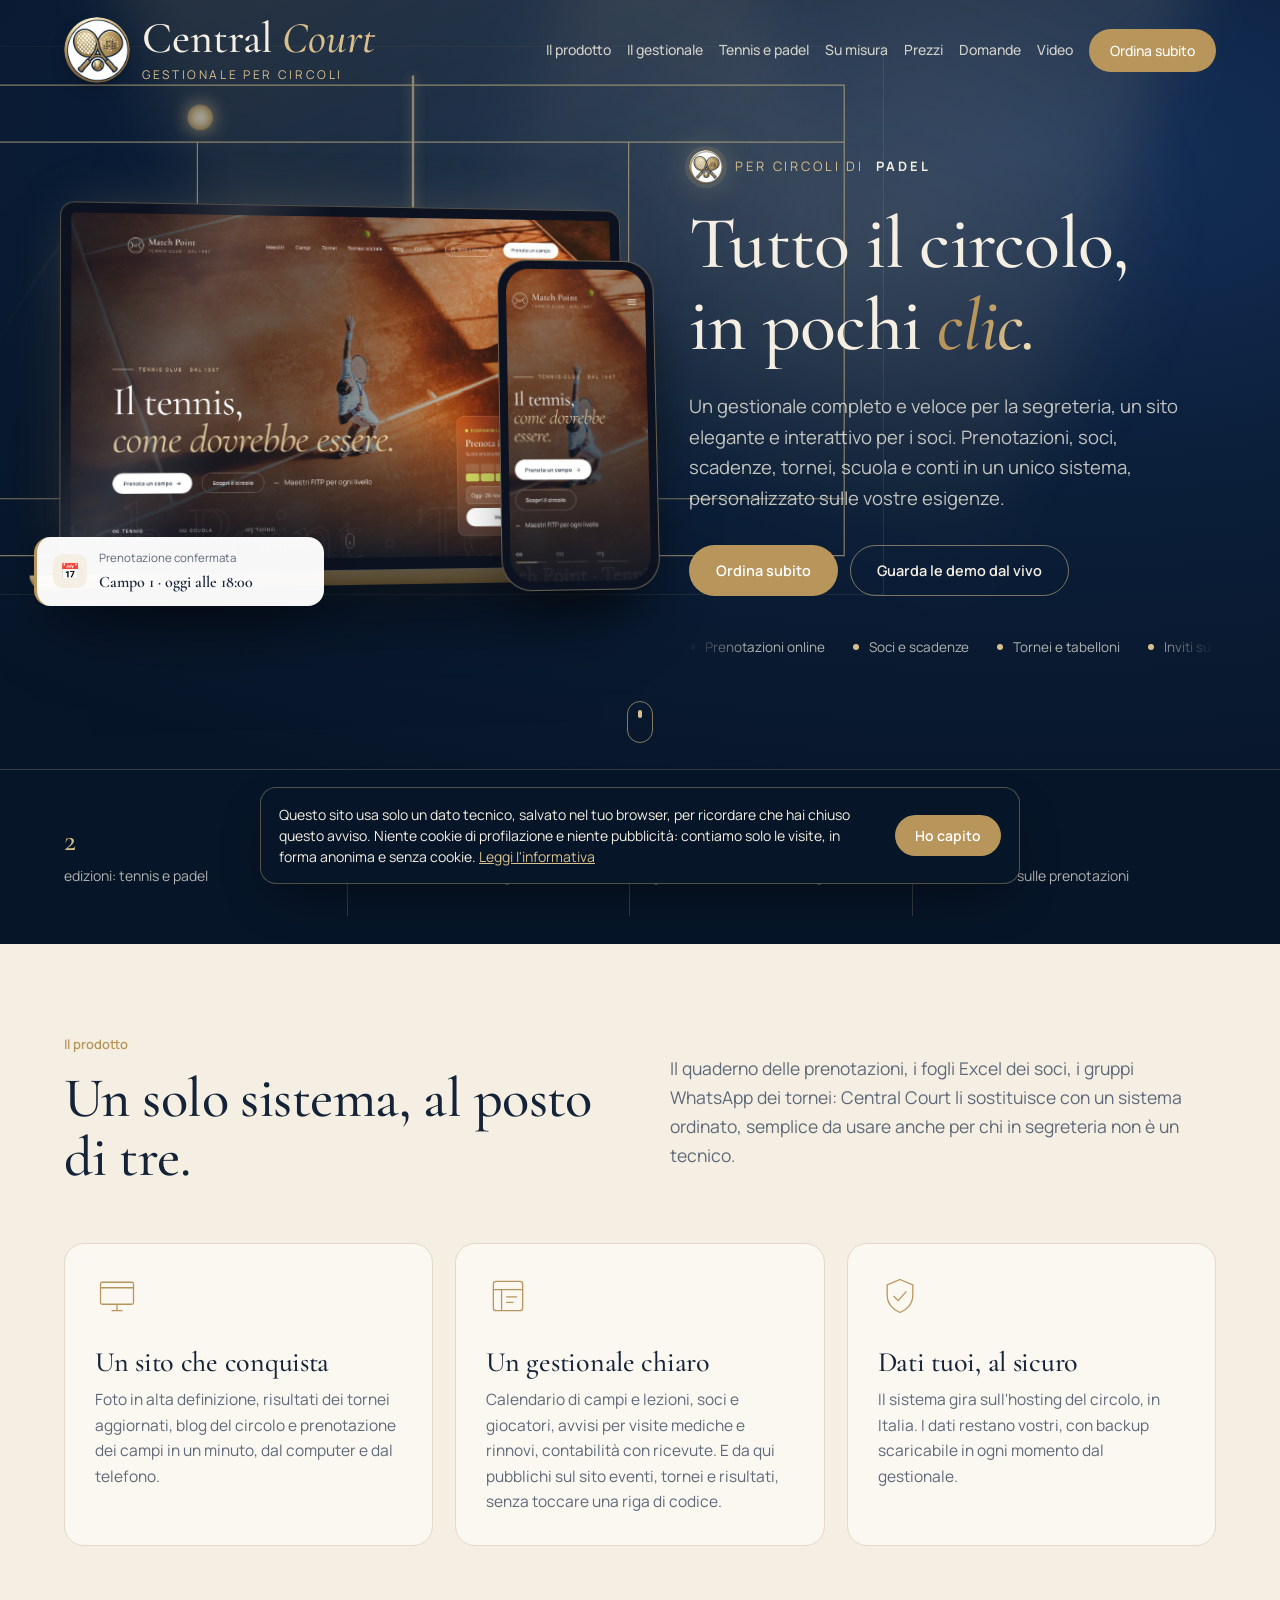
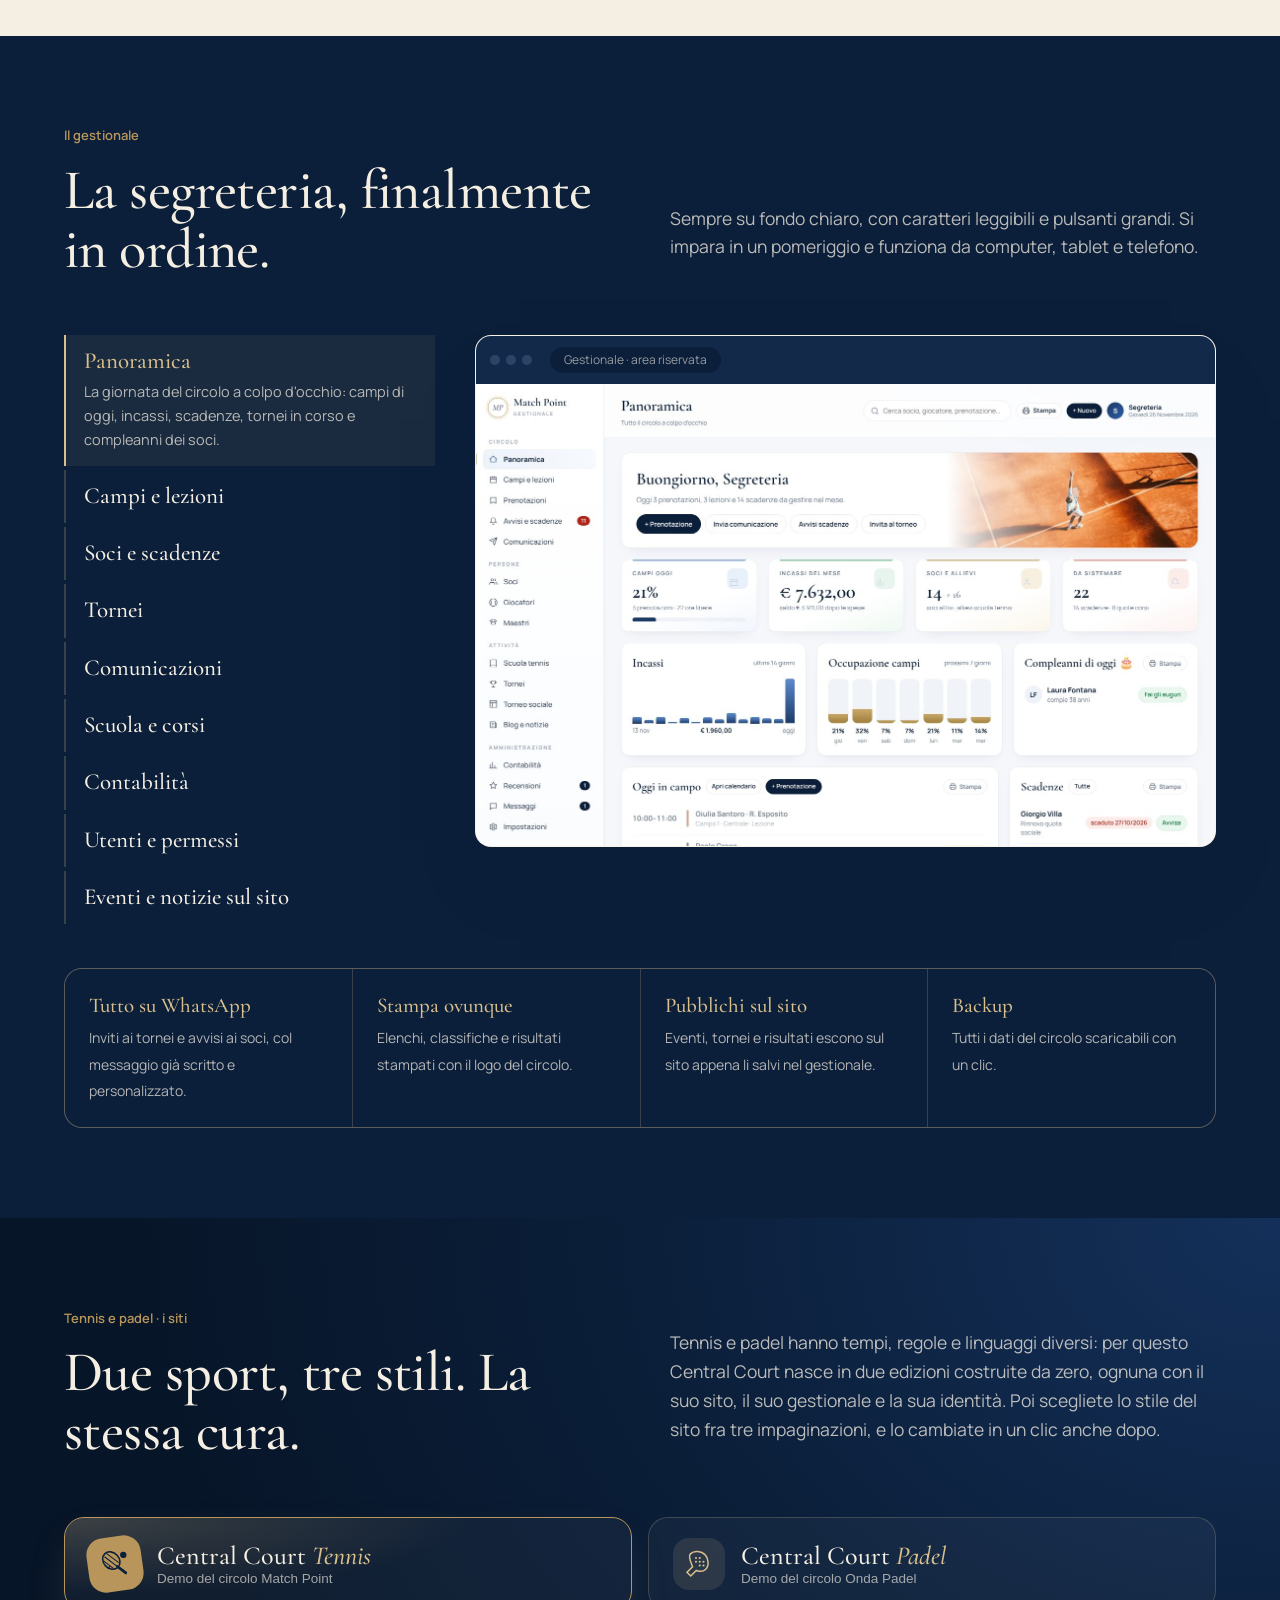
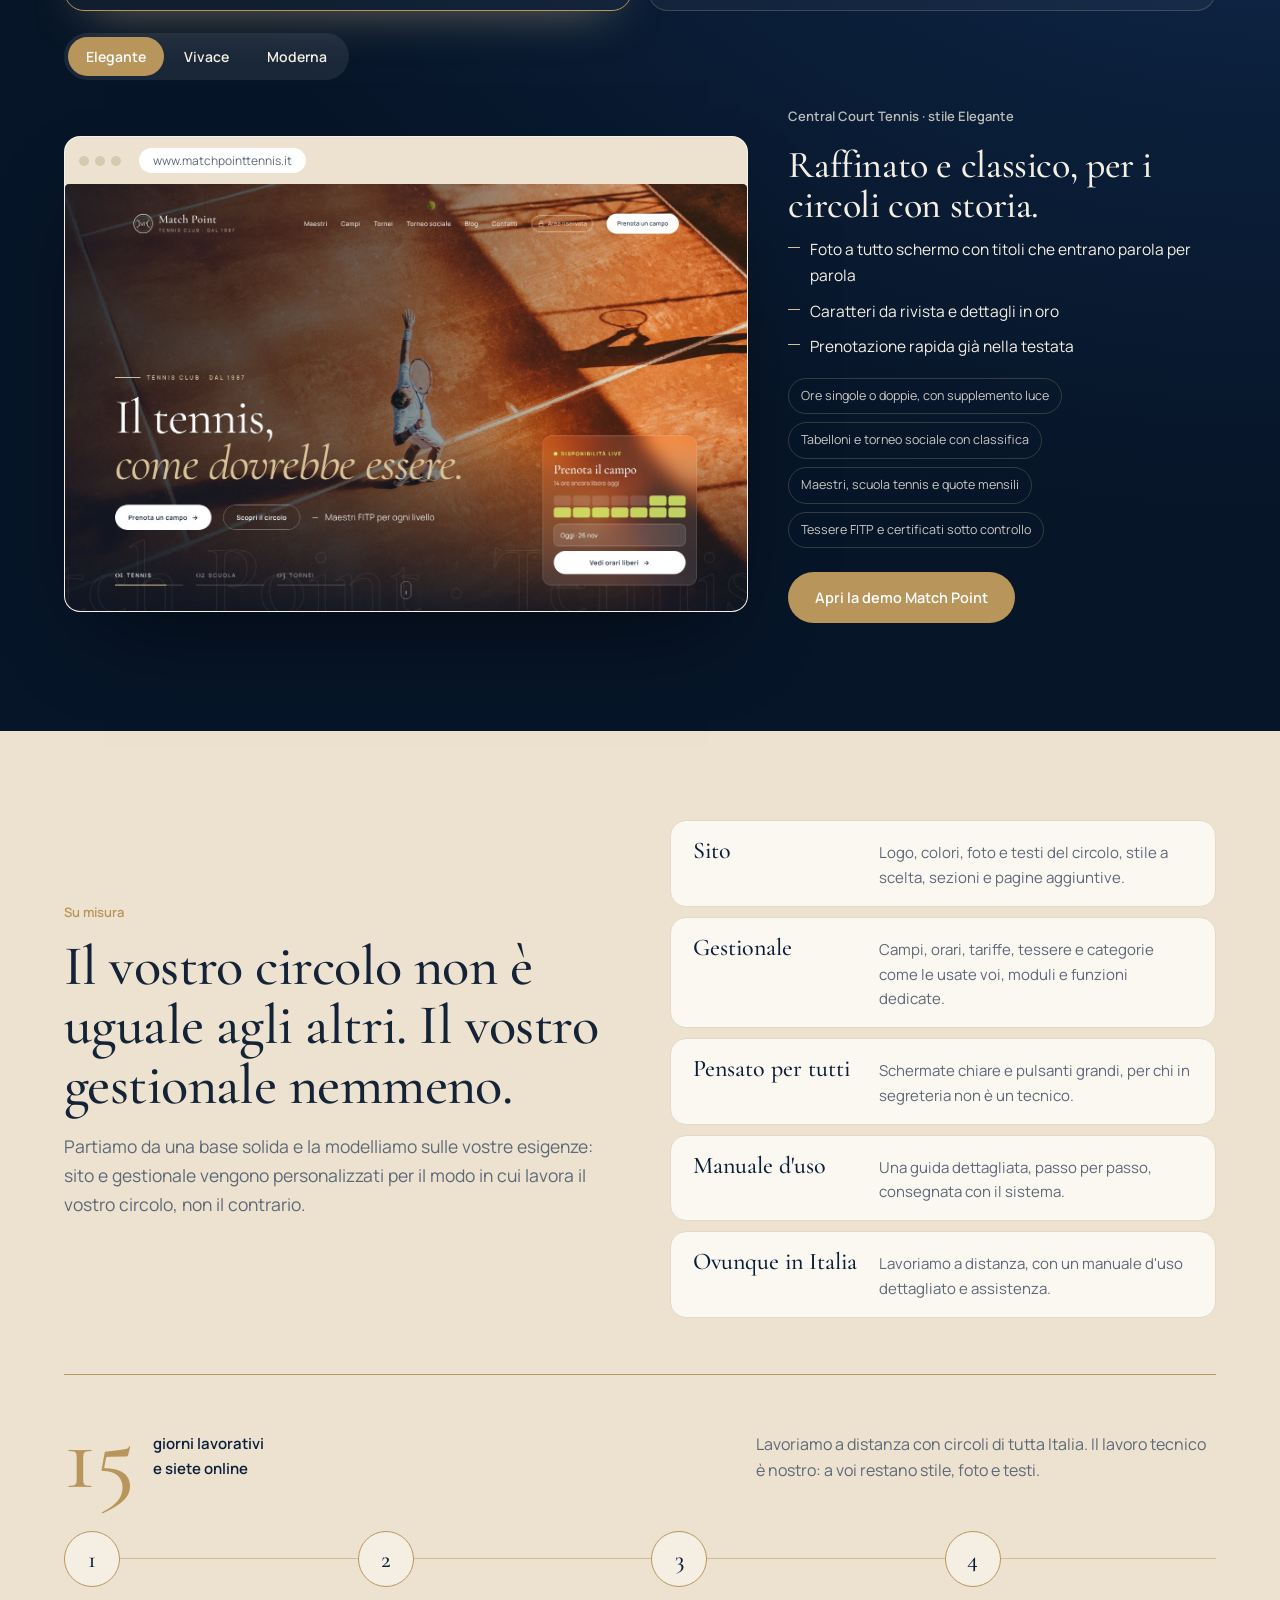
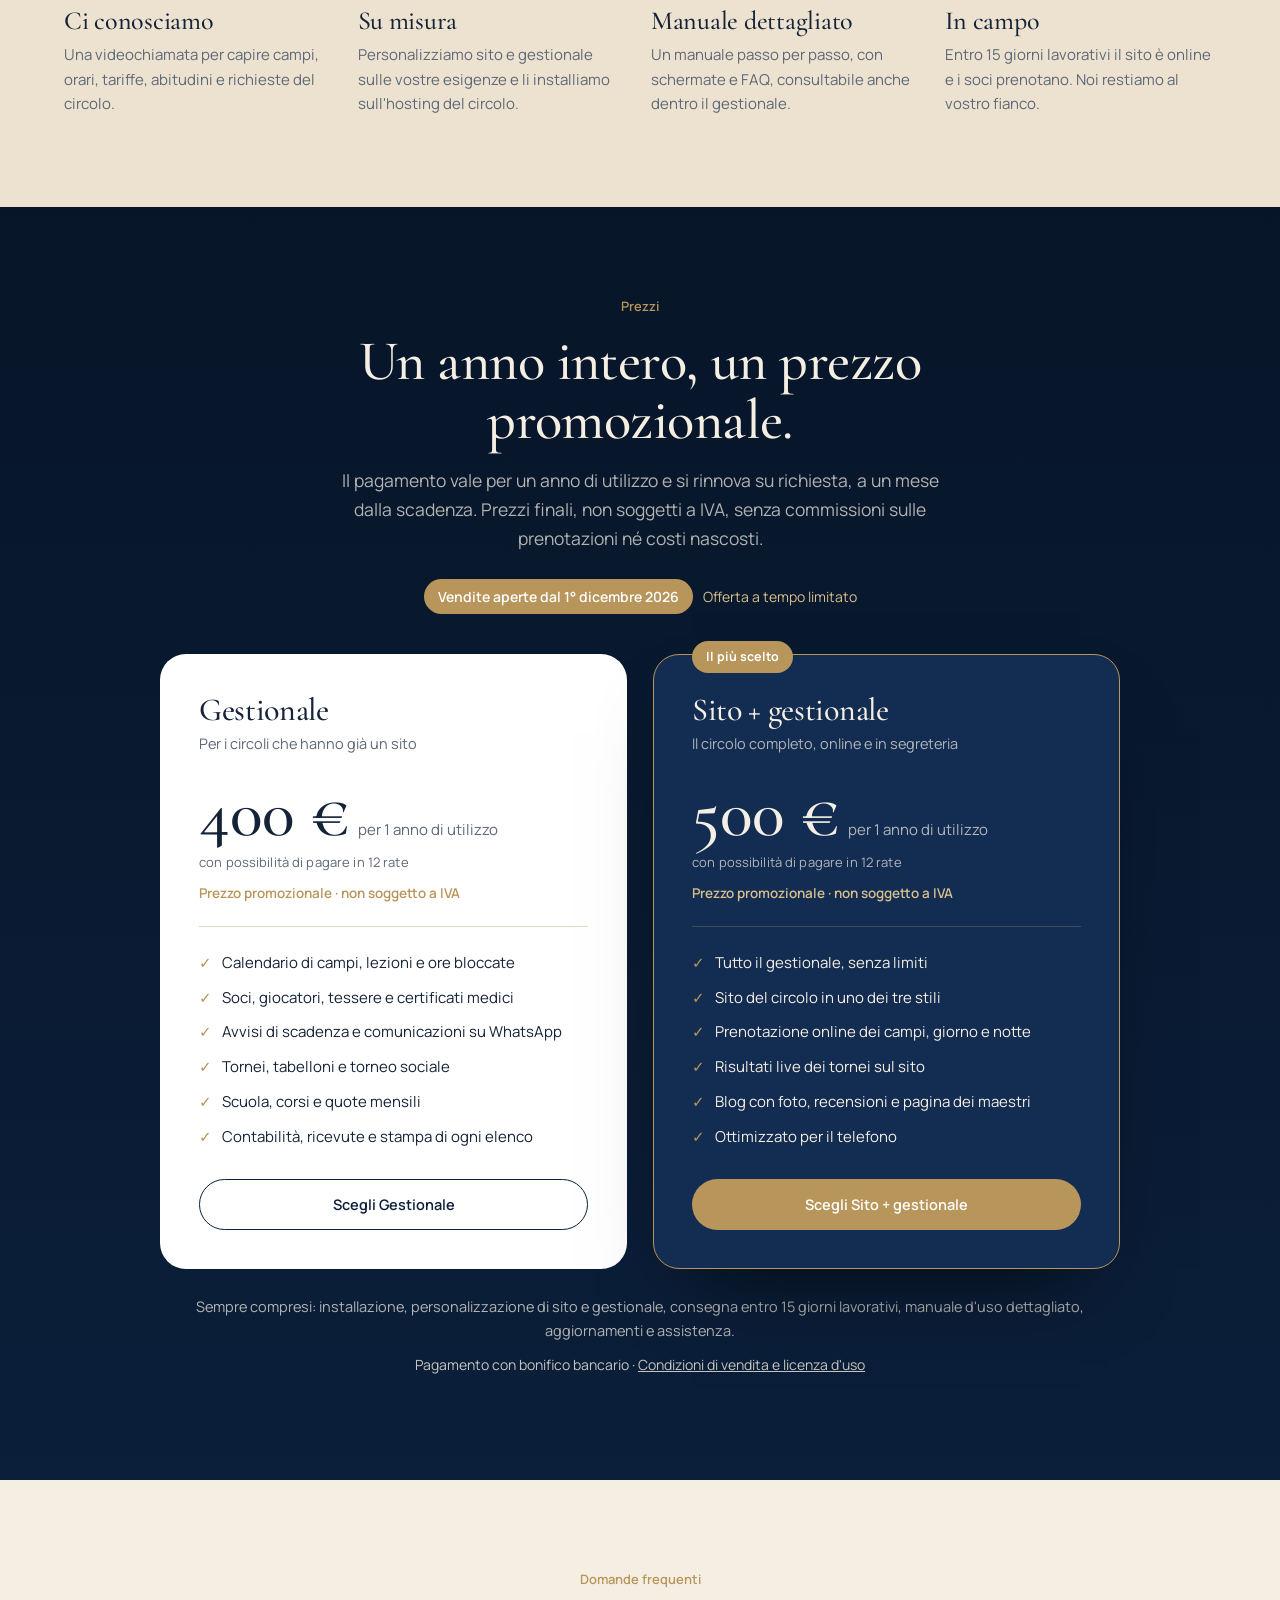
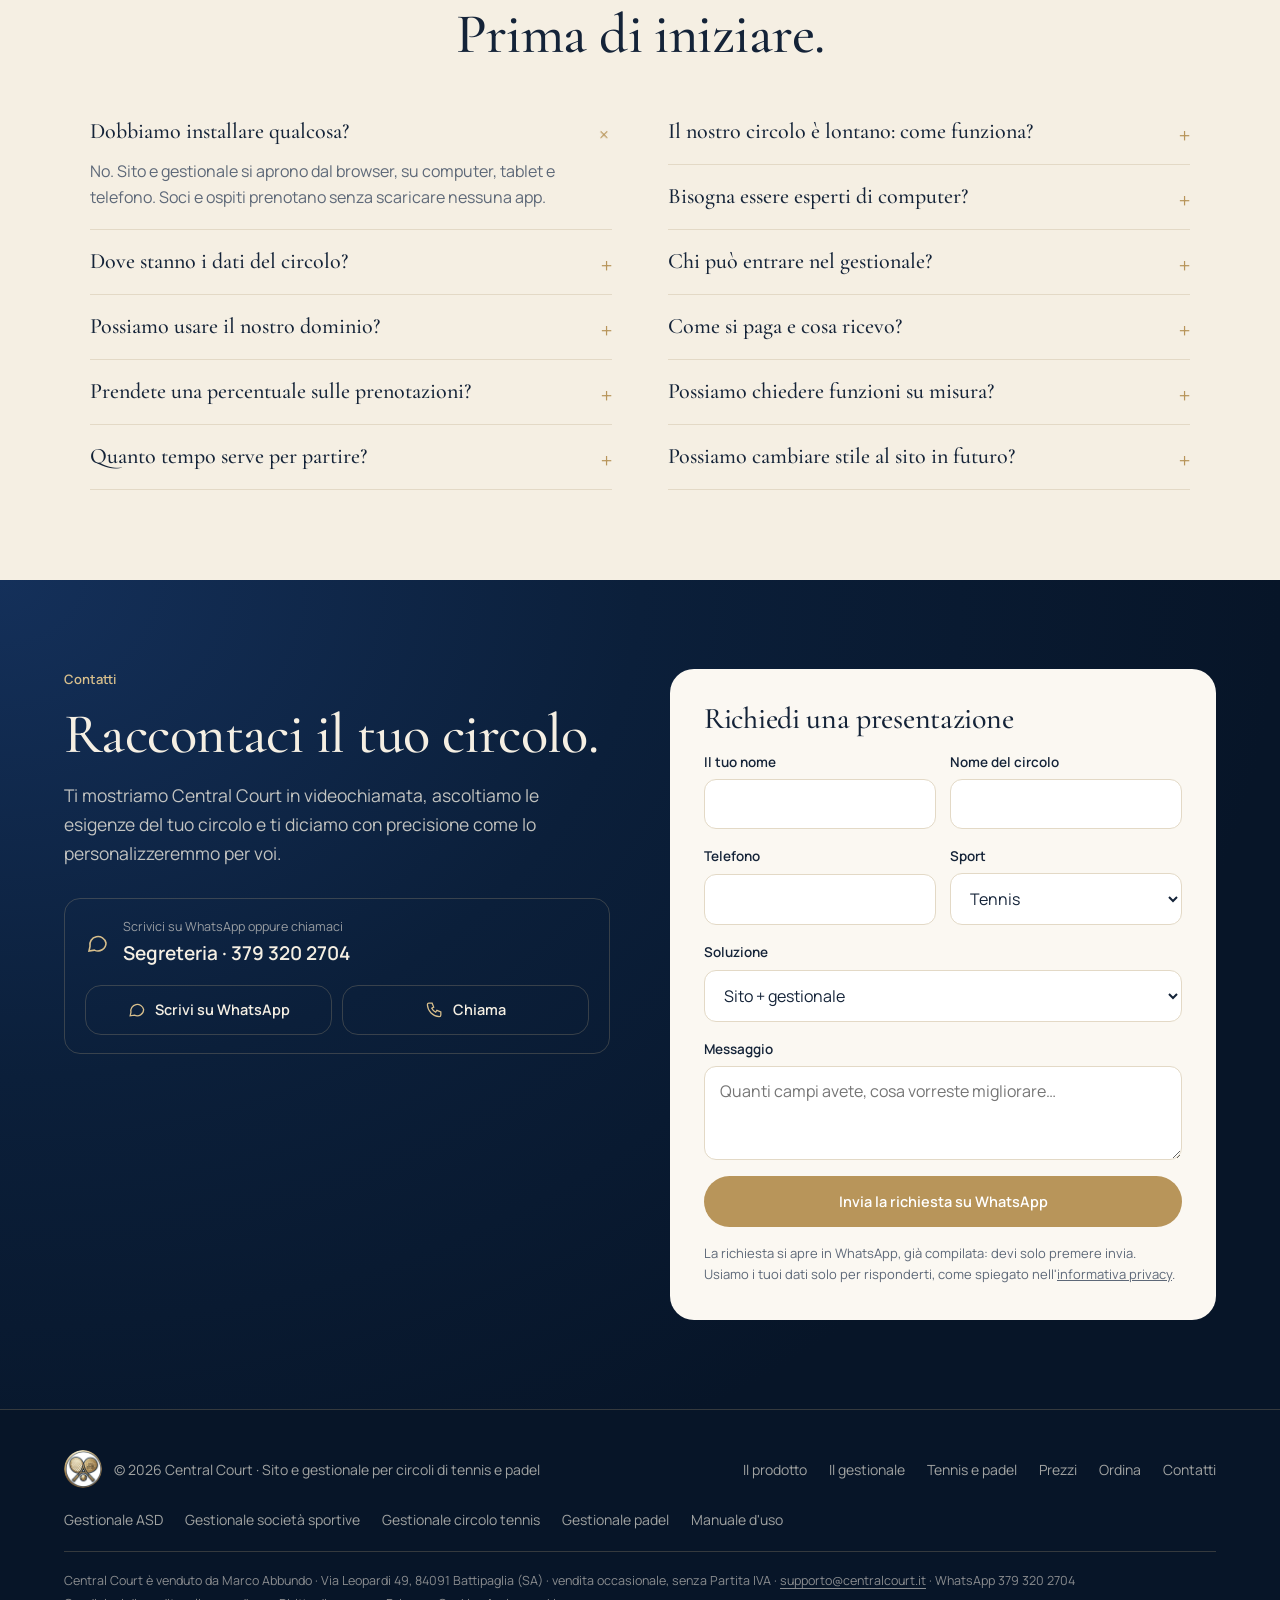
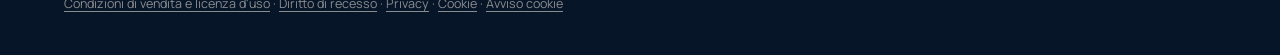
<file: index.html>
<!DOCTYPE html>
<html lang="it">
<head>
<meta charset="utf-8">
<meta name="viewport" content="width=device-width,initial-scale=1">
<title>Gestionale ASD per circoli di tennis e padel, con sito e prenotazioni online | Central Court</title>
<meta name="description" content="Central Court è il gestionale per ASD e società sportive di tennis e padel, con sito: prenotazione campi online, soci e certificati, tornei, scuola, contabilità e avvisi su WhatsApp. Su misura, online in 15 giorni.">
<link rel="canonical" href="https://www.centralcourt.it/">
<meta name="robots" content="index,follow,max-image-preview:large">
<meta name="theme-color" content="#0b1f3a">
<meta property="og:type" content="website">
<meta property="og:locale" content="it_IT">
<meta property="og:site_name" content="Central Court">
<meta property="og:url" content="https://www.centralcourt.it/">
<meta property="og:title" content="Central Court · Gestionale e sito per circoli di tennis e padel">
<meta property="og:description" content="Prenotazioni online, soci, scadenze, tornei, scuola e contabilità in un unico sistema, con un sito elegante per il tuo circolo.">
<meta property="og:image" content="https://www.centralcourt.it/img/og-central-court.jpg">
<meta property="og:image:width" content="1200"><meta property="og:image:height" content="630">
<meta property="og:image:alt" content="Central Court, gestionale e sito per circoli di tennis e padel">
<meta name="twitter:card" content="summary_large_image">
<meta name="twitter:title" content="Central Court · Gestionale e sito per circoli di tennis e padel">
<meta name="twitter:description" content="Prenotazioni online, soci, tornei, scuola e contabilità in un unico sistema.">
<meta name="twitter:image" content="https://www.centralcourt.it/img/og-central-court.jpg">
<script type="application/ld+json">{"@context": "https://schema.org", "@type": "Organization", "name": "Central Court", "url": "https://www.centralcourt.it/", "logo": "https://www.centralcourt.it/img/cc-logo-320.webp", "email": "supporto@centralcourt.it", "telephone": "+39 379 320 2704", "areaServed": "IT", "contactPoint": {"@type": "ContactPoint", "telephone": "+39 379 320 2704", "contactType": "customer support", "availableLanguage": "Italian"}}</script>
<script type="application/ld+json">{"@context": "https://schema.org", "@type": "WebSite", "name": "Central Court", "url": "https://www.centralcourt.it/", "inLanguage": "it-IT"}</script>
<script type="application/ld+json">{"@context": "https://schema.org", "@type": "SoftwareApplication", "name": "Central Court", "url": "https://www.centralcourt.it/", "image": "https://www.centralcourt.it/img/og-central-court.jpg", "applicationCategory": "BusinessApplication", "applicationSubCategory": "Gestionale per circoli sportivi", "operatingSystem": "Web, Windows, macOS, Android, iOS", "inLanguage": "it", "description": "Gestionale e sito su misura per circoli di tennis e padel: prenotazione campi online, soci e certificati, scadenze, tornei, scuola, contabilità e comunicazioni su WhatsApp.", "offers": [{"@type": "Offer", "name": "Gestionale", "price": "400", "priceCurrency": "EUR", "description": "Un anno di utilizzo"}, {"@type": "Offer", "name": "Sito + gestionale", "price": "500", "priceCurrency": "EUR", "description": "Un anno di utilizzo"}], "featureList": "Prenotazione campi online, Account giocatori con accesso Google, Soci e certificati medici, Avvisi di scadenza su WhatsApp, Tornei e tabelloni, Scuola tennis e padel, Contabilità e ricevute, Utenti e permessi"}</script>
<script type="application/ld+json">{"@context": "https://schema.org", "@type": "FAQPage", "mainEntity": [{"@type": "Question", "name": "Dobbiamo installare qualcosa?", "acceptedAnswer": {"@type": "Answer", "text": "No. Sito e gestionale si aprono dal browser, su computer, tablet e telefono. Soci e ospiti prenotano senza scaricare nessuna app."}}, {"@type": "Question", "name": "Dove stanno i dati del circolo?", "acceptedAnswer": {"@type": "Answer", "text": "Sull'hosting del circolo, presso un provider italiano come Aruba. I dati restano vostri e potete scaricarne una copia completa dal gestionale in ogni momento."}}, {"@type": "Question", "name": "Possiamo usare il nostro dominio?", "acceptedAnswer": {"@type": "Answer", "text": "Sì. Il sito viene pubblicato sul dominio del circolo, per esempio www.ilvostrocircolo.it, e il gestionale nella sua area riservata."}}, {"@type": "Question", "name": "Prendete una percentuale sulle prenotazioni?", "acceptedAnswer": {"@type": "Answer", "text": "No. Il canone è fisso: ogni euro incassato dai campi resta al circolo."}}, {"@type": "Question", "name": "Quanto tempo serve per partire?", "acceptedAnswer": {"@type": "Answer", "text": "Consegniamo sito e gestionale entro 15 giorni lavorativi dalla consegna di logo, foto e tariffe, personalizzazioni comprese."}}, {"@type": "Question", "name": "Il nostro circolo è lontano: come funziona?", "acceptedAnswer": {"@type": "Answer", "text": "Lavoriamo con circoli di tutta Italia, interamente a distanza. Insieme al sistema ricevete un manuale d'uso dettagliato, passo per passo, che trovate anche dentro il gestionale nella sezione Guida e FAQ."}}, {"@type": "Question", "name": "Bisogna essere esperti di computer?", "acceptedAnswer": {"@type": "Answer", "text": "No. Central Court è pensato per essere usato da tutti: schermate chiare, pulsanti grandi e un manuale che spiega ogni sezione passo per passo."}}, {"@type": "Question", "name": "Chi può entrare nel gestionale?", "acceptedAnswer": {"@type": "Answer", "text": "Solo le persone che l'amministratore del circolo autorizza, con email e password personali. Per ognuna sceglie il ruolo (segreteria, maestro, collaboratore…) e le sezioni che può vedere; può disattivare un accesso in qualsiasi momento, senza chiedere a noi."}}, {"@type": "Question", "name": "Come si paga e cosa ricevo?", "acceptedAnswer": {"@type": "Answer", "text": "Con bonifico bancario. Il pagamento vale per un anno di utilizzo e i prezzi sono finali, non soggetti a IVA: per ogni pagamento ricevi una ricevuta per vendita occasionale. Un mese prima della scadenza ti scriviamo e rinnovi solo se lo chiedi. Tutti i dettagli sono nelle condizioni di vendita."}}, {"@type": "Question", "name": "Possiamo chiedere funzioni su misura?", "acceptedAnswer": {"@type": "Answer", "text": "Sì. Sito e gestionale si personalizzano sulle esigenze del circolo: sezioni, moduli, tariffe, campi e funzioni dedicate. Ne parliamo nella prima videochiamata."}}, {"@type": "Question", "name": "Possiamo cambiare stile al sito in futuro?", "acceptedAnswer": {"@type": "Answer", "text": "Sì, in qualsiasi momento dalle impostazioni del gestionale. Contenuti, prenotazioni e dati restano gli stessi."}}]}</script>
<link rel="icon" type="image/png" href="img/favicon.png">
<link rel="apple-touch-icon" href="img/apple-touch-icon.png">
<link href="/fonts/fonts.css" rel="stylesheet">
<style>
/* VOICE occasione: vetrina di una maison del software, sobria e preziosa
   IDEA il campo centrale visto dall'alto, tracciato in oro come su un invito di gala
   PICTURE il campo in filigrana d'oro con computer e telefono che mostrano il prodotto vero
   COLOUR blu notte, crema, oro; bianco caldo per le schermate
   TYPE Cormorant Garamond per i titoli + Manrope per il testo
   LAYOUT computer: testo a sinistra, prodotto sul campo a destra; telefono: testo, prodotto, azioni */
:root{--navy:#0b1f3a;--navy2:#0f2747;--deep:#071528;--cream:#f5efe3;--cream2:#ece2cf;--paper:#fbf8f2;--gold:#b8955a;--gold2:#d8bf8c;--ink:#142338;--soft:#5d6878;--line:#e3d9c6;--lineN:rgba(216,191,140,.22);--serif:'Cormorant Garamond',Georgia,serif;--sans:'Manrope',system-ui,-apple-system,'Segoe UI',sans-serif;color-scheme:light}
*{box-sizing:border-box;min-width:0}
html{scroll-behavior:smooth}
body{margin:0;background:var(--cream);color:var(--ink);font:16px/1.65 var(--sans);-webkit-font-smoothing:antialiased;overflow-x:clip}
img{max-width:100%;display:block}
a{color:inherit}
.wrap{width:min(1200px,100% - 2*max(5vw,16px));margin:0 auto}
h1,h2,h3{font-family:var(--serif);font-weight:500;line-height:1.05;letter-spacing:-.01em;margin:0}
.kick{font-size:13px;font-weight:600;color:var(--gold);margin:0 0 14px}
.h2{font-size:clamp(36px,4.4vw,58px)}
.lead{font-size:17.5px;color:var(--soft);max-width:600px}
.btn{display:inline-flex;align-items:center;gap:10px;padding:15px 26px;border-radius:999px;font:600 14.5px var(--sans);text-decoration:none;border:1px solid transparent;cursor:pointer;transition:transform .3s,background .3s,box-shadow .3s}
.btn:hover{transform:translateY(-2px)}
.b-gold{background:var(--gold);color:#fff}.b-gold:hover{background:#a8844b;box-shadow:0 14px 30px -12px rgba(184,149,90,.8)}
.b-line{border-color:rgba(216,191,140,.55);color:var(--cream)}.b-line:hover{border-color:var(--gold2);background:rgba(216,191,140,.08)}
.b-navy{background:var(--navy);color:var(--cream)}.b-dark-line{border-color:var(--navy);color:var(--navy)}
section{padding:clamp(60px,7vw,96px) 0}
/* testata */
.top{position:fixed;inset:0 0 auto;z-index:50;transition:background .35s,box-shadow .35s}
.top .in{display:flex;align-items:center;justify-content:space-between;height:100px;gap:20px}
.top.solid{background:rgba(7,21,40,.94);backdrop-filter:blur(10px);box-shadow:0 1px 0 var(--lineN)}
.logo{display:flex;align-items:center;gap:12px;text-decoration:none;color:var(--cream)}
.logo img{width:66px;height:66px;flex:none;border-radius:50%;box-shadow:0 6px 18px -8px rgba(0,0,0,.6)}
footer .flogo{display:flex;align-items:center;gap:12px}footer .flogo img{width:38px;height:38px;border-radius:50%}
.logo b{font:500 44px/1 var(--serif);display:block;letter-spacing:0}@media(max-width:1100px){.logo b{font-size:38px}}@media(max-width:600px){.logo b{font-size:33px}.logo img{width:52px;height:52px}.logo small{font-size:9.5px;letter-spacing:.16em}}.logo b em{font-style:italic;color:var(--gold2)}
.logo small{font-size:12px;letter-spacing:.22em;text-transform:uppercase;color:var(--gold2);display:block;margin-top:5px}
.nav{display:flex;align-items:center;gap:28px}
.nav a{color:rgba(245,239,227,.82);text-decoration:none;font-size:14px;font-weight:500;transition:color .25s}
.nav a:hover{color:var(--gold2)}
.nav .btn{padding:11px 20px;color:#fff}
.burger{display:none;background:none;border:1px solid var(--lineN);color:var(--cream);width:44px;height:44px;border-radius:12px;font-size:20px;cursor:pointer}
@media(max-width:1120px){.burger{display:block}.nav{position:fixed;inset:78px 0 auto;background:var(--deep);flex-direction:column;align-items:stretch;gap:0;padding:10px max(5vw,16px) 26px;display:none;border-top:1px solid var(--lineN)}.nav a{padding:15px 0;border-bottom:1px solid var(--lineN);font-size:17px}.nav .btn{margin-top:18px;justify-content:center}body.menu .nav{display:flex}body.menu .top{background:var(--deep)}}
/* apertura */
.hero{background:radial-gradient(120% 90% at 80% 20%,#14305a 0%,var(--navy) 45%,var(--deep) 100%);color:var(--cream);padding:150px 0 110px;position:relative;overflow:hidden;isolation:isolate}
.hero .court{position:absolute;left:-6%;top:6%;width:min(980px,90vw);opacity:.6;pointer-events:none;z-index:-1}
.court .lines>*{stroke-dasharray:1;stroke-dashoffset:1;animation:draw 2.2s cubic-bezier(.6,0,.2,1) forwards}
.court .lines>*:nth-child(2){animation-delay:.35s}.court .lines>*:nth-child(3){animation-delay:.7s}.court .lines .net{animation-delay:1s;filter:drop-shadow(0 0 6px rgba(216,191,140,.8))}
@keyframes draw{to{stroke-dashoffset:0}}
.court .trail{stroke-dasharray:.16 1;stroke-dashoffset:1.16;animation:trail 3.2s cubic-bezier(.35,0,.4,1) 1.6s infinite}
@keyframes trail{to{stroke-dashoffset:0}}
.court .ball{filter:drop-shadow(0 0 10px rgba(255,220,150,.9));opacity:0;animation:bin .3s 1.6s forwards}@keyframes bin{to{opacity:1}}
.beam{position:absolute;top:-30%;width:46%;height:150%;background:linear-gradient(180deg,rgba(216,191,140,.16),rgba(216,191,140,0) 70%);filter:blur(30px);transform-origin:top center;z-index:-1;opacity:0;animation:beamIn 2.4s .3s ease-out forwards,sway 14s 2.7s ease-in-out infinite alternate}
.beam.b1{left:4%;transform:rotate(-22deg)}.beam.b2{right:2%;transform:rotate(20deg);animation-delay:.7s,3.1s}
@keyframes beamIn{to{opacity:1}}@keyframes sway{to{transform:rotate(-10deg)}}
.beam.b2{animation-name:beamIn,sway2}@keyframes sway2{to{transform:rotate(30deg)}}
.spot{position:absolute;inset:0;z-index:-1;pointer-events:none;background:radial-gradient(520px circle at var(--mx,70%) var(--my,30%),rgba(216,191,140,.13),transparent 60%);transition:background .2s}
.h-in{position:relative;display:grid;grid-template-columns:minmax(0,1.08fr) minmax(0,1fr);gap:56px;align-items:center}.h-in .stage{order:-1}
.h-kick{display:flex;align-items:center;gap:12px;font-size:13px;letter-spacing:.22em;text-transform:uppercase;color:var(--gold2);margin:0 0 22px;opacity:0;animation:up .8s .2s forwards}
.h-kick img{border-radius:50%;box-shadow:0 0 0 4px rgba(216,191,140,.12),0 0 30px rgba(216,191,140,.35);animation:spin 18s linear infinite}
@keyframes spin{to{transform:rotate(360deg)}}
.rot{position:relative;display:inline-grid;color:var(--cream);font-weight:700}.rot b{grid-area:1/1;opacity:0;transform:translateY(60%);transition:.6s cubic-bezier(.2,.8,.2,1);white-space:nowrap}.rot b.on{opacity:1;transform:none}.rot b.out{opacity:0;transform:translateY(-60%)}
.hero h1{font-size:clamp(46px,5.8vw,86px);font-weight:500;margin:0 0 22px;line-height:1.02}
.hero h1 .w{display:inline-block;overflow:hidden;vertical-align:top;padding-bottom:.08em}.hero h1 .w>span{display:inline-block;transform:translateY(110%);animation:wup 1s cubic-bezier(.2,.8,.2,1) forwards}
.hero h1 .w:nth-child(1)>span{animation-delay:.35s}.hero h1 .w:nth-child(2)>span{animation-delay:.43s}.hero h1 .w:nth-child(3)>span{animation-delay:.51s}.hero h1 .w:nth-child(5)>span{animation-delay:.62s}.hero h1 .w:nth-child(6)>span{animation-delay:.70s}.hero h1 .w:nth-child(7)>span{animation-delay:.80s}
@keyframes wup{to{transform:none}}
.hero h1 i{color:var(--gold2);background:linear-gradient(100deg,#b8955a 20%,#fff1cf 45%,#d8bf8c 60%,#b8955a 80%);background-size:250% 100%;-webkit-background-clip:text;background-clip:text;-webkit-text-fill-color:transparent;animation:gl 4.5s 1.8s ease-in-out infinite}
@keyframes gl{0%{background-position:100% 0}60%,100%{background-position:-50% 0}}
.hero .h-p{color:rgba(245,239,227,.78);font-size:18.5px;max-width:520px;margin:0 0 32px;opacity:0;animation:up .9s 1s forwards}
.hero .cta{opacity:0;animation:up .9s 1.15s forwards;display:flex;flex-wrap:wrap;gap:12px}
@keyframes up{from{opacity:0;transform:translateY(18px)}to{opacity:1;transform:none}}
.shine{position:relative;overflow:hidden}.shine::after{content:"";position:absolute;inset:0;background:linear-gradient(110deg,transparent 30%,rgba(255,255,255,.55) 50%,transparent 70%);transform:translateX(-120%);animation:sh 3.6s 2.2s ease-in-out infinite}
@keyframes sh{40%,100%{transform:translateX(120%)}}
.h-mar{margin-top:40px;overflow:hidden;-webkit-mask:linear-gradient(90deg,transparent,#000 12%,#000 88%,transparent);mask:linear-gradient(90deg,transparent,#000 12%,#000 88%,transparent);opacity:0;animation:up .9s 1.3s forwards}
.h-track{display:flex;gap:28px;width:max-content;animation:mar 32s linear infinite}.h-track span{display:flex;align-items:center;gap:10px;font-size:13.5px;color:rgba(245,239,227,.72);white-space:nowrap}.h-track span::before{content:"";width:6px;height:6px;border-radius:50%;background:var(--gold2)}
@keyframes mar{to{transform:translateX(-50%)}}
.stage{position:relative;padding:20px 0 40px;perspective:1600px;opacity:0;animation:stIn 1.4s .5s cubic-bezier(.2,.8,.2,1) forwards}
@keyframes stIn{from{opacity:0;transform:translateY(40px) scale(.96)}to{opacity:1;transform:none}}
.tilt{position:relative;transform-style:preserve-3d;transform:rotateY(var(--ry,8deg)) rotateX(var(--rx,4deg));transition:transform .5s cubic-bezier(.2,.8,.2,1)}
.laptop{position:relative;z-index:1}
.laptop .scr{position:relative;background:#0c1220;border-radius:14px 14px 4px 4px;padding:10px 10px 12px;border:1px solid rgba(216,191,140,.35);box-shadow:0 50px 90px -30px rgba(0,0,0,.8),0 0 60px -20px rgba(216,191,140,.35);overflow:hidden}
.sl{position:relative;aspect-ratio:16/10;border-radius:4px;overflow:hidden}.phone .sl{aspect-ratio:9/19.5;border-radius:23px}
.sl img{position:absolute;inset:0;width:100%;height:100%;object-fit:cover;object-position:top;opacity:0;transform:scale(1.04);transition:opacity 1s ease,transform 6s ease-out}.sl img.on{opacity:1;transform:none}
.glare{position:absolute;inset:0;background:linear-gradient(115deg,transparent 35%,rgba(255,255,255,.12) 48%,transparent 60%);transform:translateX(var(--gx,-30%));pointer-events:none;transition:transform .5s}
.laptop .base{height:14px;margin:0 -5%;background:linear-gradient(180deg,#c9b083,#8c7044);border-radius:0 0 14px 14px}
.phone{position:absolute;z-index:2;right:-14px;bottom:-6px;width:28%;background:#0c1220;border-radius:30px;padding:8px;border:1px solid rgba(216,191,140,.45);box-shadow:0 30px 60px -20px rgba(0,0,0,.75);transform:translateZ(60px);animation:fl 7s ease-in-out infinite}
.toasts{position:absolute;z-index:3;left:-30px;bottom:18px;display:grid;gap:10px;width:290px;pointer-events:none}
.toast{display:flex;align-items:center;gap:12px;background:rgba(255,255,255,.97);color:var(--ink);border-radius:16px;padding:12px 16px;box-shadow:0 24px 50px -20px rgba(0,0,0,.6);border-left:3px solid var(--gold);transform:translateX(-30px) scale(.95);opacity:0;transition:.6s cubic-bezier(.2,.8,.2,1)}
.toast.in{transform:none;opacity:1}.toast.gone{opacity:0;transform:translateY(-14px) scale(.96)}
.toast i{flex:none;width:34px;height:34px;border-radius:10px;display:grid;place-items:center;font-style:normal;font-size:16px;background:var(--cream)}.toast.wa i{background:#d9fdd3}
.toast small{display:block;font-size:11.5px;color:var(--soft)}.toast b{font:600 16px/1.2 var(--serif)}
@keyframes fl{50%{transform:translateZ(60px) translateY(-10px)}}
.h-down{position:absolute;left:50%;bottom:26px;width:26px;height:42px;border:1.5px solid rgba(216,191,140,.6);border-radius:14px;transform:translateX(-50%)}.h-down span{position:absolute;left:50%;top:8px;width:4px;height:8px;margin-left:-2px;border-radius:2px;background:var(--gold2);animation:dn 1.8s infinite}
@keyframes dn{0%{opacity:0;transform:translateY(0)}30%{opacity:1}80%,100%{opacity:0;transform:translateY(14px)}}
@media(max-width:900px){.h-in{grid-template-columns:minmax(0,1fr)}.hero{padding:120px 0 90px}.toasts{left:0;width:250px;bottom:-4px}.phone{right:0}.tilt{transform:none}.beam{width:80%}.h-down{display:none}}
/* nastro dei valori */
.vals{background:var(--deep);color:var(--cream);border-top:1px solid var(--lineN);padding:0}
.vals .wrap{display:grid;grid-template-columns:repeat(4,minmax(0,1fr))}
.vals div{padding:28px 22px;border-left:1px solid var(--lineN)}.vals div:first-child{border-left:0;padding-left:0}
.vals b{display:block;font:500 30px/1 var(--serif);color:var(--gold2);margin-bottom:6px}.vals span{font-size:14px;color:rgba(245,239,227,.72)}
@media(max-width:800px){.vals .wrap{grid-template-columns:1fr 1fr}.vals div{border-left:0;padding:22px 0;border-bottom:1px solid var(--lineN)}}
/* il prodotto */
.split{display:grid;grid-template-columns:minmax(0,1fr) minmax(0,1fr);gap:60px;align-items:end;margin-bottom:56px}
@media(max-width:800px){.split{grid-template-columns:1fr;gap:16px}}
.pillars{display:grid;grid-template-columns:repeat(3,minmax(0,1fr));gap:22px}
.pil{background:var(--paper);border:1px solid var(--line);border-radius:20px;padding:30px}
.pil svg{width:44px;height:44px;stroke:var(--gold);fill:none;stroke-width:1.4;margin-bottom:22px}
.pil h3{font-size:28px;margin-bottom:10px}.pil p{margin:0;color:var(--soft);font-size:15.5px}
@media(max-width:900px){.pillars{grid-template-columns:1fr}}
/* edizioni */
.ed{background:var(--paper)}
.eds{display:grid;grid-template-columns:repeat(2,minmax(0,1fr));gap:26px}
.edc{border-radius:24px;overflow:hidden;background:var(--navy);color:var(--cream);display:flex;flex-direction:column}
.edc .pic{aspect-ratio:16/10;overflow:hidden;border-bottom:1px solid var(--lineN)}
.edc .pic img{width:100%;height:100%;object-fit:cover;object-position:top;transition:transform 1.2s}
.edc:hover .pic img{transform:scale(1.04)}
.edc .tx{padding:30px 32px 34px;display:flex;flex-direction:column;gap:14px;flex:1}
.edc h3{font-size:36px}.edc h3 i{color:var(--gold2)}
.edc ul{margin:0;padding:0;list-style:none;display:grid;gap:8px;font-size:15px;color:rgba(245,239,227,.8)}
.edc li{display:flex;gap:10px}.edc li::before{content:"";flex:none;width:14px;height:1px;background:var(--gold2);margin-top:12px}
.edc .cta{margin-top:auto;padding-top:10px}
@media(max-width:800px){.eds{grid-template-columns:1fr}}
/* stili */
.seg{display:inline-flex;background:var(--cream2);border-radius:999px;padding:4px;gap:2px}
.seg button{border:0;background:none;font:600 14px var(--sans);color:var(--ink);padding:10px 18px;border-radius:999px;cursor:pointer;transition:.25s}
.seg button.on{background:var(--navy);color:var(--cream)}
.ctrls{display:flex;gap:12px;flex-wrap:wrap;margin-bottom:26px}
.show{display:grid;grid-template-columns:minmax(0,1.6fr) minmax(0,1fr);gap:40px;align-items:center}
.brw{background:#fff;border-radius:16px;border:1px solid var(--line);overflow:hidden;box-shadow:0 40px 80px -45px rgba(11,31,58,.55)}
.brw .bar{display:flex;align-items:center;gap:6px;padding:11px 14px;background:var(--cream2);font-size:12px;color:var(--soft)}
.brw .bar i{width:10px;height:10px;border-radius:50%;background:#d6c9b0}.brw .bar span{margin-left:12px;background:#fff;border-radius:999px;padding:3px 14px}
.brw img{aspect-ratio:16/10;object-fit:cover;object-position:top;width:100%;transition:opacity .35s}
.sdesc h3{font-size:38px;margin-bottom:12px}.sdesc p{color:var(--soft);margin:0 0 18px}
.sdesc ul{margin:0;padding:0;list-style:none;display:grid;gap:10px}
.sdesc li{padding-left:22px;position:relative;font-size:15.5px}.sdesc li::before{content:"";position:absolute;left:0;top:10px;width:12px;height:1px;background:var(--gold)}
@media(max-width:900px){.show{grid-template-columns:1fr}}
/* stili su blu */
.sti{background:radial-gradient(90% 80% at 100% 0%,#14305a,var(--navy) 55%,var(--deep));color:var(--cream)}
.sti .lead,.sti .sdesc p{color:rgba(245,239,227,.75)}.sti .sdesc li::before{background:var(--gold2)}
.sti .seg{background:rgba(255,255,255,.08)}.sti .seg button{color:var(--cream)}.sti .seg button.on{background:var(--gold);color:#fff}
.sti .brw{border-color:var(--lineN);box-shadow:0 40px 90px -40px rgba(0,0,0,.7)}.sti .sdesc .btn.b-navy{background:var(--gold);color:#fff}
/* edizioni + stili */
.anc{position:relative;top:-90px;display:block}
.sp2{display:grid;grid-template-columns:1fr 1fr;gap:16px;margin:44px 0 22px}
.sp2 button{position:relative;display:flex;align-items:center;gap:16px;text-align:left;padding:20px 24px;border-radius:20px;border:1px solid var(--lineN);background:rgba(255,255,255,.04);color:var(--cream);cursor:pointer;transition:.35s;overflow:hidden}
.sp2 button::before{content:"";position:absolute;inset:0;background:radial-gradient(120% 140% at 0% 0%,rgba(216,191,140,.22),transparent 60%);opacity:0;transition:.35s}
.sp2 button:hover{transform:translateY(-3px);border-color:rgba(216,191,140,.5)}
.sp2 button.on{border-color:var(--gold);box-shadow:0 20px 50px -25px rgba(216,191,140,.55)}.sp2 button.on::before{opacity:1}
.sp2 .ic{position:relative;width:52px;height:52px;flex:none;display:grid;place-items:center;color:var(--gold2);border-radius:16px;background:rgba(216,191,140,.12);transition:.5s}.sp2 button.on .ic{background:var(--gold);color:var(--navy);transform:rotate(-8deg) scale(1.05)}
.sp2 b{position:relative;display:block;font:500 26px/1.1 var(--serif)}.sp2 b i{color:var(--gold2)}.sp2 small{position:relative;color:rgba(245,239,227,.65);font-size:13.5px}
.sti .seg{position:relative}.sti .seg button{position:relative;z-index:1;background:transparent!important;transition:color .3s}.sti .seg button.on{color:#fff}
.prog{position:absolute;top:4px;bottom:4px;left:4px;border-radius:999px;background:var(--gold);transition:left .45s cubic-bezier(.2,.8,.2,1),width .45s;z-index:0}
.sti .brw{transition:transform .4s cubic-bezier(.2,.8,.2,1);transform-style:preserve-3d}
.sti .brw .sl{position:relative;aspect-ratio:16/10;overflow:hidden}
.sti .brw .sl img{position:absolute;inset:0;width:100%;height:100%;object-fit:cover;object-position:top;opacity:0;transform:scale(1.03);transition:opacity .7s,transform 1.2s cubic-bezier(.2,.8,.2,1)}.sti .brw .sl img.on{opacity:1;transform:none}
.sdesc.in>*{animation:up .6s both}.sdesc.in>*:nth-child(2){animation-delay:.06s}.sdesc.in>*:nth-child(3){animation-delay:.12s}.sdesc.in>*:nth-child(4){animation-delay:.18s}.sdesc.in>*:nth-child(5){animation-delay:.24s}
.chips{display:flex;flex-wrap:wrap;gap:8px;margin-top:18px}.chips span{font-size:12.5px;padding:7px 12px;border-radius:999px;border:1px solid var(--lineN);color:rgba(245,239,227,.82)}
@media(max-width:700px){.sp2{grid-template-columns:1fr}.sp2 b{font-size:22px}}
/* gestionale */
.gest{background:var(--navy);color:var(--cream)}
.gest .lead{color:rgba(245,239,227,.75)}
.gx{display:grid;grid-template-columns:minmax(0,.8fr) minmax(0,1.6fr);gap:40px;align-items:start;margin-top:50px}
.mods{display:grid;gap:4px}
.mod{text-align:left;background:none;border:0;border-left:2px solid var(--lineN);color:var(--cream);padding:14px 18px;cursor:pointer;font:inherit;transition:.25s}
.mod b{display:block;font:500 23px/1.1 var(--serif)}.mod span{display:none;font-size:14.5px;color:rgba(245,239,227,.72);margin-top:6px}
.mod.on{border-left-color:var(--gold2);background:rgba(216,191,140,.07)}.mod.on b{color:var(--gold2)}.mod.on span{display:block}
.mod:hover b{color:var(--gold2)}
.gx .brw{border-color:var(--lineN);position:sticky;top:100px}.gx .brw .bar{background:#13294a;color:rgba(245,239,227,.6)}.gx .brw .bar i{background:#2b4468}.gx .brw .bar span{background:#0b1f3a}
@media(max-width:900px){.gx{grid-template-columns:1fr}.gx .brw{position:static;order:-1}}
.gfeat{display:grid;grid-template-columns:repeat(4,minmax(0,1fr));gap:1px;background:var(--lineN);border:1px solid var(--lineN);border-radius:18px;overflow:hidden;margin-top:44px}
.gfeat div{background:var(--navy);padding:24px}.gfeat b{display:block;font:500 21px var(--serif);color:var(--gold2);margin-bottom:6px}.gfeat span{font-size:14px;color:rgba(245,239,227,.72)}
@media(max-width:900px){.gfeat{grid-template-columns:1fr 1fr}}@media(max-width:520px){.gfeat{grid-template-columns:1fr}}
/* su misura */
.mis{background:var(--cream2)}
.mi-in{display:grid;grid-template-columns:minmax(0,1fr) minmax(0,1fr);gap:60px;align-items:center}
.mi-go{margin-top:56px;padding-top:44px;border-top:1px solid var(--gold)}
.mi-gh{display:flex;align-items:center;justify-content:space-between;gap:30px;flex-wrap:wrap}.mi-gh p{max-width:460px;margin:0;color:var(--soft)}
.mi-big{display:flex;align-items:center;gap:18px}
.mi-big b{font:500 96px/.8 var(--serif);color:var(--gold)}.mi-big span{font-size:15px;font-weight:600;color:var(--navy)}
.mi-list{list-style:none;margin:0;padding:0;display:grid;gap:10px}
.mi-list li{background:var(--paper);border:1px solid var(--line);border-radius:16px;padding:15px 22px;display:grid;grid-template-columns:170px minmax(0,1fr);gap:16px;align-items:baseline}
.mi-list b{font:500 24px var(--serif);color:var(--navy)}.mi-list span{color:var(--soft);font-size:15px}
@media(max-width:900px){.mi-in{grid-template-columns:1fr;gap:36px}.mi-list li{grid-template-columns:1fr;gap:4px}}
/* percorso */
.steps{display:grid;grid-template-columns:repeat(4,minmax(0,1fr));gap:22px;margin-top:36px;position:relative}
.steps::before{content:"";position:absolute;left:0;right:0;top:27px;height:1px;background:var(--gold);opacity:.5}
.st{position:relative}
.st .n{width:56px;height:56px;border-radius:50%;background:var(--cream);border:1px solid var(--gold);display:grid;place-items:center;font:500 24px var(--serif);color:var(--navy);margin-bottom:20px}
.st h3{font-size:26px;margin-bottom:8px}.st p{margin:0;color:var(--soft);font-size:15px}
@media(max-width:900px){.steps{grid-template-columns:1fr 1fr}.steps::before{display:none}}@media(max-width:520px){.steps{grid-template-columns:1fr;gap:18px;margin-top:28px}.st{display:grid;grid-template-columns:44px minmax(0,1fr);column-gap:16px}.st .n{width:44px;height:44px;font-size:20px;margin:0;grid-row:span 2}.st h3{font-size:23px;margin:0 0 4px}.mi-go{margin-top:40px;padding-top:32px}.mi-big b{font-size:72px}}
/* prezzi */
.prz{background:linear-gradient(180deg,var(--deep),var(--navy));color:var(--cream)}
.prz .lead,.prz .incl{color:rgba(245,239,227,.72)}.prz .seg{background:rgba(255,255,255,.08)}.prz .seg button{color:var(--cream)}.prz .seg button.on{background:var(--gold);color:#fff}
.prz .plan:not(.top2){color:var(--ink);border-color:transparent}
.pz-h{text-align:center;max-width:680px;margin:0 auto 40px}.pz-h .lead{margin:16px auto 26px}
.plans{display:grid;grid-template-columns:repeat(2,minmax(0,1fr));gap:26px;max-width:960px;margin:0 auto}
.plan{border:1px solid var(--line);border-radius:26px;padding:38px;background:#fff;display:flex;flex-direction:column}
.plan.top2{background:#132c52;color:var(--cream);border-color:var(--gold);position:relative;box-shadow:0 40px 80px -40px rgba(0,0,0,.7)}
.plan .badge{position:absolute;top:-14px;left:38px;background:var(--gold);color:#fff;font-size:12.5px;font-weight:700;padding:6px 14px;border-radius:999px}
.plan h3{font-size:32px}.plan .sub{font-size:14.5px;color:var(--soft);margin:6px 0 24px}.plan.top2 .sub{color:rgba(245,239,227,.7)}
.price{display:flex;align-items:baseline;gap:8px;margin-bottom:6px}
.price b{font:500 68px/1 var(--serif);white-space:nowrap}.price span{font-size:15px;color:var(--soft)}.rate{font-size:13px;color:var(--soft);margin:-2px 0 8px;letter-spacing:.01em}.top2 .rate{color:rgba(245,239,227,.7)}.plan.top2 .price span{color:rgba(245,239,227,.7)}
.save{font-size:13.5px;color:var(--gold);font-weight:600;min-height:22px;margin-bottom:22px}.plan.top2 .save{color:var(--gold2)}
.plan ul{list-style:none;margin:0 0 30px;padding:24px 0 0;border-top:1px solid var(--line);display:grid;gap:10px;font-size:15px}
.plan.top2 ul{border-color:var(--lineN)}
.plan li{display:flex;gap:10px}.plan li::before{content:"✓";color:var(--gold);font-weight:700}
.plan .btn{margin-top:auto;justify-content:center}
.incl{max-width:960px;margin:26px auto 0;text-align:center;font-size:14.5px;color:var(--soft)}
@media(max-width:800px){.plans{grid-template-columns:1fr}}
/* domande */
.faq{max-width:1100px;margin:36px auto 0;columns:2 460px;column-gap:56px}
.faq details{break-inside:avoid}
.faq details{border-bottom:1px solid var(--line);padding:18px 0}
.faq summary{cursor:pointer;list-style:none;display:flex;justify-content:space-between;gap:20px;font:500 22px/1.2 var(--serif)}
.faq summary::after{content:"+";color:var(--gold);font-size:28px;line-height:1;transition:transform .3s}
.faq details[open] summary::after{transform:rotate(45deg)}
.faq p{margin:12px 0 0;color:var(--soft)}
/* contatti */
.cont{background:radial-gradient(100% 120% at 0% 0%,#14305a,var(--navy) 50%,var(--deep));color:var(--cream)}
.c-in{display:grid;grid-template-columns:minmax(0,1fr) minmax(0,1fr);gap:60px;align-items:start}
.cont .lead{color:rgba(245,239,227,.78)}
.direct{display:grid;gap:12px;margin-top:30px}
.direct a{display:flex;align-items:center;gap:14px;text-decoration:none;padding:16px 20px;border:1px solid var(--lineN);border-radius:16px;transition:.25s}
.direct a:hover{border-color:var(--gold2);background:rgba(216,191,140,.06)}
.direct small{display:block;font-size:12.5px;color:rgba(245,239,227,.6)}.direct b{font-weight:600}
.direct svg{width:24px;height:24px;stroke:var(--gold2);fill:none;stroke-width:1.6;flex:none}
.direct.one{border:1px solid var(--lineN);border-radius:16px;padding:18px 20px;gap:16px}.d-top{display:flex;align-items:center;gap:14px}.d-top b{font-size:19px}.d-btn{display:grid;grid-template-columns:1fr 1fr;gap:10px}.direct .d-btn a{justify-content:center;padding:12px 14px;gap:9px;font-weight:600;font-size:14.5px}.direct .d-btn svg{width:19px;height:19px}@media(max-width:420px){.d-btn{grid-template-columns:1fr}}
.form{background:var(--paper);color:var(--ink);border-radius:24px;padding:34px;display:grid;gap:16px}
.form h3{font-size:30px}
.form label{display:grid;gap:6px;font-size:13.5px;font-weight:600}
.form input,.form select,.form textarea{font:16px var(--sans);padding:13px 15px;border:1px solid var(--line);border-radius:12px;background:#fff;color:var(--ink);width:100%}
.form input:focus,.form select:focus,.form textarea:focus{outline:2px solid var(--gold2);border-color:var(--gold)}
.form .row{display:grid;grid-template-columns:1fr 1fr;gap:14px}
.form .btn{justify-content:center;width:100%}
.form small{color:var(--soft);font-size:13px}
@media(max-width:900px){.c-in{grid-template-columns:1fr}.form .row{grid-template-columns:1fr}}
footer{background:var(--deep);color:rgba(245,239,227,.65);padding:40px 0;font-size:14px;border-top:1px solid var(--lineN)}
footer .wrap{display:flex;justify-content:space-between;gap:20px;flex-wrap:wrap;align-items:center}
footer nav{display:flex;gap:22px;flex-wrap:wrap}footer footer nav.seo{flex-basis:100%;gap:8px 20px;font-size:13.5px;opacity:.85}.legal{flex-basis:100%;border-top:1px solid var(--lineN);padding-top:18px;font-size:12.5px;line-height:1.8;color:rgba(245,239,227,.55)}footer .legal a{text-decoration:underline;text-underline-offset:3px}
.ph{background:#fde9b8;color:#142338;padding:0 4px;border-radius:4px}
.apre{display:flex;align-items:center;justify-content:center;gap:10px;flex-wrap:wrap;margin:16px 0 24px;font-size:14px;color:var(--gold2)}.apre span{background:var(--gold);color:#fff;border-radius:999px;padding:6px 14px;font-weight:600}
.pays{text-align:center;font-size:14px;opacity:.8;margin-top:10px}.pays a{color:inherit}
.ck{position:fixed;left:16px;right:16px;bottom:16px;z-index:90;max-width:760px;margin:0 auto;background:var(--deep);color:var(--cream);border:1px solid rgba(216,191,140,.35);border-radius:16px;padding:16px 18px;display:none;gap:16px;align-items:center;box-shadow:0 20px 50px -20px rgba(0,0,0,.6);font-size:14px;line-height:1.5}
.ck.on{display:flex}.ck p{margin:0;flex:1}.ck a{color:var(--gold2)}.ck button{background:var(--gold);color:#fff;border:0;border-radius:999px;padding:11px 20px;font:600 14px var(--sans);cursor:pointer;white-space:nowrap}
@media(max-width:700px){.ck{flex-direction:column;align-items:stretch}}footer a{text-decoration:none}footer a:hover{color:var(--gold2)}
@media(prefers-reduced-motion:reduce){*{animation:none!important;transition:none!important}html{scroll-behavior:auto}}
.nav a{white-space:nowrap}.top .logo{flex-shrink:0}.top .logo b{white-space:nowrap}@media(min-width:1121px) and (max-width:1300px){.nav{gap:16px}.nav a{font-size:14px}}
</style>
</head>
<body>
<header class="top" id="top">
  <div class="wrap in">
    <a class="logo" href="#"><img src="img/cc-logo-160.webp" srcset="img/cc-logo-160.webp 1x, img/cc-logo-320.webp 2x" alt="Logo Central Court" width="46" height="46"><span><b>Central <em>Court</em></b><small>Gestionale per circoli</small></span></a>
    <nav class="nav" id="nav">
      <a href="#prodotto">Il prodotto</a><a href="#gestionale">Il gestionale</a><a href="#edizioni">Tennis e padel</a><a href="#misura">Su misura</a><a href="#prezzi">Prezzi</a><a href="#domande">Domande</a><a href="/video/">Video</a>
      <a class="btn b-gold" href="/ordina.html">Ordina subito</a>
    </nav>
    <button class="burger" id="burger" aria-label="Apri il menu">☰</button>
  </div>
</header>

<section class="hero" id="top">
  <div class="beam b1"></div><div class="beam b2"></div><div class="spot" id="spot"></div>
  <svg class="court" viewBox="0 0 1000 560" aria-hidden="true">
    <defs><radialGradient id="gb"><stop offset="0" stop-color="#fff3d6"/><stop offset=".55" stop-color="#e8cf98"/><stop offset="1" stop-color="#b8955a"/></radialGradient>
      <linearGradient id="tr" x1="0" x2="1"><stop offset="0" stop-color="#d8bf8c" stop-opacity="0"/><stop offset="1" stop-color="#d8bf8c" stop-opacity=".9"/></linearGradient></defs>
    <g class="lines" fill="none" stroke="#d8bf8c" stroke-width="1.2"><rect x="60" y="40" width="880" height="480" pathLength="1"/><path d="M60 98h880M60 462h880" pathLength="1"/><path d="M280 98v364M720 98v364M280 280h440" pathLength="1"/><path class="net" d="M500 30v500" stroke-width="2.4" pathLength="1"/></g>
    <g fill="none" stroke="#d8bf8c" stroke-width=".5" opacity=".4"><rect x="20" y="0" width="960" height="560"/></g>
    <path id="arc" d="M60 330 Q 260 -40 500 70 T 960 40" fill="none"/>
    <path class="trail" d="M60 330 Q 260 -40 500 70 T 960 40" stroke="url(#tr)" stroke-width="3" fill="none" pathLength="1"/>
    <circle class="ball" r="13" fill="url(#gb)"><animateMotion dur="3.2s" repeatCount="indefinite" begin="1.6s" keyPoints="0;1" keyTimes="0;1" calcMode="spline" keySplines=".35 0 .4 1"><mpath href="#arc"/></animateMotion></circle>
  </svg>
  <div class="wrap h-in">
    <div class="h-tx">
      <p class="h-kick"><img src="img/cc-logo-160.webp" alt="" width="34" height="34">Per circoli di <span class="rot" id="rot"><b class="on">tennis</b><b>padel</b><b>tennis e padel</b></span></p>
      <h1><span class="w"><span>Tutto</span></span> <span class="w"><span>il</span></span> <span class="w"><span>circolo,</span></span><br><span class="w"><span>in</span></span> <span class="w"><span>pochi</span></span> <span class="w"><span><i>clic.</i></span></span></h1>
      <p class="h-p">Un gestionale completo e veloce per la segreteria, un sito elegante e interattivo per i soci. Prenotazioni, soci, scadenze, tornei, scuola e conti in un unico sistema, personalizzato sulle vostre esigenze.</p>
      <div class="cta"><a class="btn b-gold shine" href="/ordina.html">Ordina subito</a><a class="btn b-line" href="#edizioni">Guarda le demo dal vivo</a></div>
      <div class="h-mar"><div class="h-track"><span>Prenotazioni online</span><span>Soci e scadenze</span><span>Tornei e tabelloni</span><span>Inviti su WhatsApp</span><span>Scuola e corsi</span><span>Contabilità e ricevute</span><span>Utenti e permessi</span><span>Eventi e risultati sul sito</span><span>Prenotazioni online</span><span>Soci e scadenze</span><span>Tornei e tabelloni</span><span>Inviti su WhatsApp</span><span>Scuola e corsi</span><span>Contabilità e ricevute</span><span>Utenti e permessi</span><span>Eventi e risultati sul sito</span></div></div>
    </div>
    <div class="stage" id="stage">
      <div class="tilt" id="tilt">
        <div class="laptop"><div class="scr"><div class="sl" id="slides"><img class="on" src="img/tennis-elegante.jpg" alt="Sito di un circolo di tennis realizzato con Central Court"><img src="img/padel-vivace.jpg" alt="Sito di un circolo di padel, stile Vivace"><img src="img/tennis-moderna.jpg" alt="Sito di tennis, stile Moderna"><img src="img/g-panoramica.jpg" alt="Panoramica del gestionale"><img src="img/padel-elegante.jpg" alt="Sito di padel, stile Elegante"></div><span class="glare"></span></div><div class="base"></div></div>
        <div class="phone"><div class="sl" id="pslides"><img class="on" src="img/mob-tennis.jpg" alt="Il sito sullo smartphone"><img src="img/mob-padel.jpg" alt="Il sito di padel sullo smartphone"><img src="img/mob-prenota.jpg" alt="La prenotazione dal telefono"></div></div>
      </div>
      <div class="toasts" id="toasts"></div>
    </div>
  </div>
  <a class="h-down" href="#prodotto" aria-label="Scorri"><span></span></a>
</section>

<div class="vals"><div class="wrap">
  <div><b>2</b><span>edizioni: tennis e padel</span></div>
  <div><b>3</b><span>stili di sito tra cui scegliere</span></div>
  <div><b>15</b><span>giorni lavorativi alla consegna</span></div>
  <div><b>0</b><span>commissioni sulle prenotazioni</span></div>
</div></div>

<section id="prodotto">
  <div class="wrap">
    <div class="split"><div><p class="kick">Il prodotto</p><h2 class="h2">Un solo sistema, al posto di tre.</h2></div><p class="lead">Il quaderno delle prenotazioni, i fogli Excel dei soci, i gruppi WhatsApp dei tornei: Central Court li sostituisce con un sistema ordinato, semplice da usare anche per chi in segreteria non è un tecnico.</p></div>
    <div class="pillars">
      <div class="pil"><svg viewBox="0 0 48 48"><rect x="6" y="9" width="36" height="24" rx="2"/><path d="M18 40h12M24 33v7M6 15h36"/></svg><h3>Un sito che conquista</h3><p>Foto in alta definizione, risultati dei tornei aggiornati, blog del circolo e prenotazione dei campi in un minuto, dal computer e dal telefono.</p></div>
      <div class="pil"><svg viewBox="0 0 48 48"><rect x="8" y="8" width="32" height="32" rx="3"/><path d="M8 17h32M17 17v23M22 25h12M22 31h8"/></svg><h3>Un gestionale chiaro</h3><p>Calendario di campi e lezioni, soci e giocatori, avvisi per visite mediche e rinnovi, contabilità con ricevute. E da qui pubblichi sul sito eventi, tornei e risultati, senza toccare una riga di codice.</p></div>
      <div class="pil"><svg viewBox="0 0 48 48"><path d="M24 6l14 6v11c0 9-6 16-14 19-8-3-14-10-14-19V12z"/><path d="M17 24l5 5 9-10"/></svg><h3>Dati tuoi, al sicuro</h3><p>Il sistema gira sull'hosting del circolo, in Italia. I dati restano vostri, con backup scaricabile in ogni momento dal gestionale.</p></div>
    </div>
  </div>
</section>

<section class="gest" id="gestionale">
  <div class="wrap">
    <div class="split"><div><p class="kick">Il gestionale</p><h2 class="h2">La segreteria, finalmente in ordine.</h2></div><p class="lead">Sempre su fondo chiaro, con caratteri leggibili e pulsanti grandi. Si impara in un pomeriggio e funziona da computer, tablet e telefono.</p></div>
    <div class="gx">
      <div class="mods" id="mods"></div>
      <div class="brw"><div class="bar"><i></i><i></i><i></i><span>Gestionale · area riservata</span></div><img id="gImg" src="img/g-panoramica.jpg" alt="Schermata del gestionale"></div>
    </div>
    <div class="gfeat">
      <div><b>Tutto su WhatsApp</b><span>Inviti ai tornei e avvisi ai soci, col messaggio già scritto e personalizzato.</span></div>
      <div><b>Stampa ovunque</b><span>Elenchi, classifiche e risultati stampati con il logo del circolo.</span></div>
      <div><b>Pubblichi sul sito</b><span>Eventi, tornei e risultati escono sul sito appena li salvi nel gestionale.</span></div>
      <div><b>Backup</b><span>Tutti i dati del circolo scaricabili con un clic.</span></div>
    </div>
  </div>
</section>

<section class="sti" id="edizioni"><span id="stili" class="anc"></span>
  <div class="wrap">
    <div class="split"><div><p class="kick">Tennis e padel · i siti</p><h2 class="h2">Due sport, tre stili. La stessa cura.</h2></div><p class="lead">Tennis e padel hanno tempi, regole e linguaggi diversi: per questo Central Court nasce in due edizioni costruite da zero, ognuna con il suo sito, il suo gestionale e la sua identità. Poi scegliete lo stile del sito fra tre impaginazioni, e lo cambiate in un clic anche dopo.</p></div>
    <div class="sp2" id="sSport">
      <button class="on" data-v="tennis"><span class="ic"><svg viewBox="0 0 40 40" width="30" height="30" fill="none" stroke="currentColor" stroke-width="2"><ellipse cx="16" cy="15" rx="10" ry="12" transform="rotate(-35 16 15)"/><path d="M8 9l14 14M11 5l14 14M6 14l12 12M13 22l-3 3M24 24l9 9" stroke-width="1.3"/><path d="M22.5 23.5l9.5 9.5" stroke-width="3.4" stroke-linecap="round"/><circle cx="32" cy="10" r="4" fill="currentColor" stroke="none"/></svg></span><span><b>Central Court <i>Tennis</i></b><small>Demo del circolo Match Point</small></span></button>
      <button data-v="padel"><span class="ic"><svg viewBox="0 0 40 40" width="30" height="30" fill="none" stroke="currentColor" stroke-width="2"><path d="M8.5 6.5c5-5 15-3.5 19.5 1s6 14.5 1 19.5c-3.4 3.4-9 3-12.6 1.6L9 36l-5-5 7.4-7.4C10 20 5.1 9.9 8.5 6.5z"/><g fill="currentColor" stroke="none"><circle cx="16" cy="12" r="1.4"/><circle cx="21" cy="12" r="1.4"/><circle cx="16" cy="17" r="1.4"/><circle cx="21" cy="17" r="1.4"/><circle cx="26" cy="17" r="1.4"/><circle cx="21" cy="22" r="1.4"/><circle cx="26" cy="22" r="1.4"/></g></svg></span><span><b>Central Court <i>Padel</i></b><small>Demo del circolo Onda Padel</small></span></button>
    </div>
    <div class="ctrls"><div class="seg" id="sStile"><button class="on" data-v="elegante">Elegante</button><button data-v="vivace">Vivace</button><button data-v="moderna">Moderna</button><span class="prog" id="sProg"></span></div></div>
    <div class="show">
      <div class="brw" id="sBrw"><div class="bar"><i></i><i></i><i></i><span id="sUrl">www.matchpointtennis.it</span></div><div class="sl"><img id="sImg" class="on" src="img/tennis-elegante.jpg" alt="Anteprima dello stile scelto"><img id="sImg2" alt="Anteprima dello stile scelto"></div></div>
      <div class="sdesc" id="sDesc"></div>
    </div>
  </div>
</section>

<section class="mis" id="misura">
  <div class="wrap mi-in">
    <div>
      <p class="kick">Su misura</p>
      <h2 class="h2">Il vostro circolo non è uguale agli altri. Il vostro gestionale nemmeno.</h2>
      <p class="lead">Partiamo da una base solida e la modelliamo sulle vostre esigenze: sito e gestionale vengono personalizzati per il modo in cui lavora il vostro circolo, non il contrario.</p>
    </div>
    <ul class="mi-list">
      <li><b>Sito</b><span>Logo, colori, foto e testi del circolo, stile a scelta, sezioni e pagine aggiuntive.</span></li>
      <li><b>Gestionale</b><span>Campi, orari, tariffe, tessere e categorie come le usate voi, moduli e funzioni dedicate.</span></li>
      <li><b>Pensato per tutti</b><span>Schermate chiare e pulsanti grandi, per chi in segreteria non è un tecnico.</span></li>
      <li><b>Manuale d'uso</b><span>Una guida dettagliata, passo per passo, consegnata con il sistema.</span></li>
      <li><b>Ovunque in Italia</b><span>Lavoriamo a distanza, con un manuale d'uso dettagliato e assistenza.</span></li>
    </ul>
  </div>
  <div class="wrap mi-go">
    <div class="mi-gh"><div class="mi-big"><b>15</b><span>giorni lavorativi<br>e siete online</span></div><p>Lavoriamo a distanza con circoli di tutta Italia. Il lavoro tecnico è nostro: a voi restano stile, foto e testi.</p></div>
    <div class="steps">
      <div class="st"><div class="n">1</div><h3>Ci conosciamo</h3><p>Una videochiamata per capire campi, orari, tariffe, abitudini e richieste del circolo.</p></div>
      <div class="st"><div class="n">2</div><h3>Su misura</h3><p>Personalizziamo sito e gestionale sulle vostre esigenze e li installiamo sull'hosting del circolo.</p></div>
      <div class="st"><div class="n">3</div><h3>Manuale dettagliato</h3><p>Un manuale passo per passo, con schermate e FAQ, consultabile anche dentro il gestionale.</p></div>
      <div class="st"><div class="n">4</div><h3>In campo</h3><p>Entro 15 giorni lavorativi il sito è online e i soci prenotano. Noi restiamo al vostro fianco.</p></div>
    </div>
</section>

<section class="prz" id="prezzi">
  <div class="wrap">
    <div class="pz-h"><p class="kick">Prezzi</p><h2 class="h2">Un anno intero, un prezzo promozionale.</h2><p class="lead">Il pagamento vale per un anno di utilizzo e si rinnova su richiesta, a un mese dalla scadenza. Prezzi finali, non soggetti a IVA, senza commissioni sulle prenotazioni né costi nascosti.</p><p class="apre"><span>Vendite aperte dal 1° dicembre 2026</span> Offerta a tempo limitato</p></div>
    <div class="plans">
      <div class="plan">
        <h3>Gestionale</h3><p class="sub">Per i circoli che hanno già un sito</p>
        <div class="price"><b>400 €</b><span>per 1 anno di utilizzo</span></div>
        <div class="rate">con possibilità di pagare in 12 rate</div>
        <div class="save">Prezzo promozionale · non soggetto a IVA</div>
        <ul><li>Calendario di campi, lezioni e ore bloccate</li><li>Soci, giocatori, tessere e certificati medici</li><li>Avvisi di scadenza e comunicazioni su WhatsApp</li><li>Tornei, tabelloni e torneo sociale</li><li>Scuola, corsi e quote mensili</li><li>Contabilità, ricevute e stampa di ogni elenco</li></ul>
        <a class="btn b-dark-line" href="/ordina.html?piano=g" data-ord="g">Scegli Gestionale</a>
      </div>
      <div class="plan top2"><span class="badge">Il più scelto</span>
        <h3>Sito + gestionale</h3><p class="sub">Il circolo completo, online e in segreteria</p>
        <div class="price"><b>500 €</b><span>per 1 anno di utilizzo</span></div>
        <div class="rate">con possibilità di pagare in 12 rate</div>
        <div class="save">Prezzo promozionale · non soggetto a IVA</div>
        <ul><li>Tutto il gestionale, senza limiti</li><li>Sito del circolo in uno dei tre stili</li><li>Prenotazione online dei campi, giorno e notte</li><li>Risultati live dei tornei sul sito</li><li>Blog con foto, recensioni e pagina dei maestri</li><li>Ottimizzato per il telefono</li></ul>
        <a class="btn b-gold" href="/ordina.html?piano=s" data-ord="s">Scegli Sito + gestionale</a>
      </div>
    </div>
    <p class="incl">Sempre compresi: installazione, personalizzazione di sito e gestionale, consegna entro 15 giorni lavorativi, manuale d'uso dettagliato, aggiornamenti e assistenza.</p>
    <p class="pays">Pagamento con bonifico bancario · <a href="/condizioni-di-vendita.html">Condizioni di vendita e licenza d'uso</a></p>
  </div>
</section>

<section id="domande">
  <div class="wrap">
    <div class="pz-h" style="margin-bottom:0"><p class="kick">Domande frequenti</p><h2 class="h2">Prima di iniziare.</h2></div>
    <div class="faq">
      <details open><summary>Dobbiamo installare qualcosa?</summary><p>No. Sito e gestionale si aprono dal browser, su computer, tablet e telefono. Soci e ospiti prenotano senza scaricare nessuna app.</p></details>
      <details><summary>Dove stanno i dati del circolo?</summary><p>Sull'hosting del circolo, presso un provider italiano come Aruba. I dati restano vostri e potete scaricarne una copia completa dal gestionale in ogni momento.</p></details>
      <details><summary>Possiamo usare il nostro dominio?</summary><p>Sì. Il sito viene pubblicato sul dominio del circolo, per esempio www.ilvostrocircolo.it, e il gestionale nella sua area riservata.</p></details>
      <details><summary>Prendete una percentuale sulle prenotazioni?</summary><p>No. Il canone è fisso: ogni euro incassato dai campi resta al circolo.</p></details>
      <details><summary>Quanto tempo serve per partire?</summary><p>Consegniamo sito e gestionale entro 15 giorni lavorativi dalla consegna di logo, foto e tariffe, personalizzazioni comprese.</p></details>
      <details><summary>Il nostro circolo è lontano: come funziona?</summary><p>Lavoriamo con circoli di tutta Italia, interamente a distanza. Insieme al sistema ricevete un manuale d'uso dettagliato, passo per passo, che trovate anche dentro il gestionale nella sezione Guida e FAQ.</p></details>
      <details><summary>Bisogna essere esperti di computer?</summary><p>No. Central Court è pensato per essere usato da tutti: schermate chiare, pulsanti grandi e un manuale che spiega ogni sezione passo per passo.</p></details>
      <details><summary>Chi può entrare nel gestionale?</summary><p>Solo le persone che l'amministratore del circolo autorizza, con email e password personali. Per ognuna sceglie il ruolo (segreteria, maestro, collaboratore…) e le sezioni che può vedere; può disattivare un accesso in qualsiasi momento, senza chiedere a noi.</p></details>
      <details><summary>Come si paga e cosa ricevo?</summary><p>Con bonifico bancario. Il pagamento vale per un anno di utilizzo e i prezzi sono finali, non soggetti a IVA: per ogni pagamento ricevi una ricevuta per vendita occasionale. Un mese prima della scadenza ti scriviamo e rinnovi solo se lo chiedi. Tutti i dettagli sono nelle <a href="/condizioni-di-vendita.html">condizioni di vendita</a>.</p></details>
      <details><summary>Possiamo chiedere funzioni su misura?</summary><p>Sì. Sito e gestionale si personalizzano sulle esigenze del circolo: sezioni, moduli, tariffe, campi e funzioni dedicate. Ne parliamo nella prima videochiamata.</p></details>
      <details><summary>Possiamo cambiare stile al sito in futuro?</summary><p>Sì, in qualsiasi momento dalle impostazioni del gestionale. Contenuti, prenotazioni e dati restano gli stessi.</p></details>
    </div>
  </div>
</section>

<section class="cont" id="contatti">
  <div class="wrap c-in">
    <div>
      <p class="kick" style="color:var(--gold2)">Contatti</p>
      <h2 class="h2">Raccontaci il tuo circolo.</h2>
      <p class="lead">Ti mostriamo Central Court in videochiamata, ascoltiamo le esigenze del tuo circolo e ti diciamo con precisione come lo personalizzeremmo per voi.</p>
      <div class="direct one">
        <div class="d-top"><svg viewBox="0 0 24 24"><path d="M21 12a8 8 0 0 1-11.6 7.1L4 20l1-4.6A8 8 0 1 1 21 12z"/></svg><span><small>Scrivici su WhatsApp oppure chiamaci</small><b>Segreteria · 379 320 2704</b></span></div>
        <div class="d-btn"><a href="https://wa.me/393793202704?text=Ciao%2C%20vorrei%20informazioni%20su%20Central%20Court%20per%20il%20mio%20circolo" target="_blank" rel="noopener"><svg viewBox="0 0 24 24"><path d="M21 12a8 8 0 0 1-11.6 7.1L4 20l1-4.6A8 8 0 1 1 21 12z"/></svg>Scrivi su WhatsApp</a><a href="tel:+393793202704"><svg viewBox="0 0 24 24"><path d="M5 4h4l2 5-2.5 1.5a11 11 0 0 0 5 5L15 13l5 2v4a2 2 0 0 1-2 2A16 16 0 0 1 3 6a2 2 0 0 1 2-2"/></svg>Chiama</a></div>
      </div>
    </div>
    <form class="form" id="form">
      <h3>Richiedi una presentazione</h3>
      <div class="row"><label for="fNome">Il tuo nome<input id="fNome" required autocomplete="name"></label><label for="fCirc">Nome del circolo<input id="fCirc" required></label></div>
      <div class="row"><label for="fTel">Telefono<input id="fTel" type="tel" required autocomplete="tel"></label><label for="fSport">Sport<select id="fSport"><option>Tennis</option><option>Padel</option><option>Tennis e padel</option></select></label></div>
      <label for="fPiano">Soluzione<select id="fPiano"><option>Sito + gestionale</option><option>Gestionale</option><option>Non lo so ancora</option></select></label>
      <label for="fMsg">Messaggio<textarea id="fMsg" rows="3" placeholder="Quanti campi avete, cosa vorreste migliorare…"></textarea></label>
      <button class="btn b-gold" type="submit">Invia la richiesta su WhatsApp</button>
      <small>La richiesta si apre in WhatsApp, già compilata: devi solo premere invia. Usiamo i tuoi dati solo per risponderti, come spiegato nell'<a href="/privacy.html">informativa privacy</a>.</small>
    </form>
  </div>
</section>

<footer><div class="wrap">
  <span class="flogo"><img src="img/cc-logo-160.webp" alt="" width="38" height="38">© 2026 Central Court · Sito e gestionale per circoli di tennis e padel</span>
  <nav><a href="#prodotto">Il prodotto</a><a href="#gestionale">Il gestionale</a><a href="#edizioni">Tennis e padel</a><a href="#prezzi">Prezzi</a><a href="/ordina.html">Ordina</a><a href="#contatti">Contatti</a></nav>
  <nav class="seo"><a href="/gestionale-asd/">Gestionale ASD</a><a href="/gestionale-societa-sportive/">Gestionale società sportive</a><a href="/gestionale-circolo-tennis/">Gestionale circolo tennis</a><a href="/gestionale-padel/">Gestionale padel</a><a href="/manuale/Central-Court-Tennis-manuale-gestionale.pdf">Manuale d'uso</a></nav>
  <div class="legal">Central Court è venduto da Marco Abbundo · Via Leopardi 49, 84091 Battipaglia (SA) · vendita occasionale, senza Partita IVA · <a href="mailto:supporto@centralcourt.it">supporto@centralcourt.it</a> · WhatsApp 379 320 2704<br><a href="/condizioni-di-vendita.html">Condizioni di vendita e licenza d'uso</a> · <a href="/condizioni-di-vendita.html#recesso">Diritto di recesso</a> · <a href="/privacy.html">Privacy</a> · <a href="/privacy.html#cookie">Cookie</a> · <a href="#" data-ck>Avviso cookie</a></div>
</div></footer>
<div class="ck" id="ck" role="dialog" aria-label="Informativa cookie"><p>Questo sito usa solo un dato tecnico, salvato nel tuo browser, per ricordare che hai chiuso questo avviso. Niente cookie di profilazione e niente pubblicità: contiamo solo le visite, in forma anonima e senza cookie. <a href="/privacy.html#cookie">Leggi l'informativa</a></p><button id="ckOk">Ho capito</button></div>
<script>{const c=document.getElementById('ck');let ok=false;try{ok=localStorage.getItem('cc_ck')==='1'}catch(e){}if(!ok)c.classList.add('on');document.getElementById('ckOk').onclick=()=>{try{localStorage.setItem('cc_ck','1')}catch(e){}c.classList.remove('on')};document.querySelectorAll('[data-ck]').forEach(a=>a.onclick=e=>{e.preventDefault();c.classList.add('on')})}</script>

<script>
{
const $=s=>document.querySelector(s),$$=s=>[...document.querySelectorAll(s)];
/* testata e menu */
const top=$('#top');const onS=()=>top.classList.toggle('solid',scrollY>40);addEventListener('scroll',onS,{passive:true});onS();
$('#burger').addEventListener('click',()=>document.body.classList.toggle('menu'));
$$('#nav a').forEach(a=>a.addEventListener('click',()=>document.body.classList.remove('menu')));
/* testata scenica */
{const RM=matchMedia('(prefers-reduced-motion: reduce)').matches,hero=$('.hero');
 const rot=[...$$('#rot b')];let ri=0;setInterval(()=>{const a=rot[ri];a.classList.remove('on');a.classList.add('out');setTimeout(()=>a.classList.remove('out'),700);ri=(ri+1)%rot.length;rot[ri].classList.add('on')},2600);
 const cyc=(id,ms)=>{const im=[...$$(id+' img')];let i=0;setInterval(()=>{im[i].classList.remove('on');i=(i+1)%im.length;im[i].classList.add('on')},ms)};cyc('#slides',3400);setTimeout(()=>cyc('#pslides',3400),1700);
 const T=[['📅','Prenotazione confermata','Campo 1 · oggi alle 18:00',''],['✓✓','Invito al torneo inviato','42 giocatori su WhatsApp','wa'],['€','Quota incassata','Scuola tennis · ricevuta pronta',''],['🏆','Risultato aggiornato','Quarti di finale · 6-4 7-5',''],['👤','Nuovo socio','Tessera e certificato registrati','']];
 const box=$('#toasts');let ti=0;const toast=()=>{const [ic,a,b,c]=T[ti++%T.length];const d=document.createElement('div');d.className='toast '+c;d.innerHTML='<i>'+ic+'</i><div><small>'+a+'</small><b>'+b+'</b></div>';box.appendChild(d);requestAnimationFrame(()=>requestAnimationFrame(()=>d.classList.add('in')));
  const all=box.querySelectorAll('.toast:not(.gone)');if(all.length>2){const o=all[0];o.classList.add('gone');setTimeout(()=>o.remove(),600)}};setTimeout(()=>{toast();setInterval(toast,2800)},1800);
 if(!RM&&matchMedia('(pointer:fine)').matches){const tilt=$('#tilt');hero.addEventListener('pointermove',e=>{const r=hero.getBoundingClientRect(),x=(e.clientX-r.left)/r.width,y=(e.clientY-r.top)/r.height;
   hero.style.setProperty('--mx',x*100+'%');hero.style.setProperty('--my',y*100+'%');tilt.style.setProperty('--ry',(x-.5)*-16+'deg');tilt.style.setProperty('--rx',(y-.5)*10+'deg');tilt.style.setProperty('--gx',(x-.5)*120+'%')});
   hero.addEventListener('pointerleave',()=>{tilt.style.removeProperty('--ry');tilt.style.removeProperty('--rx')})}
}
/* segmenti */
const seg=(id,fn)=>{const g=$(id);g.querySelectorAll('button').forEach(b=>b.addEventListener('click',()=>{g.querySelectorAll('button').forEach(x=>x.classList.toggle('on',x===b));fn(b.dataset.v)}))};
/* stili del sito */
const STILI={elegante:{t:'Elegante',p:'Raffinato e classico, per i circoli con storia.',l:['Foto a tutto schermo con titoli che entrano parola per parola','Caratteri da rivista e dettagli in oro','Prenotazione rapida già nella testata']},
 vivace:{t:'Vivace',p:'Colori pieni ed energia, per i circoli giovani.',l:['Testata divisa con titolo grande e bollino animato','Orari liberi di oggi cliccabili in home','Blocchi di colore e grafiche decise']},
 moderna:{t:'Moderna',p:'Chiara e intuitiva come un\'app.',l:['Prenotazione in tre tocchi in apertura','Scorciatoie grandi e risultati che scorrono','Barra fissa con Prenota e WhatsApp sul telefono']}};
const SPORT={tennis:{n:'Tennis',url:'www.matchpointtennis.it',demo:'demo/tennis/',club:'Match Point',f:['Ore singole o doppie, con supplemento luce','Tabelloni e torneo sociale con classifica','Maestri, scuola tennis e quote mensili','Tessere FITP e certificati sotto controllo']},
 padel:{n:'Padel',url:'www.ondapadel.it',demo:'demo/padel/',club:'Onda Padel',f:['Turni da 60, 90 o 120 minuti ogni mezz\'ora','Tornei a coppie, Americano e lega','Istruttori e scuola padel a mezz\'ora','Colori pensati per l\'energia del padel']}};
let st='elegante',sp='tennis',auto=true;
const im1=$('#sImg'),im2=$('#sImg2');let front=im1;
const drawS=()=>{const back=front===im1?im2:im1;back.src='img/'+sp+'-'+st+'.jpg';back.onload=()=>{back.classList.add('on');front.classList.remove('on');front=back};
 $('#sUrl').textContent=SPORT[sp].url;const d=STILI[st],S=SPORT[sp];
 const sd=$('#sDesc');sd.classList.remove('in');void sd.offsetWidth;
 sd.innerHTML='<p class="kick">Central Court '+S.n+' · stile '+d.t+'</p><h3>'+d.p+'</h3><ul>'+d.l.map(x=>'<li>'+x+'</li>').join('')+'</ul><div class="chips">'+S.f.map(x=>'<span>'+x+'</span>').join('')+'</div><p style="margin-top:24px"><a class="btn b-gold shine" target="_blank" rel="noopener" href="'+S.demo+'">Apri la demo '+S.club+'</a></p>';sd.classList.add('in')};
const ORD=['elegante','vivace','moderna'],prog=$('#sProg');
const setBtn=(id,v)=>$$(id+' button').forEach(x=>x.classList.toggle('on',x.dataset.v===v));
const moveProg=()=>{const b=$('#sStile button.on');prog.style.width=b.offsetWidth+'px';prog.style.left=b.offsetLeft+'px'};
seg('#sStile',v=>{auto=false;st=v;drawS();moveProg()});seg('#sSport',v=>{auto=false;sp=v;drawS()});drawS();setTimeout(moveProg,50);addEventListener('resize',moveProg);
let tick=0;new IntersectionObserver(e=>{if(e[0].isIntersecting&&!tick)tick=setInterval(()=>{if(!auto)return clearInterval(tick);let i=ORD.indexOf(st)+1;if(i>2){i=0;sp=sp==='tennis'?'padel':'tennis';setBtn('#sSport',sp)}st=ORD[i];setBtn('#sStile',st);moveProg();drawS()},4200)},{threshold:.4}).observe($('#edizioni'));
{const bw=$('#sBrw');if(matchMedia('(pointer:fine)').matches)bw.addEventListener('pointermove',e=>{const r=bw.getBoundingClientRect();bw.style.transform='perspective(1400px) rotateY('+((e.clientX-r.left)/r.width-.5)*6+'deg) rotateX('+((e.clientY-r.top)/r.height-.5)*-5+'deg)'});bw.addEventListener('pointerleave',()=>bw.style.transform='')}
/* moduli del gestionale */
const MODS=[['panoramica','Panoramica','La giornata del circolo a colpo d\'occhio: campi di oggi, incassi, scadenze, tornei in corso e compleanni dei soci.'],
 ['calendario','Campi e lezioni','Prenotazioni, lezioni di ogni maestro e ore riservate al circolo, senza sovrapposizioni possibili.'],
 ['scadenze','Soci e scadenze','Certificati medici, quote e tessere in scadenza, con l\'avviso pronto da inviare su WhatsApp.'],
 ['tornei','Tornei','Organizza i tornei e invita i giocatori su WhatsApp: iscrizioni online dal sito, e tabellone e risultati che pubblichi sul sito in tempo reale.'],
 ['comunicazioni','Comunicazioni','Un messaggio WhatsApp a tutti i soci, ai giocatori o a un gruppo preciso, già scritto e col nome di ognuno.'],
 ['scuola','Scuola e corsi','Corsi, allievi e quote mensili, con chi deve ancora pagare in evidenza.'],
 ['contabilita','Contabilità','Entrate e uscite per categoria, ricevute stampabili e rendiconto annuale.'],
 ['permessi','Utenti e permessi','Solo le persone autorizzate entrano. L\'amministratore crea gli accessi e sceglie le sezioni di segreteria, maestri e collaboratori.'],
 ['blog','Eventi e notizie sul sito','Racconta eventi, risultati e novità: scrivi l\'articolo come un messaggio, aggiungi le foto e lo pubblichi sul sito con un clic.']];
const mods=$('#mods'),gImg=$('#gImg');let gi=0,gt;
mods.innerHTML=MODS.map((m,i)=>'<button class="mod'+(i?'':' on')+'" data-i="'+i+'"><b>'+m[1]+'</b><span>'+m[2]+'</span></button>').join('');
const goG=i=>{gi=i;$$('.mod').forEach((b,k)=>b.classList.toggle('on',k===i));gImg.style.opacity=0;setTimeout(()=>{gImg.src='img/g-'+MODS[i][0]+'.jpg';gImg.style.opacity=1},180)};
gImg.style.transition='opacity .35s';
$$('.mod').forEach(b=>b.addEventListener('click',()=>{clearInterval(gt);goG(+b.dataset.i)}));
gt=setInterval(()=>goG((gi+1)%MODS.length),6000);
MODS.forEach(m=>{const i=new Image();i.src='img/g-'+m[0]+'.jpg'});
/* prezzi */

$$('[data-piano]').forEach(a=>a.addEventListener('click',()=>{$('#fPiano').value=a.dataset.piano}));
/* modulo: apre WhatsApp già compilato */
$('#form').addEventListener('submit',e=>{e.preventDefault();
 const t='Ciao, sono '+$('#fNome').value+' del circolo '+$('#fCirc').value+' ('+$('#fSport').value+').\nMi interessa: '+$('#fPiano').value+'.\nTelefono: '+$('#fTel').value+(($('#fMsg').value.trim())?'\n'+$('#fMsg').value.trim():'');
 window.open('https://wa.me/393793202704?text='+encodeURIComponent(t),'_blank','noopener')});
}
</script>
<script src="/cc.js" defer></script></body>
</html>
</file>
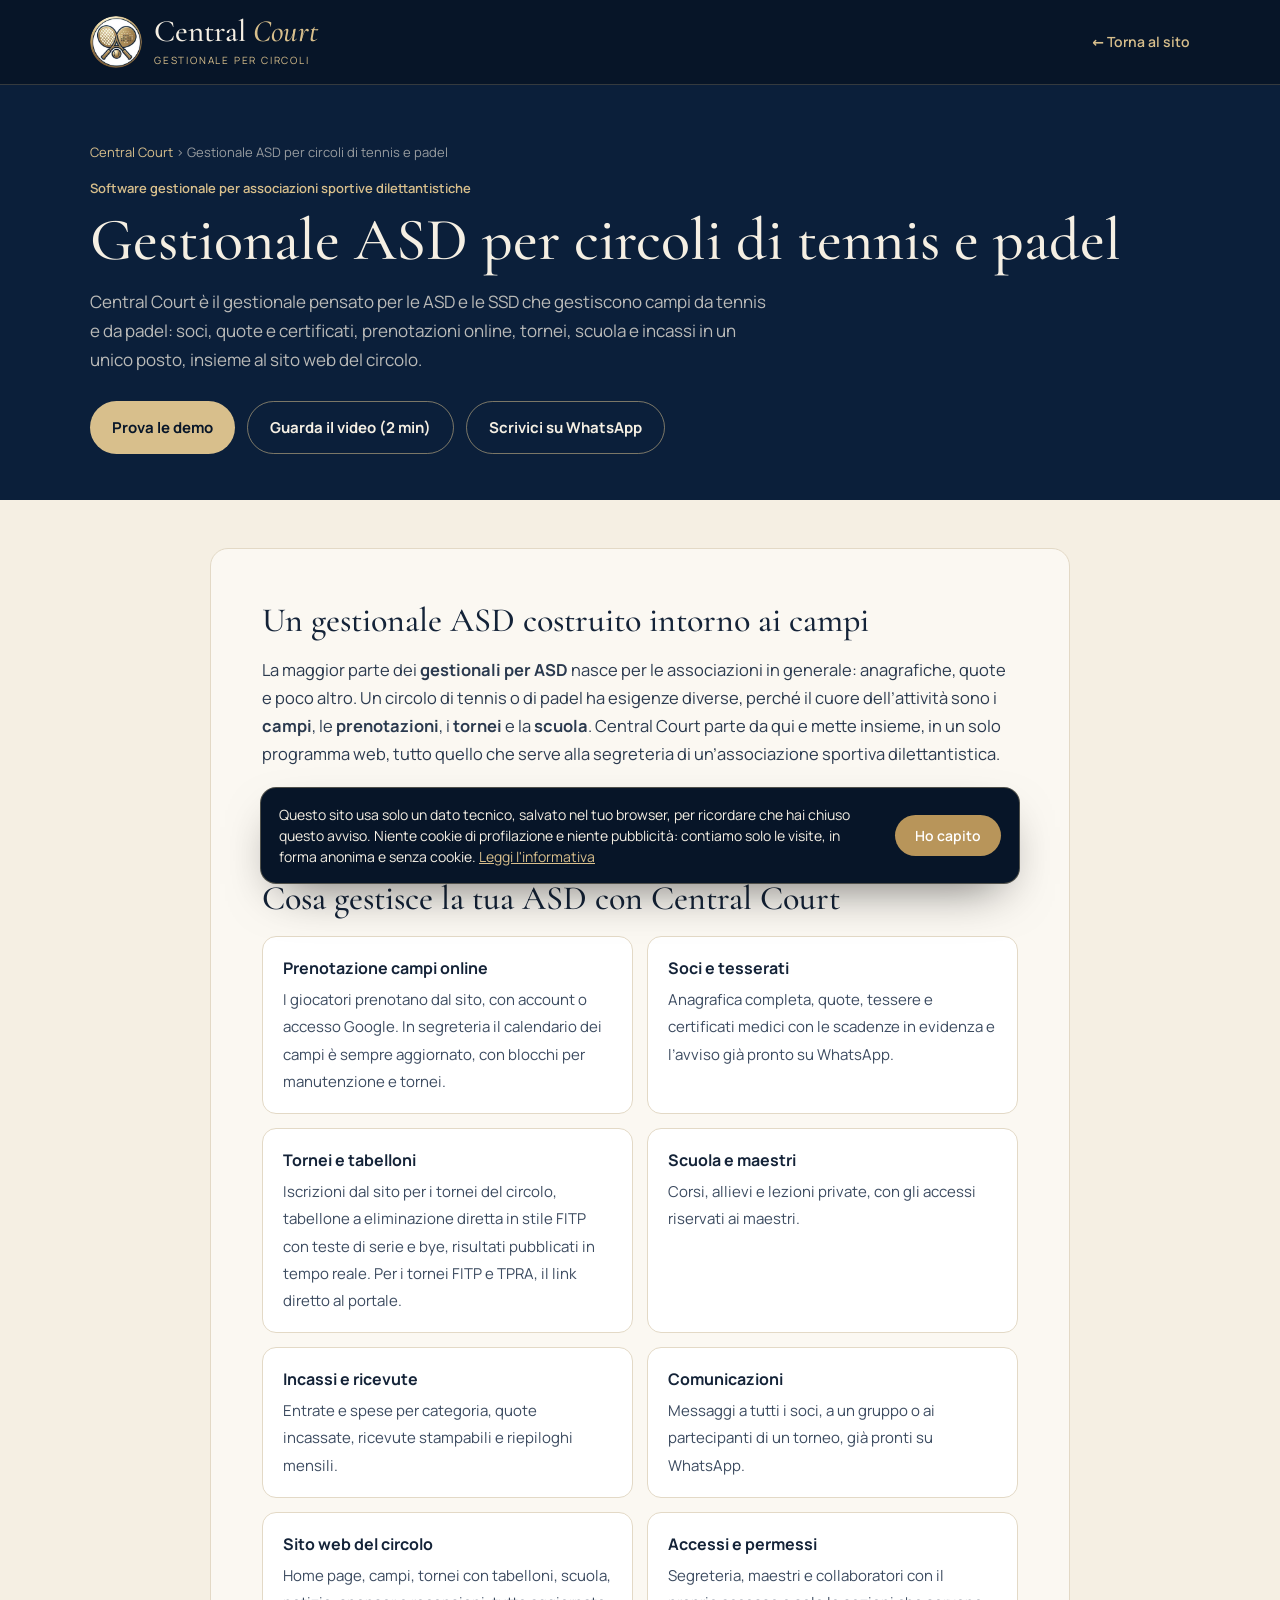
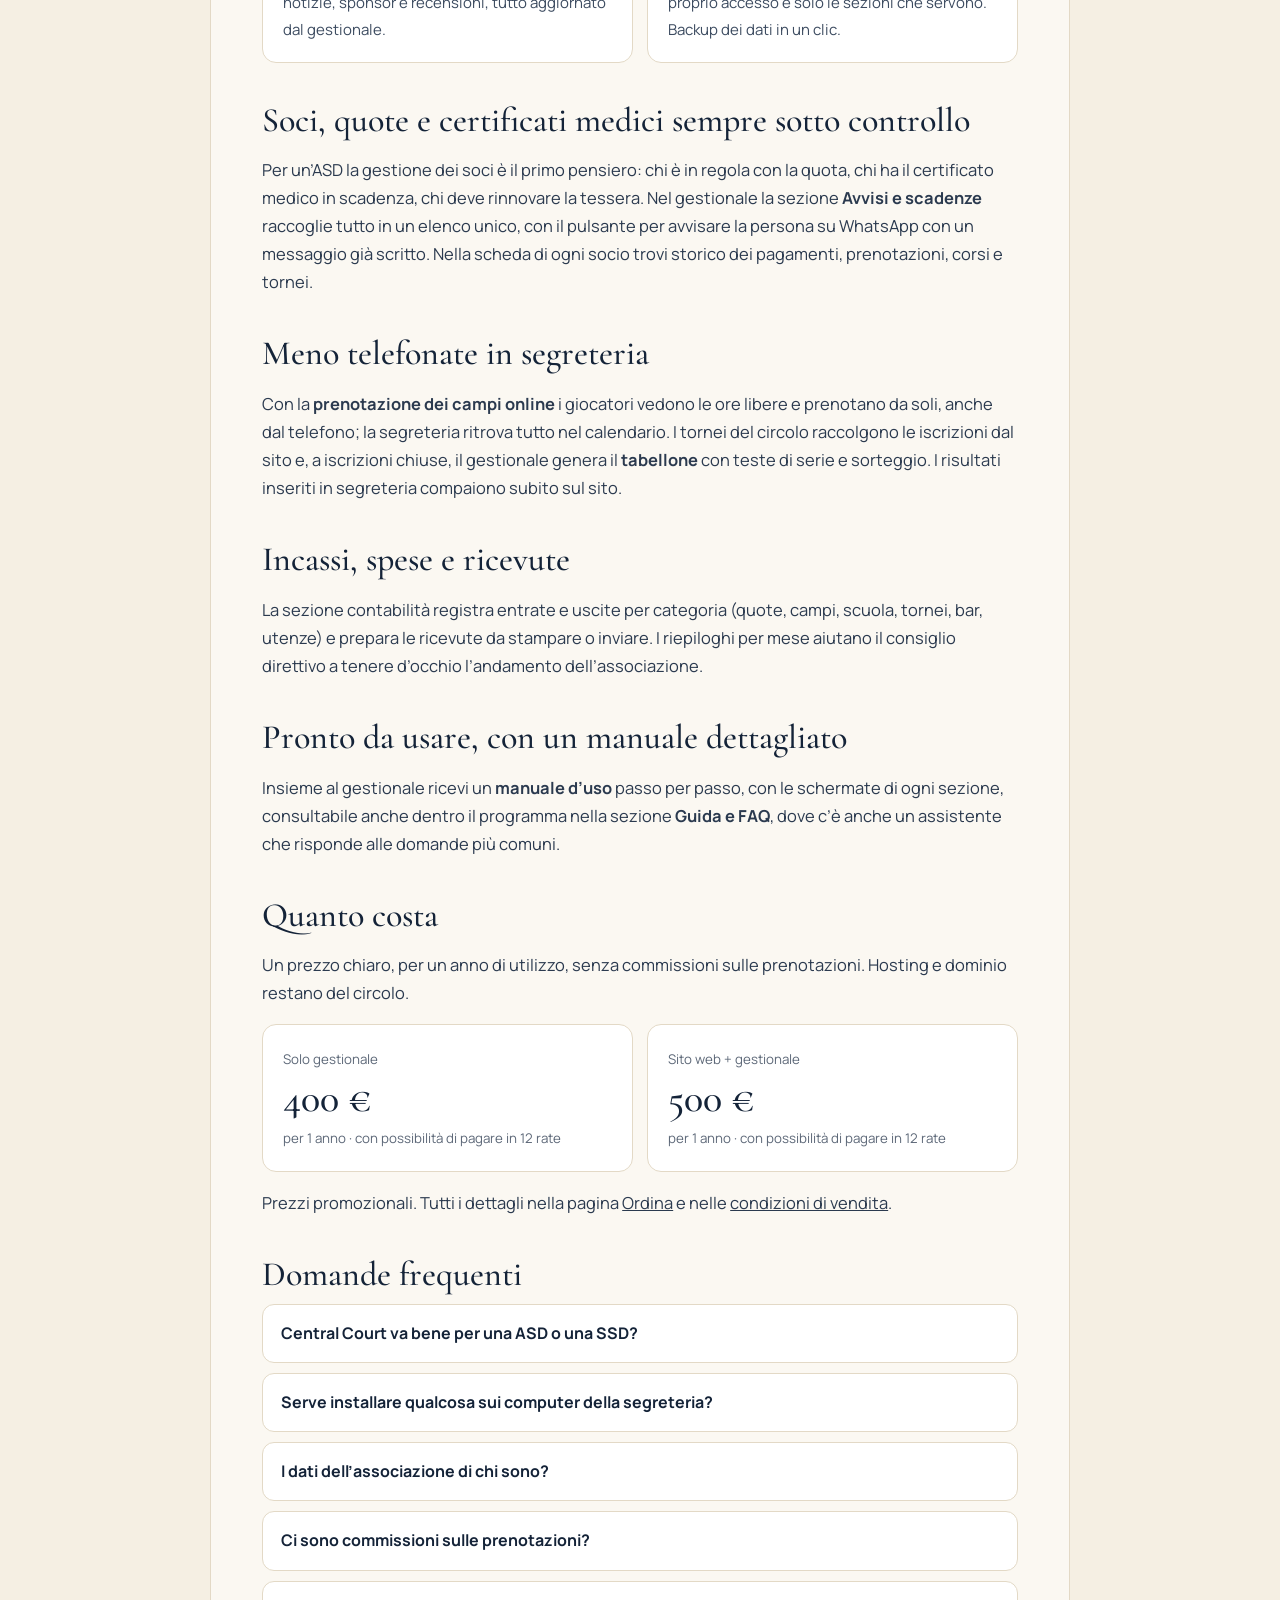
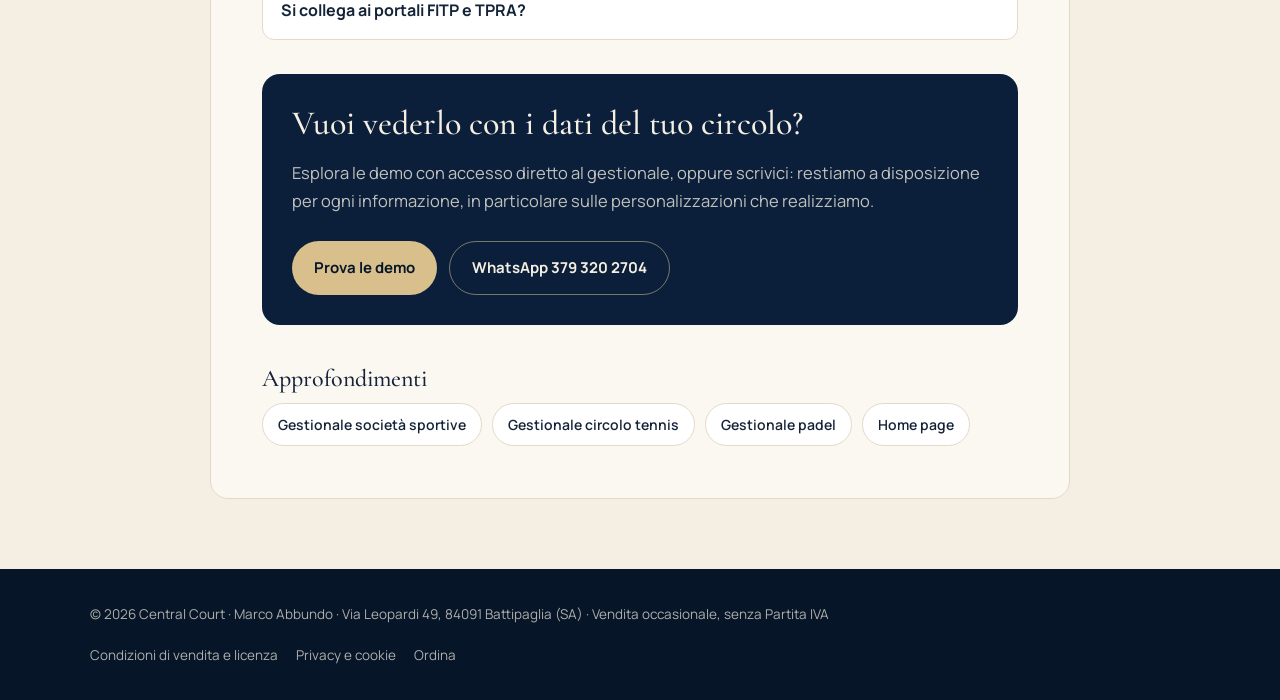
<file: gestionale-asd/index.html>
<!DOCTYPE html>
<html lang="it">
<head>
<meta charset="utf-8">
<meta name="viewport" content="width=device-width,initial-scale=1">
<title>Gestionale ASD per circoli di tennis e padel · Central Court</title>
<meta name="description" content="Gestionale per ASD e SSD sportive: soci, quote, certificati medici, prenotazione campi online, tornei con tabellone, scuola, incassi e sito web. 400 € per un anno.">
<link rel="canonical" href="https://www.centralcourt.it/gestionale-asd/">
<meta name="robots" content="index,follow,max-image-preview:large">
<meta property="og:title" content="Gestionale ASD per circoli di tennis e padel · Central Court"><meta property="og:description" content="Gestionale per ASD e SSD sportive: soci, quote, certificati medici, prenotazione campi online, tornei con tabellone, scuola, incassi e sito web. 400 € per un anno."><meta property="og:image" content="https://www.centralcourt.it/img/og-central-court.jpg"><meta property="og:url" content="https://www.centralcourt.it/gestionale-asd/"><meta property="og:type" content="website"><meta property="og:locale" content="it_IT"><meta property="og:site_name" content="Central Court">
<meta name="twitter:card" content="summary_large_image">
<link rel="icon" type="image/png" href="/img/favicon.png">
<link href="/fonts/fonts.css" rel="stylesheet">
<style>
:root{--navy:#0b1f3a;--deep:#071528;--cream:#f5efe3;--paper:#fbf8f2;--gold:#b8955a;--gold2:#d8bf8c;--ink:#142338;--soft:#5d6878;--line:#e3d9c6;--serif:'Cormorant Garamond',Georgia,serif;--sans:'Manrope',system-ui,-apple-system,'Segoe UI',sans-serif}
*{box-sizing:border-box}html{scroll-behavior:smooth}
body{margin:0;background:var(--cream);color:var(--ink);font:16px/1.7 var(--sans);-webkit-font-smoothing:antialiased}
a{color:inherit}.wrap{width:min(1100px,100% - 2*max(5vw,16px));margin:0 auto}
.top{background:var(--deep);border-bottom:1px solid rgba(216,191,140,.22)}
.top .wrap{display:flex;align-items:center;justify-content:space-between;height:84px;gap:16px}
.logo{display:flex;align-items:center;gap:12px;text-decoration:none;color:var(--cream)}
.logo img{width:52px;height:52px;border-radius:50%}
.logo b{font:500 31px/1 var(--serif);display:block}.logo b em{font-style:italic;color:var(--gold2)}.logo small{font-size:10px;letter-spacing:.18em;text-transform:uppercase;color:var(--gold2);display:block;margin-top:5px}
.back{color:var(--gold2);text-decoration:none;font-size:14px;font-weight:600}.back:hover{color:#fff}
.hero{background:var(--navy);color:var(--cream);padding:56px 0 46px}
.kick{font-size:13px;font-weight:600;color:var(--gold2);margin:0 0 10px}
h1{font:500 clamp(38px,5vw,60px)/1.05 var(--serif);margin:0}
.hero p.l{color:rgba(245,239,227,.75);max-width:680px;margin:16px 0 0;font-size:17px}
.lay{display:grid;grid-template-columns:240px 1fr;gap:48px;padding:48px 0 70px;align-items:start}
.toc{position:sticky;top:20px;font-size:14px;border-left:2px solid var(--line);padding-left:16px}
.toc b{display:block;font-size:12px;letter-spacing:.12em;text-transform:uppercase;color:var(--gold);margin-bottom:8px}
.toc a{display:block;text-decoration:none;color:var(--soft);padding:4px 0;line-height:1.35}.toc a:hover{color:var(--ink)}
.doc{background:var(--paper);border:1px solid var(--line);border-radius:18px;padding:clamp(24px,4vw,48px)}
.doc h2{font:500 30px/1.15 var(--serif);margin:38px 0 10px;scroll-margin-top:20px}.doc h2:first-child{margin-top:0}
.doc h3{font-size:16px;margin:22px 0 4px}
.doc p,.doc li{color:#2b3a4f}.doc ul{padding-left:20px}.doc li{margin:4px 0}
.box{background:#fff;border:1px solid var(--line);border-left:4px solid var(--gold);border-radius:10px;padding:16px 20px;margin:16px 0}
.box p{margin:4px 0}
table{width:100%;border-collapse:collapse;margin:12px 0;font-size:15px}td,th{border-bottom:1px solid var(--line);padding:9px 8px;text-align:left;vertical-align:top}th{font-size:12.5px;letter-spacing:.06em;text-transform:uppercase;color:var(--soft)}
.ph{background:#fde9b8;color:#142338;padding:0 4px;border-radius:4px}
.lay.one{grid-template-columns:1fr;max-width:860px}
.agg{color:var(--soft);font-size:14px;margin-top:30px}
footer{background:var(--deep);color:rgba(245,239,227,.7);padding:34px 0;font-size:13.5px}
footer .wrap{display:flex;justify-content:space-between;gap:18px;flex-wrap:wrap}footer a{text-decoration:none}footer a:hover{color:var(--gold2)}
footer nav{display:flex;gap:18px;flex-wrap:wrap}
.ck{position:fixed;left:16px;right:16px;bottom:16px;z-index:90;max-width:760px;margin:0 auto;background:var(--deep);color:var(--cream);border:1px solid rgba(216,191,140,.35);border-radius:16px;padding:16px 18px;display:none;gap:16px;align-items:center;box-shadow:0 20px 50px -20px rgba(0,0,0,.6);font-size:14px;line-height:1.5}
.ck.on{display:flex}.ck p{margin:0;flex:1}.ck a{color:var(--gold2)}
.ck button{background:var(--gold);color:#fff;border:0;border-radius:999px;padding:11px 20px;font:600 14px var(--sans);cursor:pointer;white-space:nowrap}
@media(max-width:820px){.lay{grid-template-columns:1fr}.toc{position:static}.ck{flex-direction:column;align-items:stretch}}

.lp .doc{padding:clamp(24px,4vw,52px)}.lp .doc h2{font-size:34px}.lp .doc p{font-size:16.5px}
.ctas{display:flex;flex-wrap:wrap;gap:12px;margin-top:26px}.ctas a{display:inline-flex;align-items:center;gap:8px;padding:13px 22px;border-radius:999px;font-weight:700;text-decoration:none;font-size:15px}
.ctas .p{background:var(--gold2);color:var(--deep)}.ctas .s{border:1px solid rgba(216,191,140,.55);color:var(--cream)}.ctas .s:hover{background:rgba(255,255,255,.06)}
.feat{display:grid;grid-template-columns:repeat(2,minmax(0,1fr));gap:14px;margin:18px 0 8px}.feat div{background:#fff;border:1px solid var(--line);border-radius:14px;padding:18px 20px}.feat b{display:block;font-size:16px;margin-bottom:4px;color:var(--ink)}.feat span{color:#3c4b60;font-size:15px;line-height:1.55}
.prz{display:grid;grid-template-columns:1fr 1fr;gap:14px;margin:16px 0}.prz div{background:#fff;border:1px solid var(--line);border-radius:14px;padding:20px}.prz b{font:500 40px/1 var(--serif);display:block;margin:6px 0}.prz small{color:var(--soft)}
.faq details{background:#fff;border:1px solid var(--line);border-radius:12px;margin:10px 0;padding:0 18px}.faq summary{cursor:pointer;font-weight:700;padding:15px 0;list-style:none}.faq summary::-webkit-details-marker{display:none}.faq details p{margin:0 0 15px}
.band{background:var(--navy);color:var(--cream);border-radius:18px;padding:30px;margin-top:34px}.band h2{color:var(--cream);margin:0 0 6px!important}.band p{color:rgba(245,239,227,.78)!important}
.rel{display:flex;flex-wrap:wrap;gap:10px;margin-top:10px}.rel a{border:1px solid var(--line);background:#fff;border-radius:999px;padding:9px 15px;text-decoration:none;font-weight:600;font-size:14px}
.crumb{font-size:13px;color:rgba(245,239,227,.6);margin:0 0 14px}.crumb a{color:var(--gold2);text-decoration:none}
@media(max-width:760px){.feat,.prz{grid-template-columns:1fr}}
</style>
<script type="application/ld+json">[{"@context": "https://schema.org", "@type": "BreadcrumbList", "itemListElement": [{"@type": "ListItem", "position": 1, "name": "Central Court", "item": "https://www.centralcourt.it/"}, {"@type": "ListItem", "position": 2, "name": "Gestionale ASD per circoli di tennis e padel", "item": "https://www.centralcourt.it/gestionale-asd/"}]}, {"@context": "https://schema.org", "@type": "FAQPage", "mainEntity": [{"@type": "Question", "name": "Central Court va bene per una ASD o una SSD?", "acceptedAnswer": {"@type": "Answer", "text": "Sì. È pensato per associazioni e società sportive dilettantistiche che gestiscono campi da tennis e da padel: soci, quote, certificati, prenotazioni, tornei, scuola e incassi."}}, {"@type": "Question", "name": "Serve installare qualcosa sui computer della segreteria?", "acceptedAnswer": {"@type": "Answer", "text": "No. Gestionale e sito sono online sull’hosting del circolo e si usano dal browser, da computer, tablet e telefono."}}, {"@type": "Question", "name": "I dati dell’associazione di chi sono?", "acceptedAnswer": {"@type": "Answer", "text": "Del circolo. Restano sul suo hosting e dal gestionale si scarica in ogni momento una copia completa."}}, {"@type": "Question", "name": "Ci sono commissioni sulle prenotazioni?", "acceptedAnswer": {"@type": "Answer", "text": "No. Si paga solo l’anno di utilizzo: 400 € il gestionale, 500 € sito e gestionale, anche in 12 rate."}}, {"@type": "Question", "name": "Si collega ai portali FITP e TPRA?", "acceptedAnswer": {"@type": "Answer", "text": "Per i tornei federali il gestionale pubblica il collegamento diretto alla pagina del torneo sul portale FITP o TPRA, dove i giocatori si iscrivono. I portali federali non offrono un collegamento automatico per programmi esterni."}}]}, {"@context": "https://schema.org", "@type": "SoftwareApplication", "name": "Central Court", "applicationCategory": "BusinessApplication", "operatingSystem": "Web", "url": "https://www.centralcourt.it/gestionale-asd/", "description": "Gestionale per ASD e SSD sportive: soci, quote, certificati medici, prenotazione campi online, tornei con tabellone, scuola, incassi e sito web. 400 € per un anno.", "offers": [{"@type": "Offer", "name": "Gestionale", "price": "400", "priceCurrency": "EUR"}, {"@type": "Offer", "name": "Sito web e gestionale", "price": "500", "priceCurrency": "EUR"}]}]</script>
</head>
<body class="lp">
<header class="top"><div class="wrap"><a class="logo" href="/"><img src="/img/cc-logo-160.webp" alt="Logo Central Court" width="42" height="42"><span><b>Central <em>Court</em></b><small>Gestionale per circoli</small></span></a><a class="back" href="/">← Torna al sito</a></div></header>
<section class="hero"><div class="wrap"><p class="crumb"><a href="/">Central Court</a> › Gestionale ASD per circoli di tennis e padel</p><p class="kick">Software gestionale per associazioni sportive dilettantistiche</p><h1>Gestionale ASD per circoli di tennis e padel</h1><p class="l">Central Court è il gestionale pensato per le ASD e le SSD che gestiscono campi da tennis e da padel: soci, quote e certificati, prenotazioni online, tornei, scuola e incassi in un unico posto, insieme al sito web del circolo.</p>
<div class="ctas"><a class="p" href="/#edizioni">Prova le demo</a><a class="s" href="/video/">Guarda il video (2 min)</a><a class="s" href="https://wa.me/393793202704?text=Ciao%2C%20vorrei%20informazioni%20su%20Central%20Court%20per%20il%20mio%20circolo" target="_blank" rel="noopener">Scrivici su WhatsApp</a></div></div></section>
<div class="wrap lay one"><article class="doc"><h2 id="cosa">Un gestionale ASD costruito intorno ai campi</h2>
<p>La maggior parte dei <b>gestionali per ASD</b> nasce per le associazioni in generale: anagrafiche, quote e poco altro. Un circolo di tennis o di padel ha esigenze diverse, perché il cuore dell’attività sono i <b>campi</b>, le <b>prenotazioni</b>, i <b>tornei</b> e la <b>scuola</b>. Central Court parte da qui e mette insieme, in un solo programma web, tutto quello che serve alla segreteria di un’associazione sportiva dilettantistica.</p>
<p>Si usa dal computer della segreteria, dal tablet o dal telefono, senza installare nulla: il gestionale e il sito sono online sull’hosting del circolo, che resta proprietario dei suoi dati.</p>
<h2 id="funzioni">Cosa gestisce la tua ASD con Central Court</h2><div class="feat"><div><b>Prenotazione campi online</b><span>I giocatori prenotano dal sito, con account o accesso Google. In segreteria il calendario dei campi è sempre aggiornato, con blocchi per manutenzione e tornei.</span></div><div><b>Soci e tesserati</b><span>Anagrafica completa, quote, tessere e certificati medici con le scadenze in evidenza e l’avviso già pronto su WhatsApp.</span></div><div><b>Tornei e tabelloni</b><span>Iscrizioni dal sito per i tornei del circolo, tabellone a eliminazione diretta in stile FITP con teste di serie e bye, risultati pubblicati in tempo reale. Per i tornei FITP e TPRA, il link diretto al portale.</span></div><div><b>Scuola e maestri</b><span>Corsi, allievi e lezioni private, con gli accessi riservati ai maestri.</span></div><div><b>Incassi e ricevute</b><span>Entrate e spese per categoria, quote incassate, ricevute stampabili e riepiloghi mensili.</span></div><div><b>Comunicazioni</b><span>Messaggi a tutti i soci, a un gruppo o ai partecipanti di un torneo, già pronti su WhatsApp.</span></div><div><b>Sito web del circolo</b><span>Home page, campi, tornei con tabelloni, scuola, notizie, sponsor e recensioni, tutto aggiornato dal gestionale.</span></div><div><b>Accessi e permessi</b><span>Segreteria, maestri e collaboratori con il proprio accesso e solo le sezioni che servono. Backup dei dati in un clic.</span></div></div>
<h2 id="soci">Soci, quote e certificati medici sempre sotto controllo</h2>
<p>Per un’ASD la gestione dei soci è il primo pensiero: chi è in regola con la quota, chi ha il certificato medico in scadenza, chi deve rinnovare la tessera. Nel gestionale la sezione <b>Avvisi e scadenze</b> raccoglie tutto in un elenco unico, con il pulsante per avvisare la persona su WhatsApp con un messaggio già scritto. Nella scheda di ogni socio trovi storico dei pagamenti, prenotazioni, corsi e tornei.</p>
<h2 id="segreteria">Meno telefonate in segreteria</h2>
<p>Con la <b>prenotazione dei campi online</b> i giocatori vedono le ore libere e prenotano da soli, anche dal telefono; la segreteria ritrova tutto nel calendario. I tornei del circolo raccolgono le iscrizioni dal sito e, a iscrizioni chiuse, il gestionale genera il <b>tabellone</b> con teste di serie e sorteggio. I risultati inseriti in segreteria compaiono subito sul sito.</p>
<h2 id="conti">Incassi, spese e ricevute</h2>
<p>La sezione contabilità registra entrate e uscite per categoria (quote, campi, scuola, tornei, bar, utenze) e prepara le ricevute da stampare o inviare. I riepiloghi per mese aiutano il consiglio direttivo a tenere d’occhio l’andamento dell’associazione.</p>
<h2 id="manuale">Pronto da usare, con un manuale dettagliato</h2>
<p>Insieme al gestionale ricevi un <b>manuale d’uso</b> passo per passo, con le schermate di ogni sezione, consultabile anche dentro il programma nella sezione <b>Guida e FAQ</b>, dove c’è anche un assistente che risponde alle domande più comuni.</p>
<h2 id="prezzi">Quanto costa</h2>
<p>Un prezzo chiaro, per un anno di utilizzo, senza commissioni sulle prenotazioni. Hosting e dominio restano del circolo.</p>
<div class="prz"><div><small>Solo gestionale</small><b>400 €</b><small>per 1 anno · con possibilità di pagare in 12 rate</small></div><div><small>Sito web + gestionale</small><b>500 €</b><small>per 1 anno · con possibilità di pagare in 12 rate</small></div></div>
<p>Prezzi promozionali. Tutti i dettagli nella pagina <a href="/ordina.html">Ordina</a> e nelle <a href="/condizioni-di-vendita.html">condizioni di vendita</a>.</p>
<h2 id="faq">Domande frequenti</h2><div class="faq"><details><summary>Central Court va bene per una ASD o una SSD?</summary><p>Sì. È pensato per associazioni e società sportive dilettantistiche che gestiscono campi da tennis e da padel: soci, quote, certificati, prenotazioni, tornei, scuola e incassi.</p></details><details><summary>Serve installare qualcosa sui computer della segreteria?</summary><p>No. Gestionale e sito sono online sull’hosting del circolo e si usano dal browser, da computer, tablet e telefono.</p></details><details><summary>I dati dell’associazione di chi sono?</summary><p>Del circolo. Restano sul suo hosting e dal gestionale si scarica in ogni momento una copia completa.</p></details><details><summary>Ci sono commissioni sulle prenotazioni?</summary><p>No. Si paga solo l’anno di utilizzo: 400 € il gestionale, 500 € sito e gestionale, anche in 12 rate.</p></details><details><summary>Si collega ai portali FITP e TPRA?</summary><p>Per i tornei federali il gestionale pubblica il collegamento diretto alla pagina del torneo sul portale FITP o TPRA, dove i giocatori si iscrivono. I portali federali non offrono un collegamento automatico per programmi esterni.</p></details></div>
<div class="band"><h2>Vuoi vederlo con i dati del tuo circolo?</h2><p>Esplora le demo con accesso diretto al gestionale, oppure scrivici: restiamo a disposizione per ogni informazione, in particolare sulle personalizzazioni che realizziamo.</p><div class="ctas"><a class="p" href="/#edizioni">Prova le demo</a><a class="s" href="https://wa.me/393793202704?text=Ciao%2C%20vorrei%20informazioni%20su%20Central%20Court%20per%20il%20mio%20circolo" target="_blank" rel="noopener">WhatsApp 379 320 2704</a></div></div>
<h2 id="altro" style="font-size:24px;margin-top:40px">Approfondimenti</h2><div class="rel"><a href="/gestionale-societa-sportive/">Gestionale società sportive</a><a href="/gestionale-circolo-tennis/">Gestionale circolo tennis</a><a href="/gestionale-padel/">Gestionale padel</a><a href="/">Home page</a></div>
</article></div>
<footer><div class="wrap"><span>© 2026 Central Court · Marco Abbundo · Via Leopardi 49, 84091 Battipaglia (SA) · Vendita occasionale, senza Partita IVA</span>
<nav><a href="/condizioni-di-vendita.html">Condizioni di vendita e licenza</a><a href="/privacy.html">Privacy e cookie</a><a href="/ordina.html">Ordina</a></nav></div></footer>
<div class="ck" id="ck" role="dialog" aria-label="Informativa cookie"><p>Questo sito usa solo un dato tecnico, salvato nel tuo browser, per ricordare che hai chiuso questo avviso. Niente cookie di profilazione e niente pubblicità: contiamo solo le visite, in forma anonima e senza cookie. <a href="/privacy.html#cookie">Leggi l'informativa</a></p><button id="ckOk">Ho capito</button></div>
<script>{const c=document.getElementById('ck');let ok=false;try{ok=localStorage.getItem('cc_ck')==='1'}catch(e){}if(!ok)c.classList.add('on');document.getElementById('ckOk').onclick=()=>{try{localStorage.setItem('cc_ck','1')}catch(e){}c.classList.remove('on')};document.querySelectorAll('[data-ck]').forEach(a=>a.onclick=e=>{e.preventDefault();c.classList.add('on')})}</script>
<script src="/cc.js" defer></script></body>
</html>
</file>
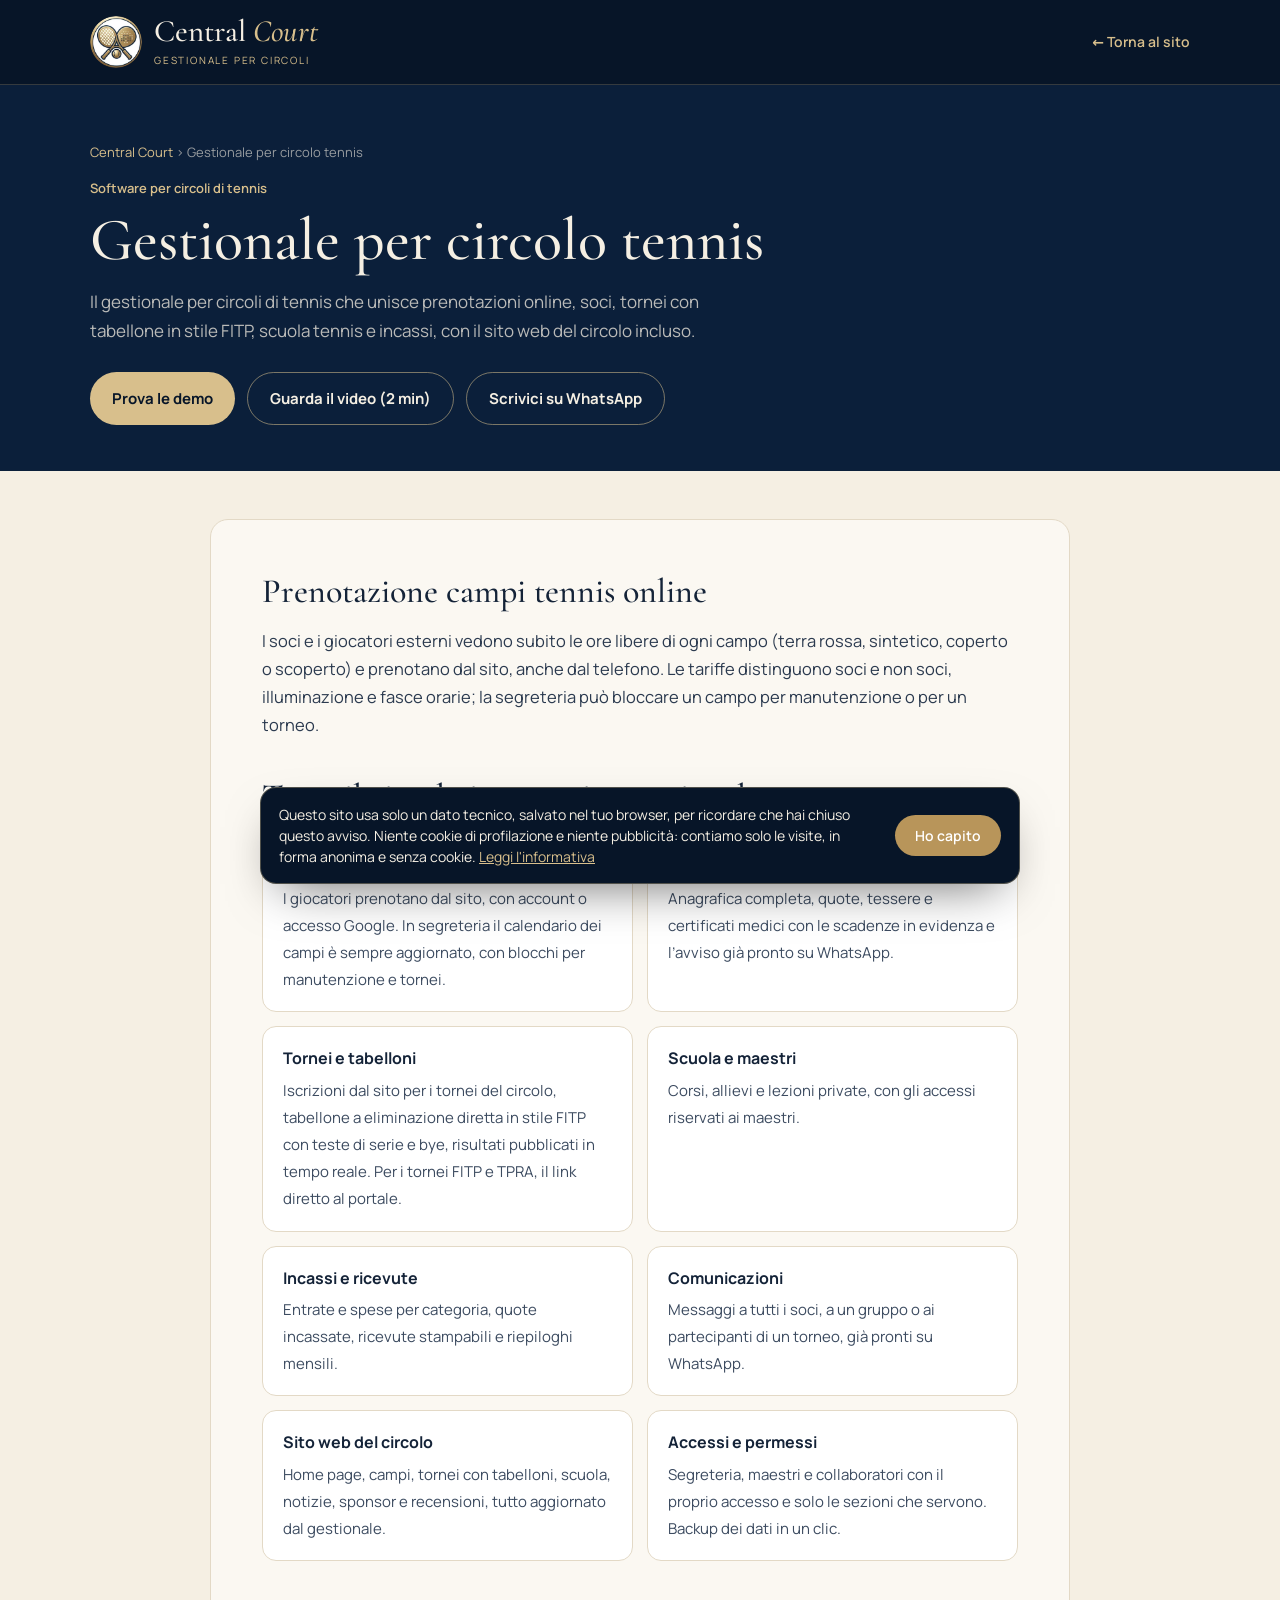
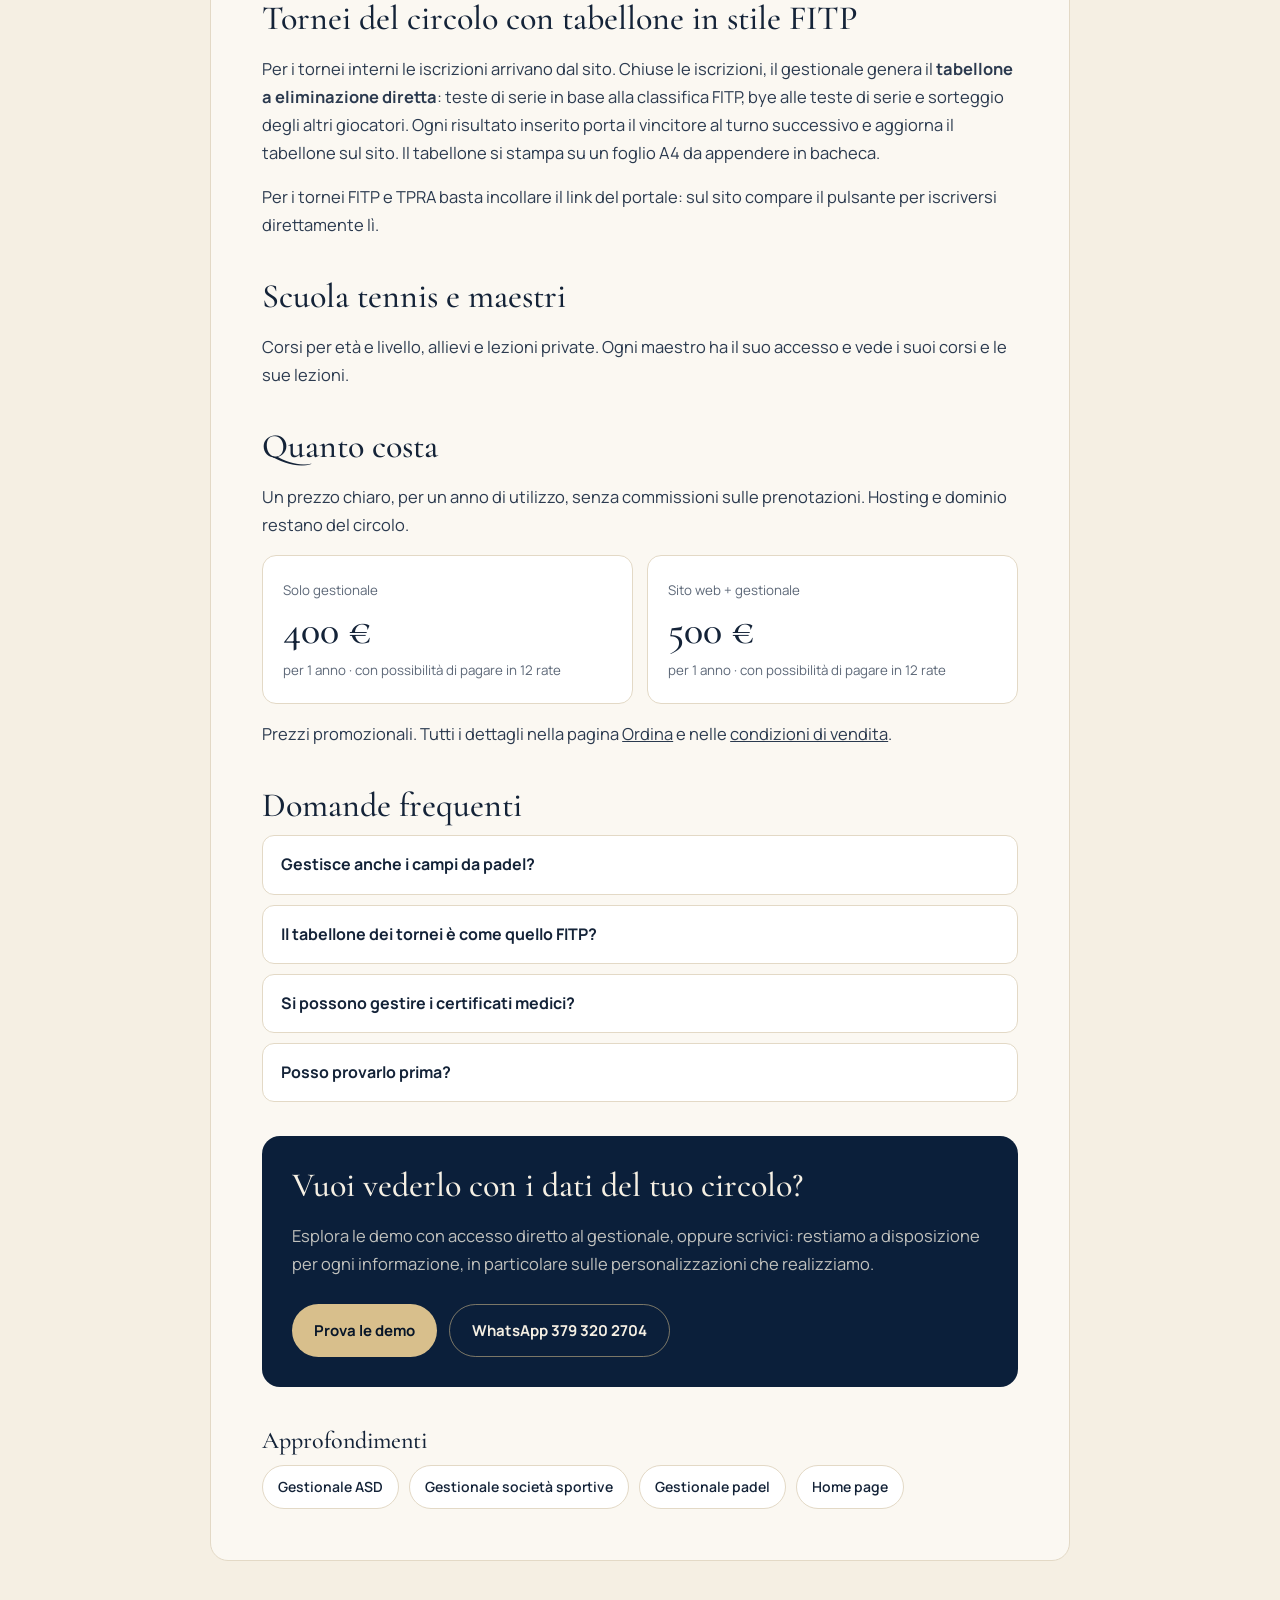
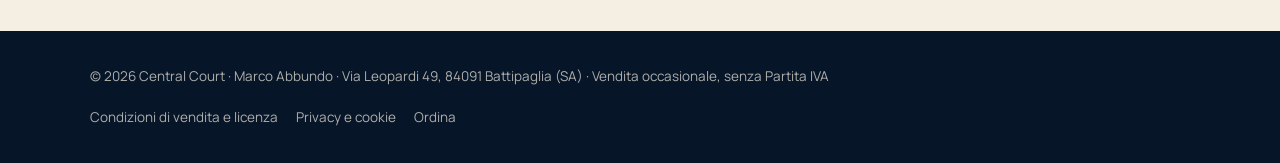
<file: gestionale-circolo-tennis/index.html>
<!DOCTYPE html>
<html lang="it">
<head>
<meta charset="utf-8">
<meta name="viewport" content="width=device-width,initial-scale=1">
<title>Gestionale circolo tennis con sito web e prenotazioni · Central Court</title>
<meta name="description" content="Gestionale per circoli tennis: prenotazione campi online, soci e certificati, tornei con tabellone stile FITP, scuola tennis, incassi e sito web del circolo. 400 € l’anno.">
<link rel="canonical" href="https://www.centralcourt.it/gestionale-circolo-tennis/">
<meta name="robots" content="index,follow,max-image-preview:large">
<meta property="og:title" content="Gestionale circolo tennis con sito web e prenotazioni · Central Court"><meta property="og:description" content="Gestionale per circoli tennis: prenotazione campi online, soci e certificati, tornei con tabellone stile FITP, scuola tennis, incassi e sito web del circolo. 400 € l’anno."><meta property="og:image" content="https://www.centralcourt.it/img/og-central-court.jpg"><meta property="og:url" content="https://www.centralcourt.it/gestionale-circolo-tennis/"><meta property="og:type" content="website"><meta property="og:locale" content="it_IT"><meta property="og:site_name" content="Central Court">
<meta name="twitter:card" content="summary_large_image">
<link rel="icon" type="image/png" href="/img/favicon.png">
<link href="/fonts/fonts.css" rel="stylesheet">
<style>
:root{--navy:#0b1f3a;--deep:#071528;--cream:#f5efe3;--paper:#fbf8f2;--gold:#b8955a;--gold2:#d8bf8c;--ink:#142338;--soft:#5d6878;--line:#e3d9c6;--serif:'Cormorant Garamond',Georgia,serif;--sans:'Manrope',system-ui,-apple-system,'Segoe UI',sans-serif}
*{box-sizing:border-box}html{scroll-behavior:smooth}
body{margin:0;background:var(--cream);color:var(--ink);font:16px/1.7 var(--sans);-webkit-font-smoothing:antialiased}
a{color:inherit}.wrap{width:min(1100px,100% - 2*max(5vw,16px));margin:0 auto}
.top{background:var(--deep);border-bottom:1px solid rgba(216,191,140,.22)}
.top .wrap{display:flex;align-items:center;justify-content:space-between;height:84px;gap:16px}
.logo{display:flex;align-items:center;gap:12px;text-decoration:none;color:var(--cream)}
.logo img{width:52px;height:52px;border-radius:50%}
.logo b{font:500 31px/1 var(--serif);display:block}.logo b em{font-style:italic;color:var(--gold2)}.logo small{font-size:10px;letter-spacing:.18em;text-transform:uppercase;color:var(--gold2);display:block;margin-top:5px}
.back{color:var(--gold2);text-decoration:none;font-size:14px;font-weight:600}.back:hover{color:#fff}
.hero{background:var(--navy);color:var(--cream);padding:56px 0 46px}
.kick{font-size:13px;font-weight:600;color:var(--gold2);margin:0 0 10px}
h1{font:500 clamp(38px,5vw,60px)/1.05 var(--serif);margin:0}
.hero p.l{color:rgba(245,239,227,.75);max-width:680px;margin:16px 0 0;font-size:17px}
.lay{display:grid;grid-template-columns:240px 1fr;gap:48px;padding:48px 0 70px;align-items:start}
.toc{position:sticky;top:20px;font-size:14px;border-left:2px solid var(--line);padding-left:16px}
.toc b{display:block;font-size:12px;letter-spacing:.12em;text-transform:uppercase;color:var(--gold);margin-bottom:8px}
.toc a{display:block;text-decoration:none;color:var(--soft);padding:4px 0;line-height:1.35}.toc a:hover{color:var(--ink)}
.doc{background:var(--paper);border:1px solid var(--line);border-radius:18px;padding:clamp(24px,4vw,48px)}
.doc h2{font:500 30px/1.15 var(--serif);margin:38px 0 10px;scroll-margin-top:20px}.doc h2:first-child{margin-top:0}
.doc h3{font-size:16px;margin:22px 0 4px}
.doc p,.doc li{color:#2b3a4f}.doc ul{padding-left:20px}.doc li{margin:4px 0}
.box{background:#fff;border:1px solid var(--line);border-left:4px solid var(--gold);border-radius:10px;padding:16px 20px;margin:16px 0}
.box p{margin:4px 0}
table{width:100%;border-collapse:collapse;margin:12px 0;font-size:15px}td,th{border-bottom:1px solid var(--line);padding:9px 8px;text-align:left;vertical-align:top}th{font-size:12.5px;letter-spacing:.06em;text-transform:uppercase;color:var(--soft)}
.ph{background:#fde9b8;color:#142338;padding:0 4px;border-radius:4px}
.lay.one{grid-template-columns:1fr;max-width:860px}
.agg{color:var(--soft);font-size:14px;margin-top:30px}
footer{background:var(--deep);color:rgba(245,239,227,.7);padding:34px 0;font-size:13.5px}
footer .wrap{display:flex;justify-content:space-between;gap:18px;flex-wrap:wrap}footer a{text-decoration:none}footer a:hover{color:var(--gold2)}
footer nav{display:flex;gap:18px;flex-wrap:wrap}
.ck{position:fixed;left:16px;right:16px;bottom:16px;z-index:90;max-width:760px;margin:0 auto;background:var(--deep);color:var(--cream);border:1px solid rgba(216,191,140,.35);border-radius:16px;padding:16px 18px;display:none;gap:16px;align-items:center;box-shadow:0 20px 50px -20px rgba(0,0,0,.6);font-size:14px;line-height:1.5}
.ck.on{display:flex}.ck p{margin:0;flex:1}.ck a{color:var(--gold2)}
.ck button{background:var(--gold);color:#fff;border:0;border-radius:999px;padding:11px 20px;font:600 14px var(--sans);cursor:pointer;white-space:nowrap}
@media(max-width:820px){.lay{grid-template-columns:1fr}.toc{position:static}.ck{flex-direction:column;align-items:stretch}}

.lp .doc{padding:clamp(24px,4vw,52px)}.lp .doc h2{font-size:34px}.lp .doc p{font-size:16.5px}
.ctas{display:flex;flex-wrap:wrap;gap:12px;margin-top:26px}.ctas a{display:inline-flex;align-items:center;gap:8px;padding:13px 22px;border-radius:999px;font-weight:700;text-decoration:none;font-size:15px}
.ctas .p{background:var(--gold2);color:var(--deep)}.ctas .s{border:1px solid rgba(216,191,140,.55);color:var(--cream)}.ctas .s:hover{background:rgba(255,255,255,.06)}
.feat{display:grid;grid-template-columns:repeat(2,minmax(0,1fr));gap:14px;margin:18px 0 8px}.feat div{background:#fff;border:1px solid var(--line);border-radius:14px;padding:18px 20px}.feat b{display:block;font-size:16px;margin-bottom:4px;color:var(--ink)}.feat span{color:#3c4b60;font-size:15px;line-height:1.55}
.prz{display:grid;grid-template-columns:1fr 1fr;gap:14px;margin:16px 0}.prz div{background:#fff;border:1px solid var(--line);border-radius:14px;padding:20px}.prz b{font:500 40px/1 var(--serif);display:block;margin:6px 0}.prz small{color:var(--soft)}
.faq details{background:#fff;border:1px solid var(--line);border-radius:12px;margin:10px 0;padding:0 18px}.faq summary{cursor:pointer;font-weight:700;padding:15px 0;list-style:none}.faq summary::-webkit-details-marker{display:none}.faq details p{margin:0 0 15px}
.band{background:var(--navy);color:var(--cream);border-radius:18px;padding:30px;margin-top:34px}.band h2{color:var(--cream);margin:0 0 6px!important}.band p{color:rgba(245,239,227,.78)!important}
.rel{display:flex;flex-wrap:wrap;gap:10px;margin-top:10px}.rel a{border:1px solid var(--line);background:#fff;border-radius:999px;padding:9px 15px;text-decoration:none;font-weight:600;font-size:14px}
.crumb{font-size:13px;color:rgba(245,239,227,.6);margin:0 0 14px}.crumb a{color:var(--gold2);text-decoration:none}
@media(max-width:760px){.feat,.prz{grid-template-columns:1fr}}
</style>
<script type="application/ld+json">[{"@context": "https://schema.org", "@type": "BreadcrumbList", "itemListElement": [{"@type": "ListItem", "position": 1, "name": "Central Court", "item": "https://www.centralcourt.it/"}, {"@type": "ListItem", "position": 2, "name": "Gestionale per circolo tennis", "item": "https://www.centralcourt.it/gestionale-circolo-tennis/"}]}, {"@context": "https://schema.org", "@type": "FAQPage", "mainEntity": [{"@type": "Question", "name": "Gestisce anche i campi da padel?", "acceptedAnswer": {"@type": "Answer", "text": "Sì: lo stesso gestionale gestisce campi da tennis e da padel. Esiste anche l’edizione dedicata ai circoli di padel."}}, {"@type": "Question", "name": "Il tabellone dei tornei è come quello FITP?", "acceptedAnswer": {"@type": "Answer", "text": "Il tabellone dei tornei del circolo segue la stessa logica: teste di serie per classifica, bye alle teste di serie, sorteggio degli altri giocatori e avanzamento automatico dei vincitori."}}, {"@type": "Question", "name": "Si possono gestire i certificati medici?", "acceptedAnswer": {"@type": "Answer", "text": "Sì: ogni socio ha la data di scadenza del certificato e della tessera, e la sezione Avvisi e scadenze li raccoglie tutti con l’avviso su WhatsApp."}}, {"@type": "Question", "name": "Posso provarlo prima?", "acceptedAnswer": {"@type": "Answer", "text": "Sì, sul sito ci sono le demo con accesso diretto al gestionale: basta premere Accedi senza scrivere nulla."}}]}, {"@context": "https://schema.org", "@type": "SoftwareApplication", "name": "Central Court", "applicationCategory": "BusinessApplication", "operatingSystem": "Web", "url": "https://www.centralcourt.it/gestionale-circolo-tennis/", "description": "Gestionale per circoli tennis: prenotazione campi online, soci e certificati, tornei con tabellone stile FITP, scuola tennis, incassi e sito web del circolo. 400 € l’anno.", "offers": [{"@type": "Offer", "name": "Gestionale", "price": "400", "priceCurrency": "EUR"}, {"@type": "Offer", "name": "Sito web e gestionale", "price": "500", "priceCurrency": "EUR"}]}]</script>
</head>
<body class="lp">
<header class="top"><div class="wrap"><a class="logo" href="/"><img src="/img/cc-logo-160.webp" alt="Logo Central Court" width="42" height="42"><span><b>Central <em>Court</em></b><small>Gestionale per circoli</small></span></a><a class="back" href="/">← Torna al sito</a></div></header>
<section class="hero"><div class="wrap"><p class="crumb"><a href="/">Central Court</a> › Gestionale per circolo tennis</p><p class="kick">Software per circoli di tennis</p><h1>Gestionale per circolo tennis</h1><p class="l">Il gestionale per circoli di tennis che unisce prenotazioni online, soci, tornei con tabellone in stile FITP, scuola tennis e incassi, con il sito web del circolo incluso.</p>
<div class="ctas"><a class="p" href="/#edizioni">Prova le demo</a><a class="s" href="/video/">Guarda il video (2 min)</a><a class="s" href="https://wa.me/393793202704?text=Ciao%2C%20vorrei%20informazioni%20su%20Central%20Court%20per%20il%20mio%20circolo" target="_blank" rel="noopener">Scrivici su WhatsApp</a></div></div></section>
<div class="wrap lay one"><article class="doc"><h2 id="campi">Prenotazione campi tennis online</h2>
<p>I soci e i giocatori esterni vedono subito le ore libere di ogni campo (terra rossa, sintetico, coperto o scoperto) e prenotano dal sito, anche dal telefono. Le tariffe distinguono soci e non soci, illuminazione e fasce orarie; la segreteria può bloccare un campo per manutenzione o per un torneo.</p>
<h2 id="funzioni">Tutto il circolo in un unico gestionale</h2><div class="feat"><div><b>Prenotazione campi online</b><span>I giocatori prenotano dal sito, con account o accesso Google. In segreteria il calendario dei campi è sempre aggiornato, con blocchi per manutenzione e tornei.</span></div><div><b>Soci e tesserati</b><span>Anagrafica completa, quote, tessere e certificati medici con le scadenze in evidenza e l’avviso già pronto su WhatsApp.</span></div><div><b>Tornei e tabelloni</b><span>Iscrizioni dal sito per i tornei del circolo, tabellone a eliminazione diretta in stile FITP con teste di serie e bye, risultati pubblicati in tempo reale. Per i tornei FITP e TPRA, il link diretto al portale.</span></div><div><b>Scuola e maestri</b><span>Corsi, allievi e lezioni private, con gli accessi riservati ai maestri.</span></div><div><b>Incassi e ricevute</b><span>Entrate e spese per categoria, quote incassate, ricevute stampabili e riepiloghi mensili.</span></div><div><b>Comunicazioni</b><span>Messaggi a tutti i soci, a un gruppo o ai partecipanti di un torneo, già pronti su WhatsApp.</span></div><div><b>Sito web del circolo</b><span>Home page, campi, tornei con tabelloni, scuola, notizie, sponsor e recensioni, tutto aggiornato dal gestionale.</span></div><div><b>Accessi e permessi</b><span>Segreteria, maestri e collaboratori con il proprio accesso e solo le sezioni che servono. Backup dei dati in un clic.</span></div></div>
<h2 id="tornei">Tornei del circolo con tabellone in stile FITP</h2>
<p>Per i tornei interni le iscrizioni arrivano dal sito. Chiuse le iscrizioni, il gestionale genera il <b>tabellone a eliminazione diretta</b>: teste di serie in base alla classifica FITP, bye alle teste di serie e sorteggio degli altri giocatori. Ogni risultato inserito porta il vincitore al turno successivo e aggiorna il tabellone sul sito. Il tabellone si stampa su un foglio A4 da appendere in bacheca.</p>
<p>Per i tornei FITP e TPRA basta incollare il link del portale: sul sito compare il pulsante per iscriversi direttamente lì.</p>
<h2 id="scuola">Scuola tennis e maestri</h2>
<p>Corsi per età e livello, allievi e lezioni private. Ogni maestro ha il suo accesso e vede i suoi corsi e le sue lezioni.</p>
<h2 id="prezzi">Quanto costa</h2>
<p>Un prezzo chiaro, per un anno di utilizzo, senza commissioni sulle prenotazioni. Hosting e dominio restano del circolo.</p>
<div class="prz"><div><small>Solo gestionale</small><b>400 €</b><small>per 1 anno · con possibilità di pagare in 12 rate</small></div><div><small>Sito web + gestionale</small><b>500 €</b><small>per 1 anno · con possibilità di pagare in 12 rate</small></div></div>
<p>Prezzi promozionali. Tutti i dettagli nella pagina <a href="/ordina.html">Ordina</a> e nelle <a href="/condizioni-di-vendita.html">condizioni di vendita</a>.</p>
<h2 id="faq">Domande frequenti</h2><div class="faq"><details><summary>Gestisce anche i campi da padel?</summary><p>Sì: lo stesso gestionale gestisce campi da tennis e da padel. Esiste anche l’edizione dedicata ai circoli di padel.</p></details><details><summary>Il tabellone dei tornei è come quello FITP?</summary><p>Il tabellone dei tornei del circolo segue la stessa logica: teste di serie per classifica, bye alle teste di serie, sorteggio degli altri giocatori e avanzamento automatico dei vincitori.</p></details><details><summary>Si possono gestire i certificati medici?</summary><p>Sì: ogni socio ha la data di scadenza del certificato e della tessera, e la sezione Avvisi e scadenze li raccoglie tutti con l’avviso su WhatsApp.</p></details><details><summary>Posso provarlo prima?</summary><p>Sì, sul sito ci sono le demo con accesso diretto al gestionale: basta premere Accedi senza scrivere nulla.</p></details></div>
<div class="band"><h2>Vuoi vederlo con i dati del tuo circolo?</h2><p>Esplora le demo con accesso diretto al gestionale, oppure scrivici: restiamo a disposizione per ogni informazione, in particolare sulle personalizzazioni che realizziamo.</p><div class="ctas"><a class="p" href="/#edizioni">Prova le demo</a><a class="s" href="https://wa.me/393793202704?text=Ciao%2C%20vorrei%20informazioni%20su%20Central%20Court%20per%20il%20mio%20circolo" target="_blank" rel="noopener">WhatsApp 379 320 2704</a></div></div>
<h2 id="altro" style="font-size:24px;margin-top:40px">Approfondimenti</h2><div class="rel"><a href="/gestionale-asd/">Gestionale ASD</a><a href="/gestionale-societa-sportive/">Gestionale società sportive</a><a href="/gestionale-padel/">Gestionale padel</a><a href="/">Home page</a></div>
</article></div>
<footer><div class="wrap"><span>© 2026 Central Court · Marco Abbundo · Via Leopardi 49, 84091 Battipaglia (SA) · Vendita occasionale, senza Partita IVA</span>
<nav><a href="/condizioni-di-vendita.html">Condizioni di vendita e licenza</a><a href="/privacy.html">Privacy e cookie</a><a href="/ordina.html">Ordina</a></nav></div></footer>
<div class="ck" id="ck" role="dialog" aria-label="Informativa cookie"><p>Questo sito usa solo un dato tecnico, salvato nel tuo browser, per ricordare che hai chiuso questo avviso. Niente cookie di profilazione e niente pubblicità: contiamo solo le visite, in forma anonima e senza cookie. <a href="/privacy.html#cookie">Leggi l'informativa</a></p><button id="ckOk">Ho capito</button></div>
<script>{const c=document.getElementById('ck');let ok=false;try{ok=localStorage.getItem('cc_ck')==='1'}catch(e){}if(!ok)c.classList.add('on');document.getElementById('ckOk').onclick=()=>{try{localStorage.setItem('cc_ck','1')}catch(e){}c.classList.remove('on')};document.querySelectorAll('[data-ck]').forEach(a=>a.onclick=e=>{e.preventDefault();c.classList.add('on')})}</script>
<script src="/cc.js" defer></script></body>
</html>
</file>
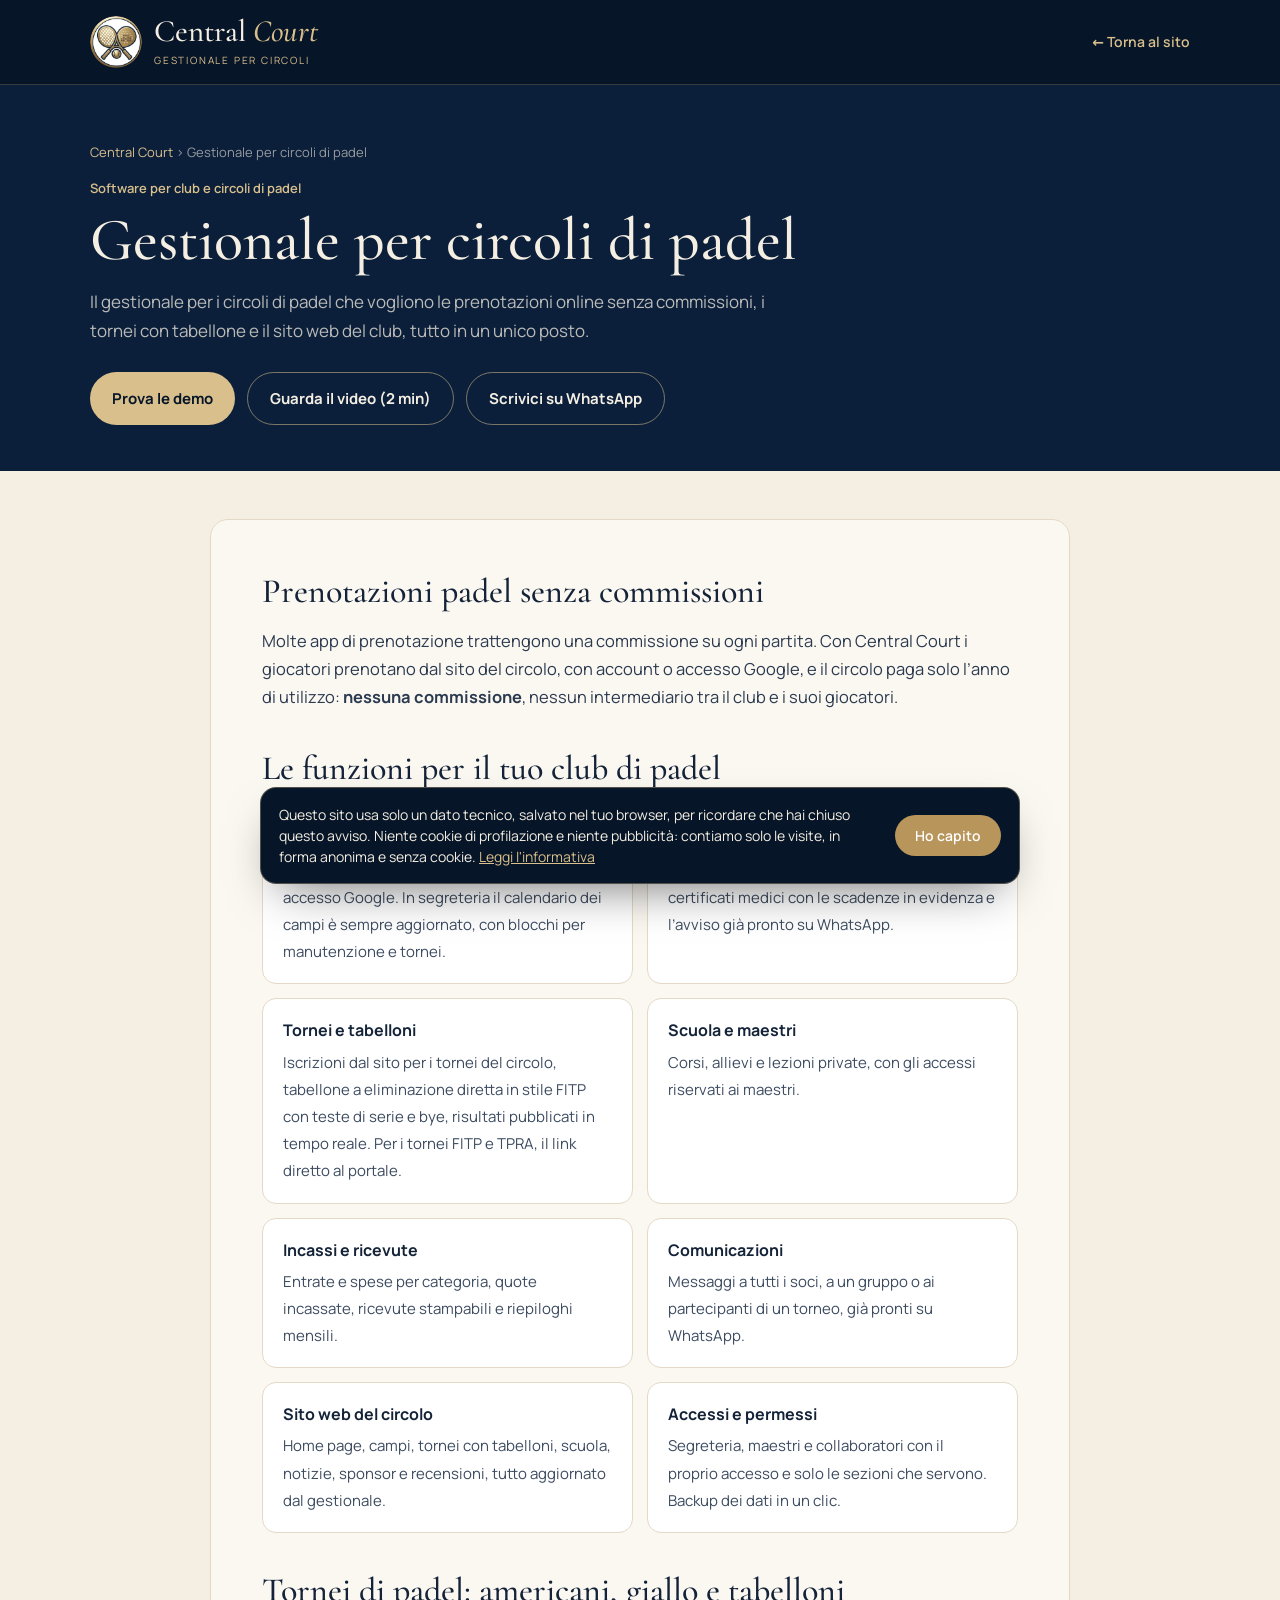
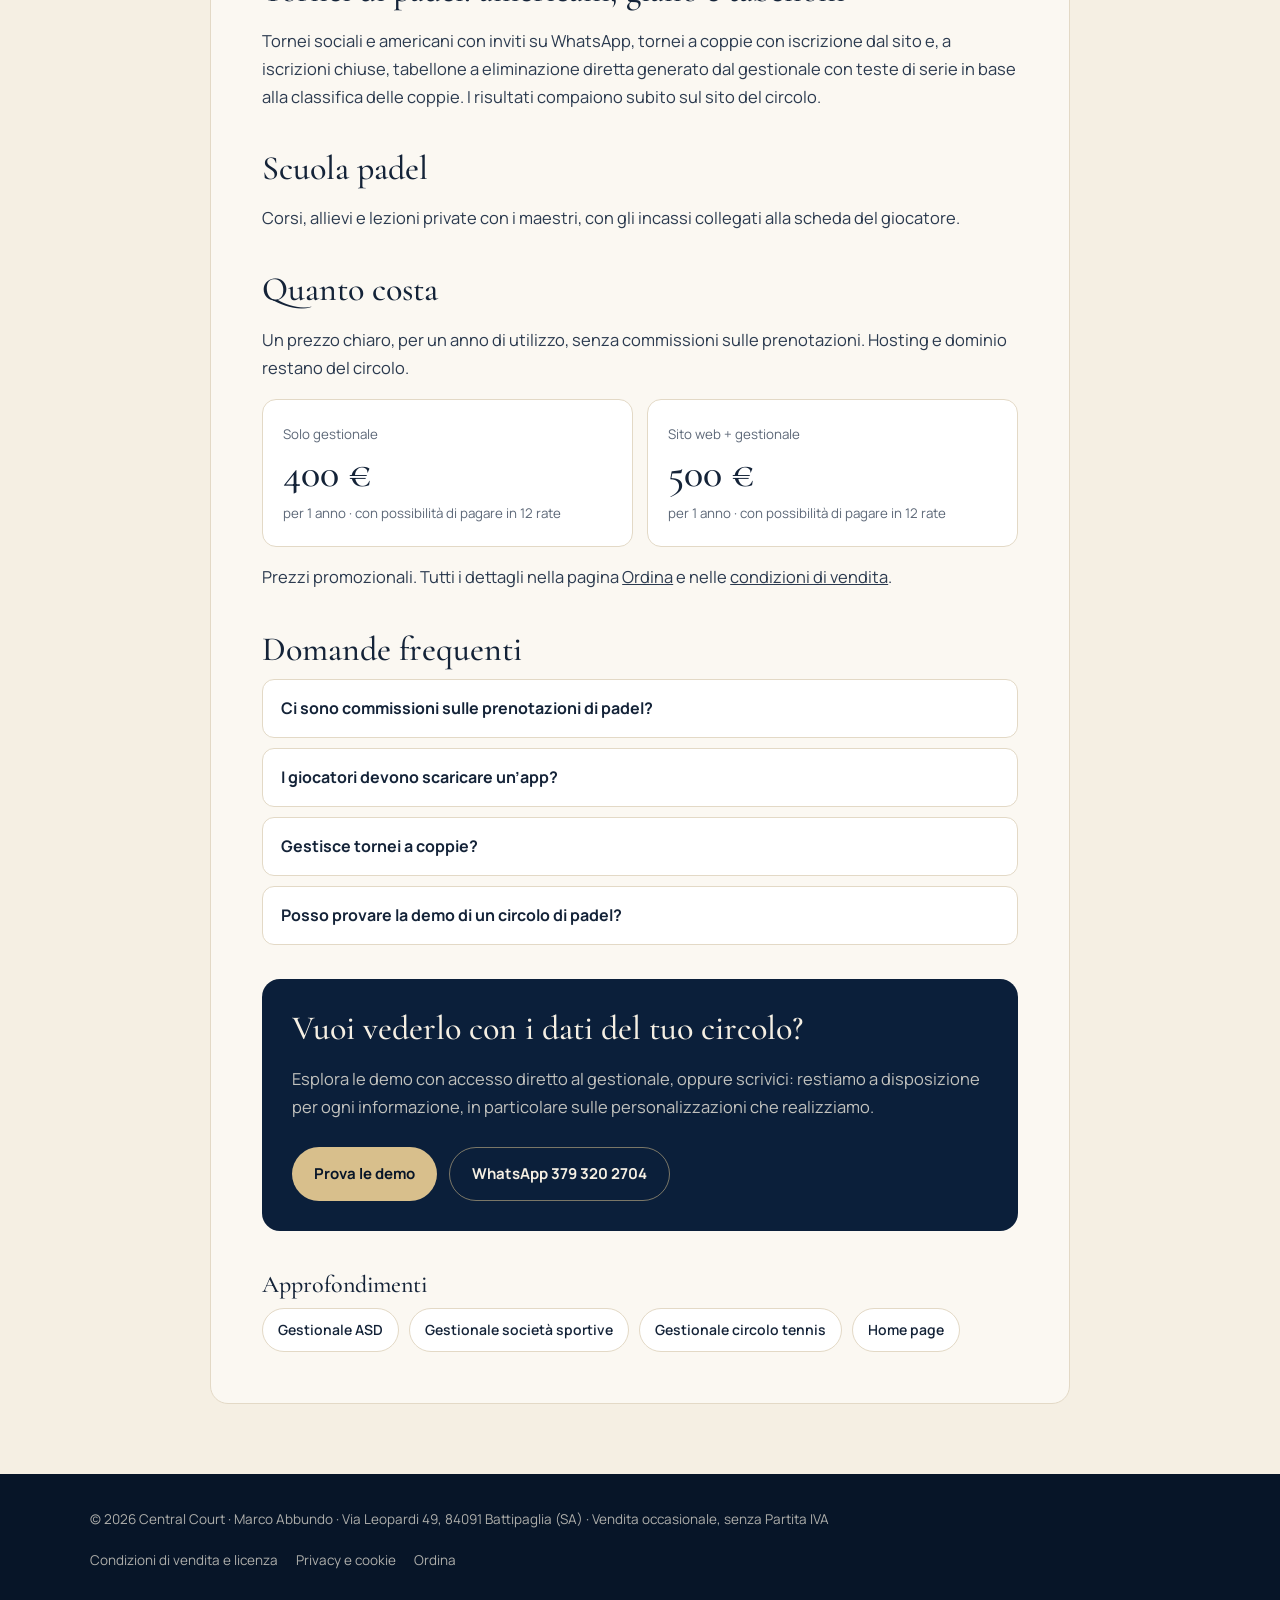
<file: gestionale-padel/index.html>
<!DOCTYPE html>
<html lang="it">
<head>
<meta charset="utf-8">
<meta name="viewport" content="width=device-width,initial-scale=1">
<title>Gestionale per circoli di padel con prenotazioni online · Central Court</title>
<meta name="description" content="Gestionale per club e circoli di padel: prenotazione campi online, soci, tornei americani e tabelloni, scuola padel, incassi e sito web. Senza commissioni, 400 € l’anno.">
<link rel="canonical" href="https://www.centralcourt.it/gestionale-padel/">
<meta name="robots" content="index,follow,max-image-preview:large">
<meta property="og:title" content="Gestionale per circoli di padel con prenotazioni online · Central Court"><meta property="og:description" content="Gestionale per club e circoli di padel: prenotazione campi online, soci, tornei americani e tabelloni, scuola padel, incassi e sito web. Senza commissioni, 400 € l’anno."><meta property="og:image" content="https://www.centralcourt.it/img/og-central-court.jpg"><meta property="og:url" content="https://www.centralcourt.it/gestionale-padel/"><meta property="og:type" content="website"><meta property="og:locale" content="it_IT"><meta property="og:site_name" content="Central Court">
<meta name="twitter:card" content="summary_large_image">
<link rel="icon" type="image/png" href="/img/favicon.png">
<link href="/fonts/fonts.css" rel="stylesheet">
<style>
:root{--navy:#0b1f3a;--deep:#071528;--cream:#f5efe3;--paper:#fbf8f2;--gold:#b8955a;--gold2:#d8bf8c;--ink:#142338;--soft:#5d6878;--line:#e3d9c6;--serif:'Cormorant Garamond',Georgia,serif;--sans:'Manrope',system-ui,-apple-system,'Segoe UI',sans-serif}
*{box-sizing:border-box}html{scroll-behavior:smooth}
body{margin:0;background:var(--cream);color:var(--ink);font:16px/1.7 var(--sans);-webkit-font-smoothing:antialiased}
a{color:inherit}.wrap{width:min(1100px,100% - 2*max(5vw,16px));margin:0 auto}
.top{background:var(--deep);border-bottom:1px solid rgba(216,191,140,.22)}
.top .wrap{display:flex;align-items:center;justify-content:space-between;height:84px;gap:16px}
.logo{display:flex;align-items:center;gap:12px;text-decoration:none;color:var(--cream)}
.logo img{width:52px;height:52px;border-radius:50%}
.logo b{font:500 31px/1 var(--serif);display:block}.logo b em{font-style:italic;color:var(--gold2)}.logo small{font-size:10px;letter-spacing:.18em;text-transform:uppercase;color:var(--gold2);display:block;margin-top:5px}
.back{color:var(--gold2);text-decoration:none;font-size:14px;font-weight:600}.back:hover{color:#fff}
.hero{background:var(--navy);color:var(--cream);padding:56px 0 46px}
.kick{font-size:13px;font-weight:600;color:var(--gold2);margin:0 0 10px}
h1{font:500 clamp(38px,5vw,60px)/1.05 var(--serif);margin:0}
.hero p.l{color:rgba(245,239,227,.75);max-width:680px;margin:16px 0 0;font-size:17px}
.lay{display:grid;grid-template-columns:240px 1fr;gap:48px;padding:48px 0 70px;align-items:start}
.toc{position:sticky;top:20px;font-size:14px;border-left:2px solid var(--line);padding-left:16px}
.toc b{display:block;font-size:12px;letter-spacing:.12em;text-transform:uppercase;color:var(--gold);margin-bottom:8px}
.toc a{display:block;text-decoration:none;color:var(--soft);padding:4px 0;line-height:1.35}.toc a:hover{color:var(--ink)}
.doc{background:var(--paper);border:1px solid var(--line);border-radius:18px;padding:clamp(24px,4vw,48px)}
.doc h2{font:500 30px/1.15 var(--serif);margin:38px 0 10px;scroll-margin-top:20px}.doc h2:first-child{margin-top:0}
.doc h3{font-size:16px;margin:22px 0 4px}
.doc p,.doc li{color:#2b3a4f}.doc ul{padding-left:20px}.doc li{margin:4px 0}
.box{background:#fff;border:1px solid var(--line);border-left:4px solid var(--gold);border-radius:10px;padding:16px 20px;margin:16px 0}
.box p{margin:4px 0}
table{width:100%;border-collapse:collapse;margin:12px 0;font-size:15px}td,th{border-bottom:1px solid var(--line);padding:9px 8px;text-align:left;vertical-align:top}th{font-size:12.5px;letter-spacing:.06em;text-transform:uppercase;color:var(--soft)}
.ph{background:#fde9b8;color:#142338;padding:0 4px;border-radius:4px}
.lay.one{grid-template-columns:1fr;max-width:860px}
.agg{color:var(--soft);font-size:14px;margin-top:30px}
footer{background:var(--deep);color:rgba(245,239,227,.7);padding:34px 0;font-size:13.5px}
footer .wrap{display:flex;justify-content:space-between;gap:18px;flex-wrap:wrap}footer a{text-decoration:none}footer a:hover{color:var(--gold2)}
footer nav{display:flex;gap:18px;flex-wrap:wrap}
.ck{position:fixed;left:16px;right:16px;bottom:16px;z-index:90;max-width:760px;margin:0 auto;background:var(--deep);color:var(--cream);border:1px solid rgba(216,191,140,.35);border-radius:16px;padding:16px 18px;display:none;gap:16px;align-items:center;box-shadow:0 20px 50px -20px rgba(0,0,0,.6);font-size:14px;line-height:1.5}
.ck.on{display:flex}.ck p{margin:0;flex:1}.ck a{color:var(--gold2)}
.ck button{background:var(--gold);color:#fff;border:0;border-radius:999px;padding:11px 20px;font:600 14px var(--sans);cursor:pointer;white-space:nowrap}
@media(max-width:820px){.lay{grid-template-columns:1fr}.toc{position:static}.ck{flex-direction:column;align-items:stretch}}

.lp .doc{padding:clamp(24px,4vw,52px)}.lp .doc h2{font-size:34px}.lp .doc p{font-size:16.5px}
.ctas{display:flex;flex-wrap:wrap;gap:12px;margin-top:26px}.ctas a{display:inline-flex;align-items:center;gap:8px;padding:13px 22px;border-radius:999px;font-weight:700;text-decoration:none;font-size:15px}
.ctas .p{background:var(--gold2);color:var(--deep)}.ctas .s{border:1px solid rgba(216,191,140,.55);color:var(--cream)}.ctas .s:hover{background:rgba(255,255,255,.06)}
.feat{display:grid;grid-template-columns:repeat(2,minmax(0,1fr));gap:14px;margin:18px 0 8px}.feat div{background:#fff;border:1px solid var(--line);border-radius:14px;padding:18px 20px}.feat b{display:block;font-size:16px;margin-bottom:4px;color:var(--ink)}.feat span{color:#3c4b60;font-size:15px;line-height:1.55}
.prz{display:grid;grid-template-columns:1fr 1fr;gap:14px;margin:16px 0}.prz div{background:#fff;border:1px solid var(--line);border-radius:14px;padding:20px}.prz b{font:500 40px/1 var(--serif);display:block;margin:6px 0}.prz small{color:var(--soft)}
.faq details{background:#fff;border:1px solid var(--line);border-radius:12px;margin:10px 0;padding:0 18px}.faq summary{cursor:pointer;font-weight:700;padding:15px 0;list-style:none}.faq summary::-webkit-details-marker{display:none}.faq details p{margin:0 0 15px}
.band{background:var(--navy);color:var(--cream);border-radius:18px;padding:30px;margin-top:34px}.band h2{color:var(--cream);margin:0 0 6px!important}.band p{color:rgba(245,239,227,.78)!important}
.rel{display:flex;flex-wrap:wrap;gap:10px;margin-top:10px}.rel a{border:1px solid var(--line);background:#fff;border-radius:999px;padding:9px 15px;text-decoration:none;font-weight:600;font-size:14px}
.crumb{font-size:13px;color:rgba(245,239,227,.6);margin:0 0 14px}.crumb a{color:var(--gold2);text-decoration:none}
@media(max-width:760px){.feat,.prz{grid-template-columns:1fr}}
</style>
<script type="application/ld+json">[{"@context": "https://schema.org", "@type": "BreadcrumbList", "itemListElement": [{"@type": "ListItem", "position": 1, "name": "Central Court", "item": "https://www.centralcourt.it/"}, {"@type": "ListItem", "position": 2, "name": "Gestionale per circoli di padel", "item": "https://www.centralcourt.it/gestionale-padel/"}]}, {"@context": "https://schema.org", "@type": "FAQPage", "mainEntity": [{"@type": "Question", "name": "Ci sono commissioni sulle prenotazioni di padel?", "acceptedAnswer": {"@type": "Answer", "text": "No. Il circolo paga solo l’anno di utilizzo: 400 € il gestionale, 500 € sito e gestionale."}}, {"@type": "Question", "name": "I giocatori devono scaricare un’app?", "acceptedAnswer": {"@type": "Answer", "text": "No. Prenotano dal sito del circolo, dal computer o dal telefono, con un account o con Google."}}, {"@type": "Question", "name": "Gestisce tornei a coppie?", "acceptedAnswer": {"@type": "Answer", "text": "Sì: iscrizioni delle coppie dal sito, classifiche di entrambi i giocatori e tabellone generato dal gestionale."}}, {"@type": "Question", "name": "Posso provare la demo di un circolo di padel?", "acceptedAnswer": {"@type": "Answer", "text": "Sì: sul sito c’è la demo di Onda Padel, con il sito del circolo e l’accesso diretto al gestionale."}}]}, {"@context": "https://schema.org", "@type": "SoftwareApplication", "name": "Central Court", "applicationCategory": "BusinessApplication", "operatingSystem": "Web", "url": "https://www.centralcourt.it/gestionale-padel/", "description": "Gestionale per club e circoli di padel: prenotazione campi online, soci, tornei americani e tabelloni, scuola padel, incassi e sito web. Senza commissioni, 400 € l’anno.", "offers": [{"@type": "Offer", "name": "Gestionale", "price": "400", "priceCurrency": "EUR"}, {"@type": "Offer", "name": "Sito web e gestionale", "price": "500", "priceCurrency": "EUR"}]}]</script>
</head>
<body class="lp">
<header class="top"><div class="wrap"><a class="logo" href="/"><img src="/img/cc-logo-160.webp" alt="Logo Central Court" width="42" height="42"><span><b>Central <em>Court</em></b><small>Gestionale per circoli</small></span></a><a class="back" href="/">← Torna al sito</a></div></header>
<section class="hero"><div class="wrap"><p class="crumb"><a href="/">Central Court</a> › Gestionale per circoli di padel</p><p class="kick">Software per club e circoli di padel</p><h1>Gestionale per circoli di padel</h1><p class="l">Il gestionale per i circoli di padel che vogliono le prenotazioni online senza commissioni, i tornei con tabellone e il sito web del club, tutto in un unico posto.</p>
<div class="ctas"><a class="p" href="/#edizioni">Prova le demo</a><a class="s" href="/video/">Guarda il video (2 min)</a><a class="s" href="https://wa.me/393793202704?text=Ciao%2C%20vorrei%20informazioni%20su%20Central%20Court%20per%20il%20mio%20circolo" target="_blank" rel="noopener">Scrivici su WhatsApp</a></div></div></section>
<div class="wrap lay one"><article class="doc"><h2 id="prenotazioni">Prenotazioni padel senza commissioni</h2>
<p>Molte app di prenotazione trattengono una commissione su ogni partita. Con Central Court i giocatori prenotano dal sito del circolo, con account o accesso Google, e il circolo paga solo l’anno di utilizzo: <b>nessuna commissione</b>, nessun intermediario tra il club e i suoi giocatori.</p>
<h2 id="funzioni">Le funzioni per il tuo club di padel</h2><div class="feat"><div><b>Prenotazione campi online</b><span>I giocatori prenotano dal sito, con account o accesso Google. In segreteria il calendario dei campi è sempre aggiornato, con blocchi per manutenzione e tornei.</span></div><div><b>Soci e tesserati</b><span>Anagrafica completa, quote, tessere e certificati medici con le scadenze in evidenza e l’avviso già pronto su WhatsApp.</span></div><div><b>Tornei e tabelloni</b><span>Iscrizioni dal sito per i tornei del circolo, tabellone a eliminazione diretta in stile FITP con teste di serie e bye, risultati pubblicati in tempo reale. Per i tornei FITP e TPRA, il link diretto al portale.</span></div><div><b>Scuola e maestri</b><span>Corsi, allievi e lezioni private, con gli accessi riservati ai maestri.</span></div><div><b>Incassi e ricevute</b><span>Entrate e spese per categoria, quote incassate, ricevute stampabili e riepiloghi mensili.</span></div><div><b>Comunicazioni</b><span>Messaggi a tutti i soci, a un gruppo o ai partecipanti di un torneo, già pronti su WhatsApp.</span></div><div><b>Sito web del circolo</b><span>Home page, campi, tornei con tabelloni, scuola, notizie, sponsor e recensioni, tutto aggiornato dal gestionale.</span></div><div><b>Accessi e permessi</b><span>Segreteria, maestri e collaboratori con il proprio accesso e solo le sezioni che servono. Backup dei dati in un clic.</span></div></div>
<h2 id="tornei">Tornei di padel: americani, giallo e tabelloni</h2>
<p>Tornei sociali e americani con inviti su WhatsApp, tornei a coppie con iscrizione dal sito e, a iscrizioni chiuse, tabellone a eliminazione diretta generato dal gestionale con teste di serie in base alla classifica delle coppie. I risultati compaiono subito sul sito del circolo.</p>
<h2 id="scuola">Scuola padel</h2>
<p>Corsi, allievi e lezioni private con i maestri, con gli incassi collegati alla scheda del giocatore.</p>
<h2 id="prezzi">Quanto costa</h2>
<p>Un prezzo chiaro, per un anno di utilizzo, senza commissioni sulle prenotazioni. Hosting e dominio restano del circolo.</p>
<div class="prz"><div><small>Solo gestionale</small><b>400 €</b><small>per 1 anno · con possibilità di pagare in 12 rate</small></div><div><small>Sito web + gestionale</small><b>500 €</b><small>per 1 anno · con possibilità di pagare in 12 rate</small></div></div>
<p>Prezzi promozionali. Tutti i dettagli nella pagina <a href="/ordina.html">Ordina</a> e nelle <a href="/condizioni-di-vendita.html">condizioni di vendita</a>.</p>
<h2 id="faq">Domande frequenti</h2><div class="faq"><details><summary>Ci sono commissioni sulle prenotazioni di padel?</summary><p>No. Il circolo paga solo l’anno di utilizzo: 400 € il gestionale, 500 € sito e gestionale.</p></details><details><summary>I giocatori devono scaricare un’app?</summary><p>No. Prenotano dal sito del circolo, dal computer o dal telefono, con un account o con Google.</p></details><details><summary>Gestisce tornei a coppie?</summary><p>Sì: iscrizioni delle coppie dal sito, classifiche di entrambi i giocatori e tabellone generato dal gestionale.</p></details><details><summary>Posso provare la demo di un circolo di padel?</summary><p>Sì: sul sito c’è la demo di Onda Padel, con il sito del circolo e l’accesso diretto al gestionale.</p></details></div>
<div class="band"><h2>Vuoi vederlo con i dati del tuo circolo?</h2><p>Esplora le demo con accesso diretto al gestionale, oppure scrivici: restiamo a disposizione per ogni informazione, in particolare sulle personalizzazioni che realizziamo.</p><div class="ctas"><a class="p" href="/#edizioni">Prova le demo</a><a class="s" href="https://wa.me/393793202704?text=Ciao%2C%20vorrei%20informazioni%20su%20Central%20Court%20per%20il%20mio%20circolo" target="_blank" rel="noopener">WhatsApp 379 320 2704</a></div></div>
<h2 id="altro" style="font-size:24px;margin-top:40px">Approfondimenti</h2><div class="rel"><a href="/gestionale-asd/">Gestionale ASD</a><a href="/gestionale-societa-sportive/">Gestionale società sportive</a><a href="/gestionale-circolo-tennis/">Gestionale circolo tennis</a><a href="/">Home page</a></div>
</article></div>
<footer><div class="wrap"><span>© 2026 Central Court · Marco Abbundo · Via Leopardi 49, 84091 Battipaglia (SA) · Vendita occasionale, senza Partita IVA</span>
<nav><a href="/condizioni-di-vendita.html">Condizioni di vendita e licenza</a><a href="/privacy.html">Privacy e cookie</a><a href="/ordina.html">Ordina</a></nav></div></footer>
<div class="ck" id="ck" role="dialog" aria-label="Informativa cookie"><p>Questo sito usa solo un dato tecnico, salvato nel tuo browser, per ricordare che hai chiuso questo avviso. Niente cookie di profilazione e niente pubblicità: contiamo solo le visite, in forma anonima e senza cookie. <a href="/privacy.html#cookie">Leggi l'informativa</a></p><button id="ckOk">Ho capito</button></div>
<script>{const c=document.getElementById('ck');let ok=false;try{ok=localStorage.getItem('cc_ck')==='1'}catch(e){}if(!ok)c.classList.add('on');document.getElementById('ckOk').onclick=()=>{try{localStorage.setItem('cc_ck','1')}catch(e){}c.classList.remove('on')};document.querySelectorAll('[data-ck]').forEach(a=>a.onclick=e=>{e.preventDefault();c.classList.add('on')})}</script>
<script src="/cc.js" defer></script></body>
</html>
</file>
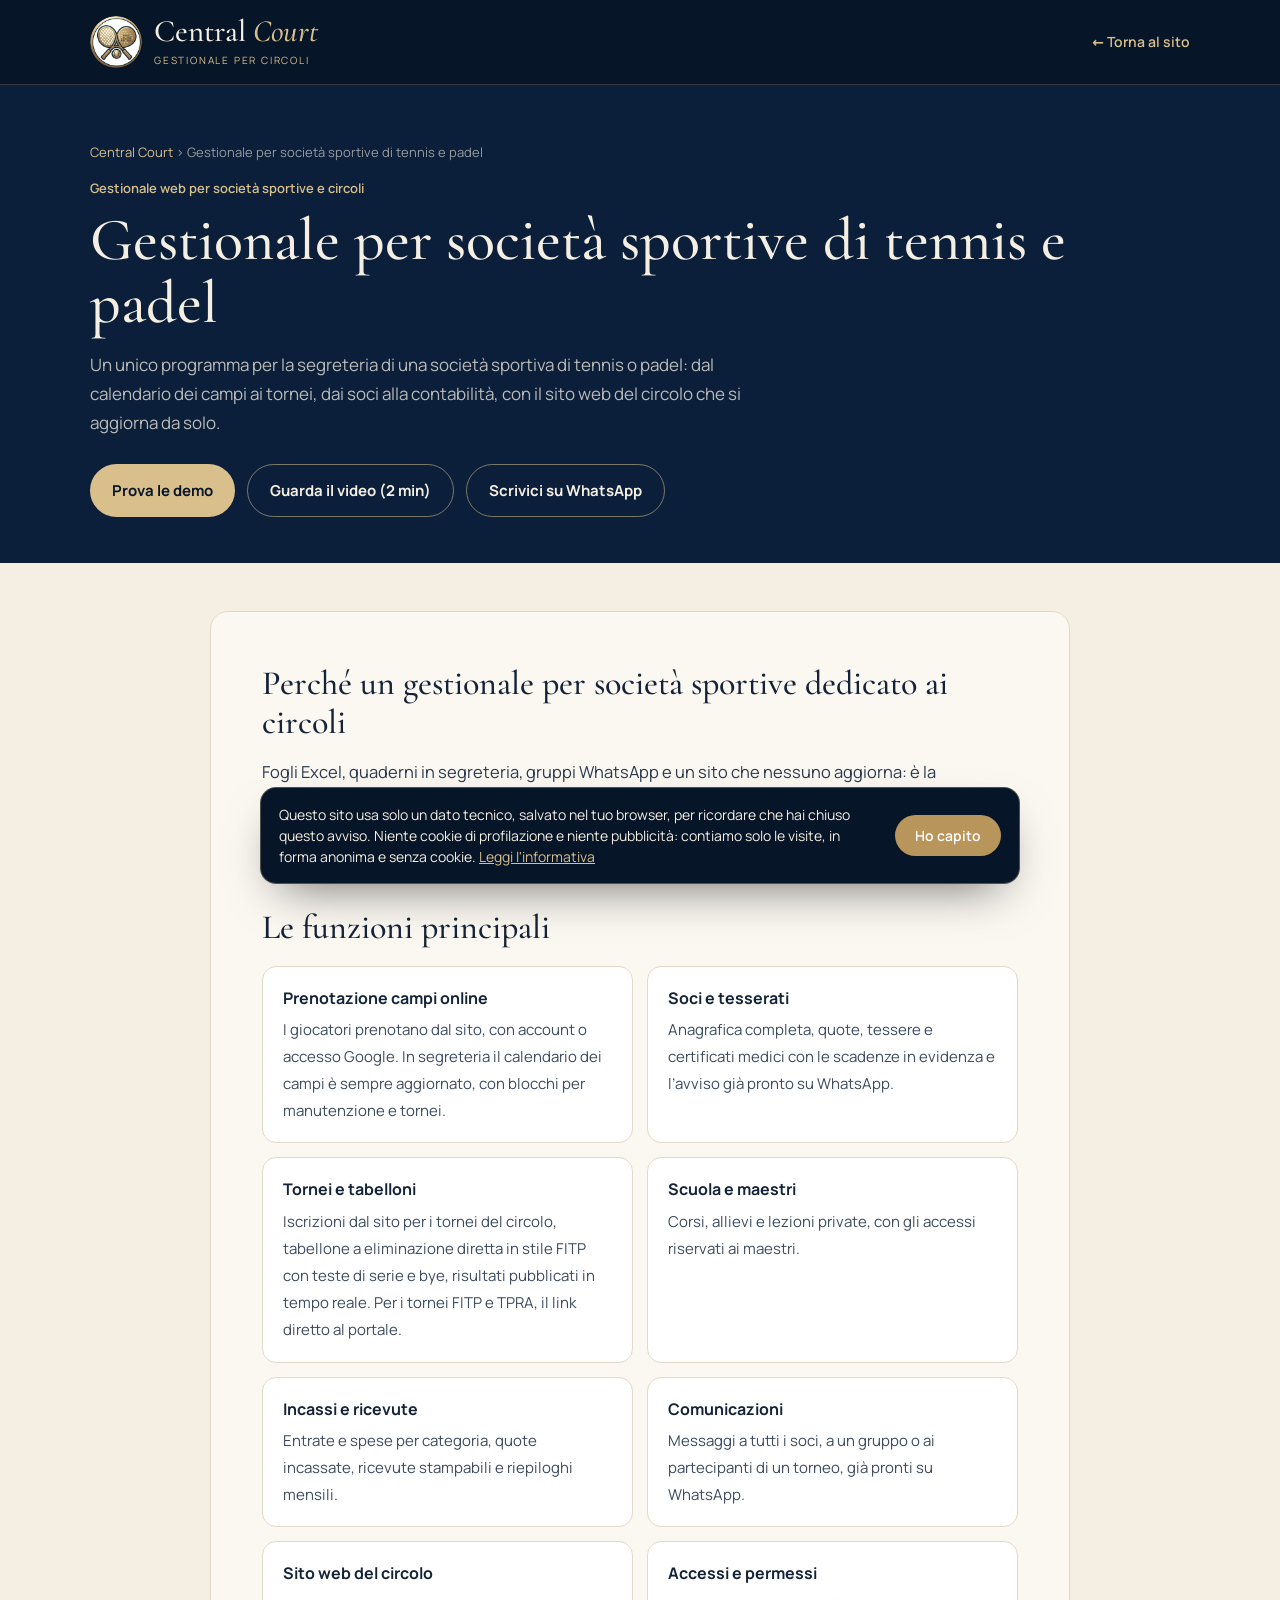
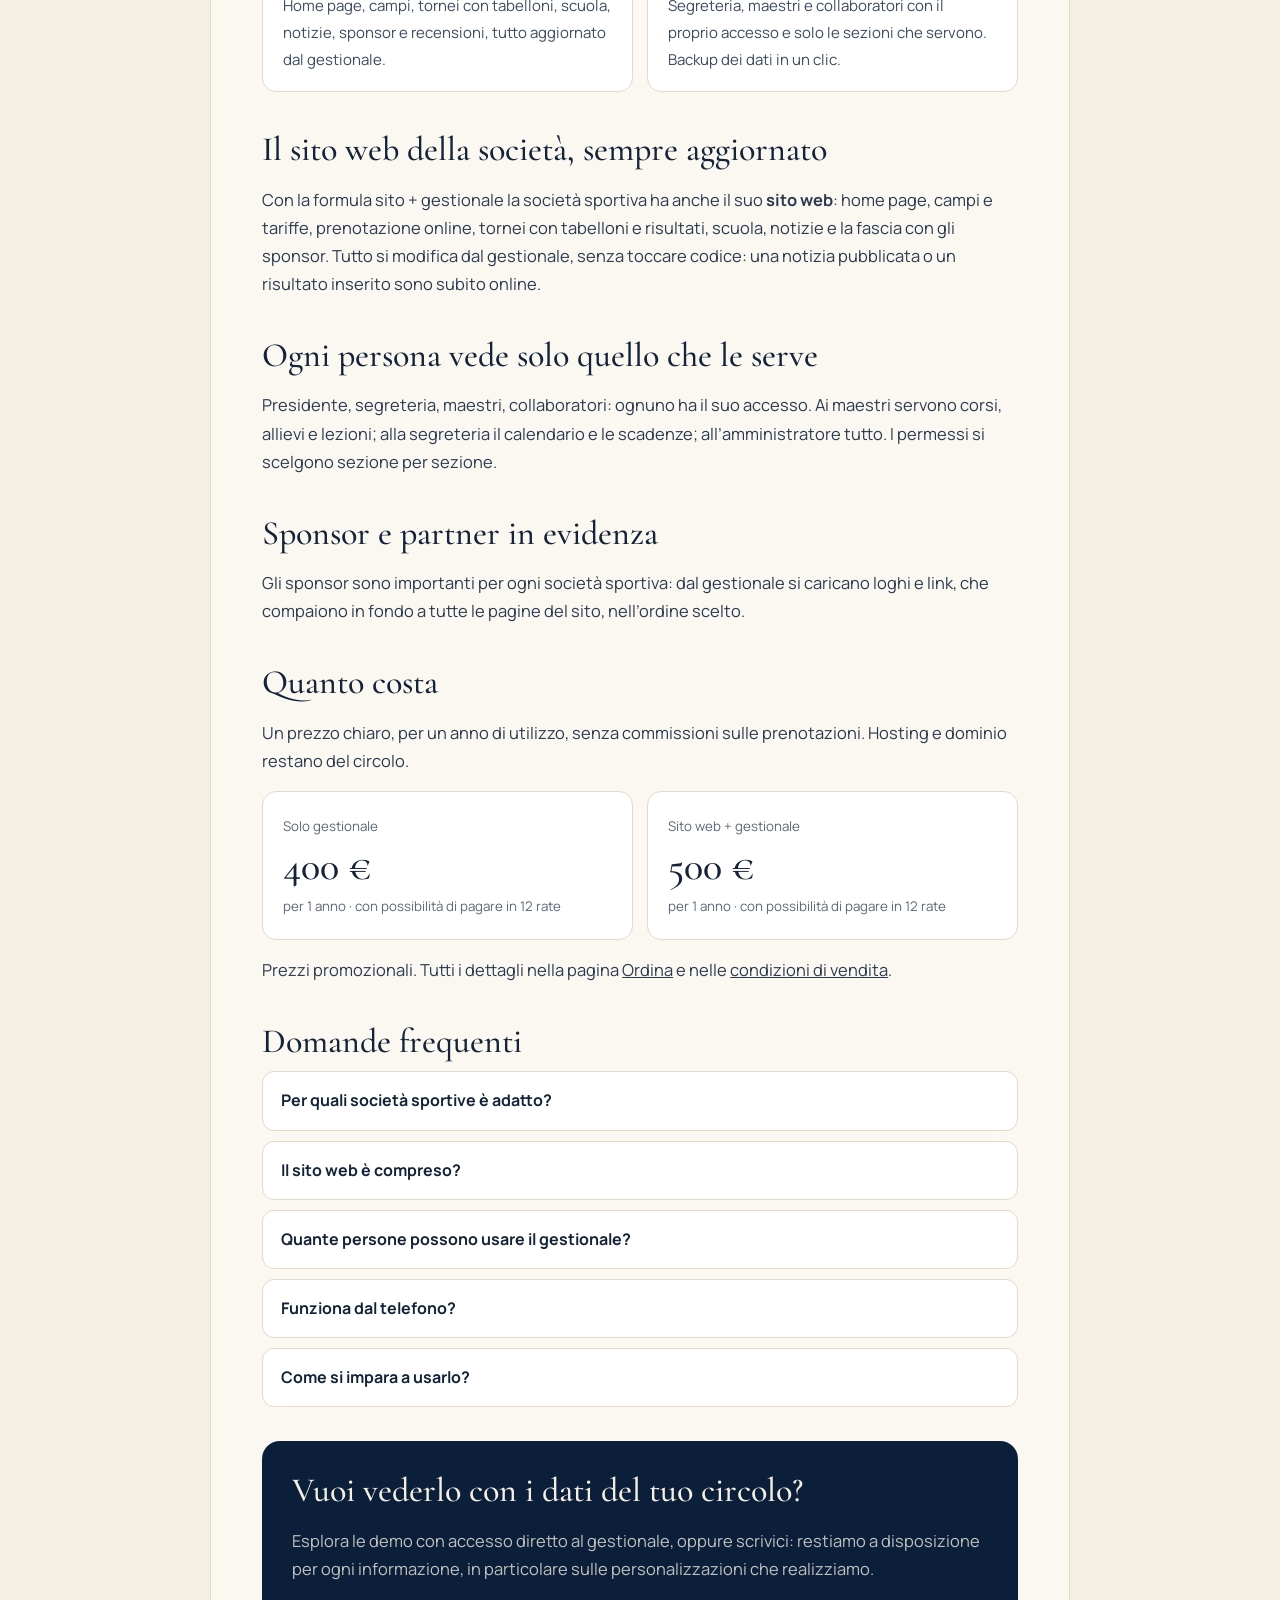
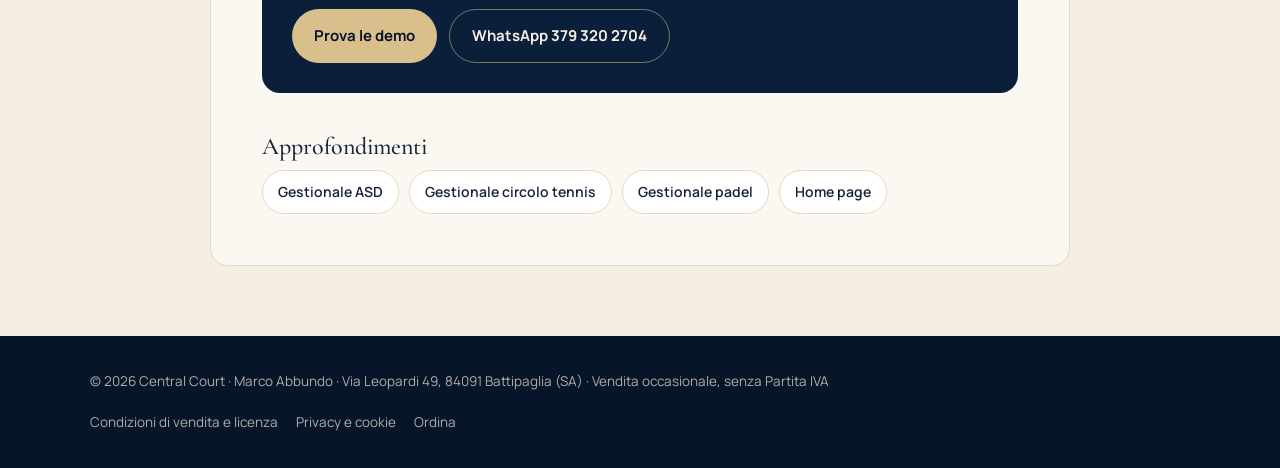
<file: gestionale-societa-sportive/index.html>
<!DOCTYPE html>
<html lang="it">
<head>
<meta charset="utf-8">
<meta name="viewport" content="width=device-width,initial-scale=1">
<title>Gestionale per società sportive di tennis e padel · Central Court</title>
<meta name="description" content="Software gestionale per società sportive e circoli: prenotazioni campi, soci, certificati, tornei con tabellone, scuola, contabilità e sito web incluso. Da 400 € l’anno.">
<link rel="canonical" href="https://www.centralcourt.it/gestionale-societa-sportive/">
<meta name="robots" content="index,follow,max-image-preview:large">
<meta property="og:title" content="Gestionale per società sportive di tennis e padel · Central Court"><meta property="og:description" content="Software gestionale per società sportive e circoli: prenotazioni campi, soci, certificati, tornei con tabellone, scuola, contabilità e sito web incluso. Da 400 € l’anno."><meta property="og:image" content="https://www.centralcourt.it/img/og-central-court.jpg"><meta property="og:url" content="https://www.centralcourt.it/gestionale-societa-sportive/"><meta property="og:type" content="website"><meta property="og:locale" content="it_IT"><meta property="og:site_name" content="Central Court">
<meta name="twitter:card" content="summary_large_image">
<link rel="icon" type="image/png" href="/img/favicon.png">
<link href="/fonts/fonts.css" rel="stylesheet">
<style>
:root{--navy:#0b1f3a;--deep:#071528;--cream:#f5efe3;--paper:#fbf8f2;--gold:#b8955a;--gold2:#d8bf8c;--ink:#142338;--soft:#5d6878;--line:#e3d9c6;--serif:'Cormorant Garamond',Georgia,serif;--sans:'Manrope',system-ui,-apple-system,'Segoe UI',sans-serif}
*{box-sizing:border-box}html{scroll-behavior:smooth}
body{margin:0;background:var(--cream);color:var(--ink);font:16px/1.7 var(--sans);-webkit-font-smoothing:antialiased}
a{color:inherit}.wrap{width:min(1100px,100% - 2*max(5vw,16px));margin:0 auto}
.top{background:var(--deep);border-bottom:1px solid rgba(216,191,140,.22)}
.top .wrap{display:flex;align-items:center;justify-content:space-between;height:84px;gap:16px}
.logo{display:flex;align-items:center;gap:12px;text-decoration:none;color:var(--cream)}
.logo img{width:52px;height:52px;border-radius:50%}
.logo b{font:500 31px/1 var(--serif);display:block}.logo b em{font-style:italic;color:var(--gold2)}.logo small{font-size:10px;letter-spacing:.18em;text-transform:uppercase;color:var(--gold2);display:block;margin-top:5px}
.back{color:var(--gold2);text-decoration:none;font-size:14px;font-weight:600}.back:hover{color:#fff}
.hero{background:var(--navy);color:var(--cream);padding:56px 0 46px}
.kick{font-size:13px;font-weight:600;color:var(--gold2);margin:0 0 10px}
h1{font:500 clamp(38px,5vw,60px)/1.05 var(--serif);margin:0}
.hero p.l{color:rgba(245,239,227,.75);max-width:680px;margin:16px 0 0;font-size:17px}
.lay{display:grid;grid-template-columns:240px 1fr;gap:48px;padding:48px 0 70px;align-items:start}
.toc{position:sticky;top:20px;font-size:14px;border-left:2px solid var(--line);padding-left:16px}
.toc b{display:block;font-size:12px;letter-spacing:.12em;text-transform:uppercase;color:var(--gold);margin-bottom:8px}
.toc a{display:block;text-decoration:none;color:var(--soft);padding:4px 0;line-height:1.35}.toc a:hover{color:var(--ink)}
.doc{background:var(--paper);border:1px solid var(--line);border-radius:18px;padding:clamp(24px,4vw,48px)}
.doc h2{font:500 30px/1.15 var(--serif);margin:38px 0 10px;scroll-margin-top:20px}.doc h2:first-child{margin-top:0}
.doc h3{font-size:16px;margin:22px 0 4px}
.doc p,.doc li{color:#2b3a4f}.doc ul{padding-left:20px}.doc li{margin:4px 0}
.box{background:#fff;border:1px solid var(--line);border-left:4px solid var(--gold);border-radius:10px;padding:16px 20px;margin:16px 0}
.box p{margin:4px 0}
table{width:100%;border-collapse:collapse;margin:12px 0;font-size:15px}td,th{border-bottom:1px solid var(--line);padding:9px 8px;text-align:left;vertical-align:top}th{font-size:12.5px;letter-spacing:.06em;text-transform:uppercase;color:var(--soft)}
.ph{background:#fde9b8;color:#142338;padding:0 4px;border-radius:4px}
.lay.one{grid-template-columns:1fr;max-width:860px}
.agg{color:var(--soft);font-size:14px;margin-top:30px}
footer{background:var(--deep);color:rgba(245,239,227,.7);padding:34px 0;font-size:13.5px}
footer .wrap{display:flex;justify-content:space-between;gap:18px;flex-wrap:wrap}footer a{text-decoration:none}footer a:hover{color:var(--gold2)}
footer nav{display:flex;gap:18px;flex-wrap:wrap}
.ck{position:fixed;left:16px;right:16px;bottom:16px;z-index:90;max-width:760px;margin:0 auto;background:var(--deep);color:var(--cream);border:1px solid rgba(216,191,140,.35);border-radius:16px;padding:16px 18px;display:none;gap:16px;align-items:center;box-shadow:0 20px 50px -20px rgba(0,0,0,.6);font-size:14px;line-height:1.5}
.ck.on{display:flex}.ck p{margin:0;flex:1}.ck a{color:var(--gold2)}
.ck button{background:var(--gold);color:#fff;border:0;border-radius:999px;padding:11px 20px;font:600 14px var(--sans);cursor:pointer;white-space:nowrap}
@media(max-width:820px){.lay{grid-template-columns:1fr}.toc{position:static}.ck{flex-direction:column;align-items:stretch}}

.lp .doc{padding:clamp(24px,4vw,52px)}.lp .doc h2{font-size:34px}.lp .doc p{font-size:16.5px}
.ctas{display:flex;flex-wrap:wrap;gap:12px;margin-top:26px}.ctas a{display:inline-flex;align-items:center;gap:8px;padding:13px 22px;border-radius:999px;font-weight:700;text-decoration:none;font-size:15px}
.ctas .p{background:var(--gold2);color:var(--deep)}.ctas .s{border:1px solid rgba(216,191,140,.55);color:var(--cream)}.ctas .s:hover{background:rgba(255,255,255,.06)}
.feat{display:grid;grid-template-columns:repeat(2,minmax(0,1fr));gap:14px;margin:18px 0 8px}.feat div{background:#fff;border:1px solid var(--line);border-radius:14px;padding:18px 20px}.feat b{display:block;font-size:16px;margin-bottom:4px;color:var(--ink)}.feat span{color:#3c4b60;font-size:15px;line-height:1.55}
.prz{display:grid;grid-template-columns:1fr 1fr;gap:14px;margin:16px 0}.prz div{background:#fff;border:1px solid var(--line);border-radius:14px;padding:20px}.prz b{font:500 40px/1 var(--serif);display:block;margin:6px 0}.prz small{color:var(--soft)}
.faq details{background:#fff;border:1px solid var(--line);border-radius:12px;margin:10px 0;padding:0 18px}.faq summary{cursor:pointer;font-weight:700;padding:15px 0;list-style:none}.faq summary::-webkit-details-marker{display:none}.faq details p{margin:0 0 15px}
.band{background:var(--navy);color:var(--cream);border-radius:18px;padding:30px;margin-top:34px}.band h2{color:var(--cream);margin:0 0 6px!important}.band p{color:rgba(245,239,227,.78)!important}
.rel{display:flex;flex-wrap:wrap;gap:10px;margin-top:10px}.rel a{border:1px solid var(--line);background:#fff;border-radius:999px;padding:9px 15px;text-decoration:none;font-weight:600;font-size:14px}
.crumb{font-size:13px;color:rgba(245,239,227,.6);margin:0 0 14px}.crumb a{color:var(--gold2);text-decoration:none}
@media(max-width:760px){.feat,.prz{grid-template-columns:1fr}}
</style>
<script type="application/ld+json">[{"@context": "https://schema.org", "@type": "BreadcrumbList", "itemListElement": [{"@type": "ListItem", "position": 1, "name": "Central Court", "item": "https://www.centralcourt.it/"}, {"@type": "ListItem", "position": 2, "name": "Gestionale per società sportive di tennis e padel", "item": "https://www.centralcourt.it/gestionale-societa-sportive/"}]}, {"@context": "https://schema.org", "@type": "FAQPage", "mainEntity": [{"@type": "Question", "name": "Per quali società sportive è adatto?", "acceptedAnswer": {"@type": "Answer", "text": "Per circoli e società sportive che gestiscono campi da tennis e da padel, in forma di ASD, SSD o polisportiva."}}, {"@type": "Question", "name": "Il sito web è compreso?", "acceptedAnswer": {"@type": "Answer", "text": "Con la formula da 500 € l’anno sì: sito e gestionale insieme. Con quella da 400 € solo il gestionale."}}, {"@type": "Question", "name": "Quante persone possono usare il gestionale?", "acceptedAnswer": {"@type": "Answer", "text": "Tutte quelle che servono: ogni collaboratore ha il suo accesso, con le sezioni scelte dall’amministratore."}}, {"@type": "Question", "name": "Funziona dal telefono?", "acceptedAnswer": {"@type": "Answer", "text": "Sì, gestionale e sito si adattano a telefono e tablet."}}, {"@type": "Question", "name": "Come si impara a usarlo?", "acceptedAnswer": {"@type": "Answer", "text": "Con il manuale d’uso dettagliato, presente anche nel gestionale nella sezione Guida e FAQ, insieme a un assistente che risponde alle domande."}}]}, {"@context": "https://schema.org", "@type": "SoftwareApplication", "name": "Central Court", "applicationCategory": "BusinessApplication", "operatingSystem": "Web", "url": "https://www.centralcourt.it/gestionale-societa-sportive/", "description": "Software gestionale per società sportive e circoli: prenotazioni campi, soci, certificati, tornei con tabellone, scuola, contabilità e sito web incluso. Da 400 € l’anno.", "offers": [{"@type": "Offer", "name": "Gestionale", "price": "400", "priceCurrency": "EUR"}, {"@type": "Offer", "name": "Sito web e gestionale", "price": "500", "priceCurrency": "EUR"}]}]</script>
</head>
<body class="lp">
<header class="top"><div class="wrap"><a class="logo" href="/"><img src="/img/cc-logo-160.webp" alt="Logo Central Court" width="42" height="42"><span><b>Central <em>Court</em></b><small>Gestionale per circoli</small></span></a><a class="back" href="/">← Torna al sito</a></div></header>
<section class="hero"><div class="wrap"><p class="crumb"><a href="/">Central Court</a> › Gestionale per società sportive di tennis e padel</p><p class="kick">Gestionale web per società sportive e circoli</p><h1>Gestionale per società sportive di tennis e padel</h1><p class="l">Un unico programma per la segreteria di una società sportiva di tennis o padel: dal calendario dei campi ai tornei, dai soci alla contabilità, con il sito web del circolo che si aggiorna da solo.</p>
<div class="ctas"><a class="p" href="/#edizioni">Prova le demo</a><a class="s" href="/video/">Guarda il video (2 min)</a><a class="s" href="https://wa.me/393793202704?text=Ciao%2C%20vorrei%20informazioni%20su%20Central%20Court%20per%20il%20mio%20circolo" target="_blank" rel="noopener">Scrivici su WhatsApp</a></div></div></section>
<div class="wrap lay one"><article class="doc"><h2 id="perche">Perché un gestionale per società sportive dedicato ai circoli</h2>
<p>Fogli Excel, quaderni in segreteria, gruppi WhatsApp e un sito che nessuno aggiorna: è la situazione di molte <b>società sportive</b>. Un <b>gestionale per società sportive</b> serve a mettere ordine, ma se è generico costringe ad adattarsi. Central Court è costruito per chi gestisce campi da tennis e da padel, e per questo parla la lingua del circolo: campi, ore, tornei, maestri, soci.</p>
<h2 id="funzioni">Le funzioni principali</h2><div class="feat"><div><b>Prenotazione campi online</b><span>I giocatori prenotano dal sito, con account o accesso Google. In segreteria il calendario dei campi è sempre aggiornato, con blocchi per manutenzione e tornei.</span></div><div><b>Soci e tesserati</b><span>Anagrafica completa, quote, tessere e certificati medici con le scadenze in evidenza e l’avviso già pronto su WhatsApp.</span></div><div><b>Tornei e tabelloni</b><span>Iscrizioni dal sito per i tornei del circolo, tabellone a eliminazione diretta in stile FITP con teste di serie e bye, risultati pubblicati in tempo reale. Per i tornei FITP e TPRA, il link diretto al portale.</span></div><div><b>Scuola e maestri</b><span>Corsi, allievi e lezioni private, con gli accessi riservati ai maestri.</span></div><div><b>Incassi e ricevute</b><span>Entrate e spese per categoria, quote incassate, ricevute stampabili e riepiloghi mensili.</span></div><div><b>Comunicazioni</b><span>Messaggi a tutti i soci, a un gruppo o ai partecipanti di un torneo, già pronti su WhatsApp.</span></div><div><b>Sito web del circolo</b><span>Home page, campi, tornei con tabelloni, scuola, notizie, sponsor e recensioni, tutto aggiornato dal gestionale.</span></div><div><b>Accessi e permessi</b><span>Segreteria, maestri e collaboratori con il proprio accesso e solo le sezioni che servono. Backup dei dati in un clic.</span></div></div>
<h2 id="sito">Il sito web della società, sempre aggiornato</h2>
<p>Con la formula sito + gestionale la società sportiva ha anche il suo <b>sito web</b>: home page, campi e tariffe, prenotazione online, tornei con tabelloni e risultati, scuola, notizie e la fascia con gli sponsor. Tutto si modifica dal gestionale, senza toccare codice: una notizia pubblicata o un risultato inserito sono subito online.</p>
<h2 id="ruoli">Ogni persona vede solo quello che le serve</h2>
<p>Presidente, segreteria, maestri, collaboratori: ognuno ha il suo accesso. Ai maestri servono corsi, allievi e lezioni; alla segreteria il calendario e le scadenze; all’amministratore tutto. I permessi si scelgono sezione per sezione.</p>
<h2 id="sponsor">Sponsor e partner in evidenza</h2>
<p>Gli sponsor sono importanti per ogni società sportiva: dal gestionale si caricano loghi e link, che compaiono in fondo a tutte le pagine del sito, nell’ordine scelto.</p>
<h2 id="prezzi">Quanto costa</h2>
<p>Un prezzo chiaro, per un anno di utilizzo, senza commissioni sulle prenotazioni. Hosting e dominio restano del circolo.</p>
<div class="prz"><div><small>Solo gestionale</small><b>400 €</b><small>per 1 anno · con possibilità di pagare in 12 rate</small></div><div><small>Sito web + gestionale</small><b>500 €</b><small>per 1 anno · con possibilità di pagare in 12 rate</small></div></div>
<p>Prezzi promozionali. Tutti i dettagli nella pagina <a href="/ordina.html">Ordina</a> e nelle <a href="/condizioni-di-vendita.html">condizioni di vendita</a>.</p>
<h2 id="faq">Domande frequenti</h2><div class="faq"><details><summary>Per quali società sportive è adatto?</summary><p>Per circoli e società sportive che gestiscono campi da tennis e da padel, in forma di ASD, SSD o polisportiva.</p></details><details><summary>Il sito web è compreso?</summary><p>Con la formula da 500 € l’anno sì: sito e gestionale insieme. Con quella da 400 € solo il gestionale.</p></details><details><summary>Quante persone possono usare il gestionale?</summary><p>Tutte quelle che servono: ogni collaboratore ha il suo accesso, con le sezioni scelte dall’amministratore.</p></details><details><summary>Funziona dal telefono?</summary><p>Sì, gestionale e sito si adattano a telefono e tablet.</p></details><details><summary>Come si impara a usarlo?</summary><p>Con il manuale d’uso dettagliato, presente anche nel gestionale nella sezione Guida e FAQ, insieme a un assistente che risponde alle domande.</p></details></div>
<div class="band"><h2>Vuoi vederlo con i dati del tuo circolo?</h2><p>Esplora le demo con accesso diretto al gestionale, oppure scrivici: restiamo a disposizione per ogni informazione, in particolare sulle personalizzazioni che realizziamo.</p><div class="ctas"><a class="p" href="/#edizioni">Prova le demo</a><a class="s" href="https://wa.me/393793202704?text=Ciao%2C%20vorrei%20informazioni%20su%20Central%20Court%20per%20il%20mio%20circolo" target="_blank" rel="noopener">WhatsApp 379 320 2704</a></div></div>
<h2 id="altro" style="font-size:24px;margin-top:40px">Approfondimenti</h2><div class="rel"><a href="/gestionale-asd/">Gestionale ASD</a><a href="/gestionale-circolo-tennis/">Gestionale circolo tennis</a><a href="/gestionale-padel/">Gestionale padel</a><a href="/">Home page</a></div>
</article></div>
<footer><div class="wrap"><span>© 2026 Central Court · Marco Abbundo · Via Leopardi 49, 84091 Battipaglia (SA) · Vendita occasionale, senza Partita IVA</span>
<nav><a href="/condizioni-di-vendita.html">Condizioni di vendita e licenza</a><a href="/privacy.html">Privacy e cookie</a><a href="/ordina.html">Ordina</a></nav></div></footer>
<div class="ck" id="ck" role="dialog" aria-label="Informativa cookie"><p>Questo sito usa solo un dato tecnico, salvato nel tuo browser, per ricordare che hai chiuso questo avviso. Niente cookie di profilazione e niente pubblicità: contiamo solo le visite, in forma anonima e senza cookie. <a href="/privacy.html#cookie">Leggi l'informativa</a></p><button id="ckOk">Ho capito</button></div>
<script>{const c=document.getElementById('ck');let ok=false;try{ok=localStorage.getItem('cc_ck')==='1'}catch(e){}if(!ok)c.classList.add('on');document.getElementById('ckOk').onclick=()=>{try{localStorage.setItem('cc_ck','1')}catch(e){}c.classList.remove('on')};document.querySelectorAll('[data-ck]').forEach(a=>a.onclick=e=>{e.preventDefault();c.classList.add('on')})}</script>
<script src="/cc.js" defer></script></body>
</html>
</file>
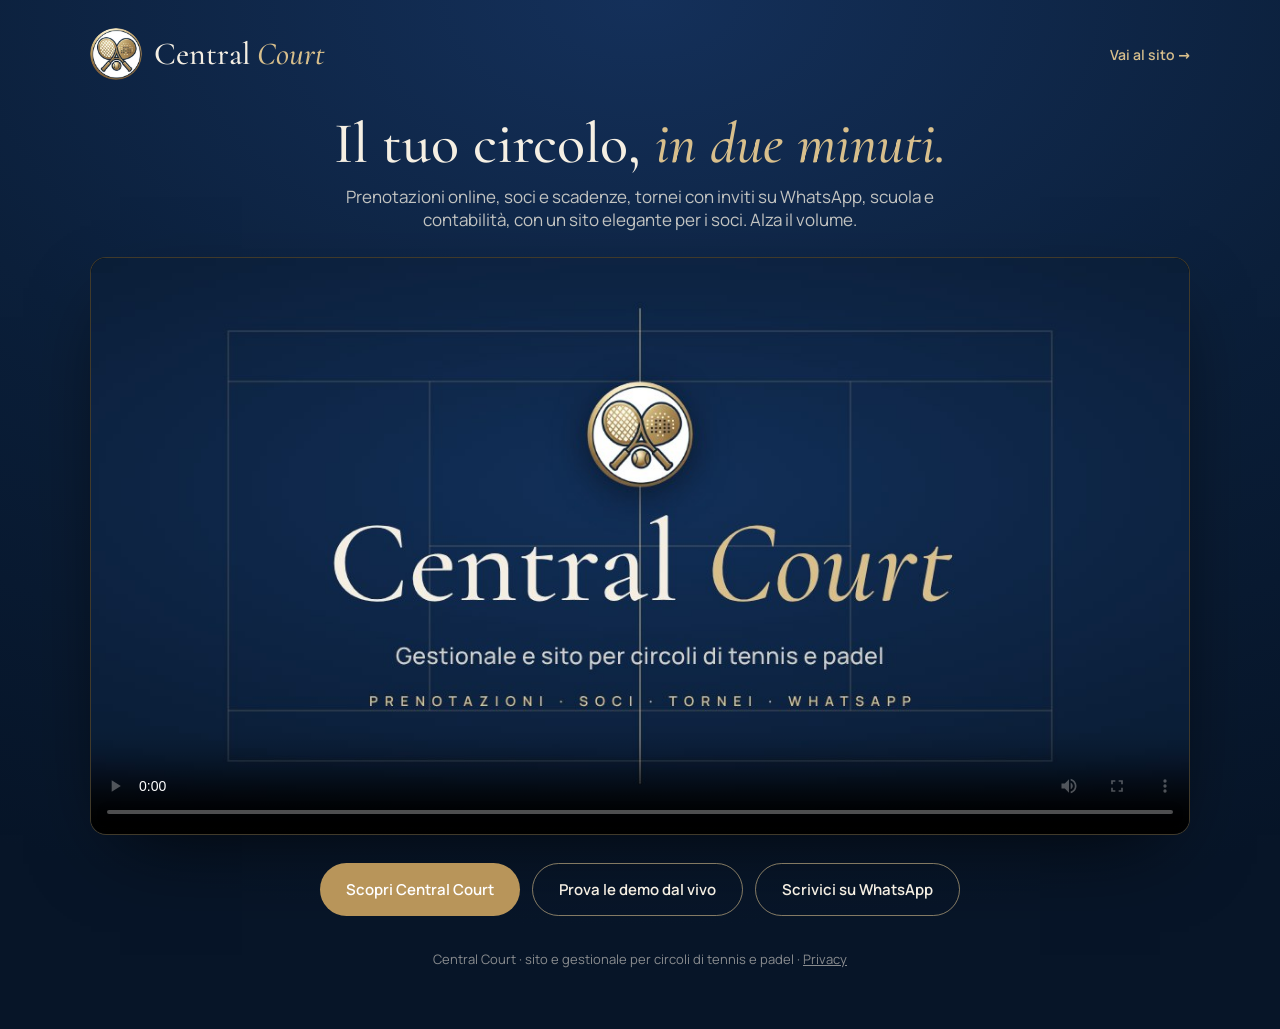
<file: video/index.html>
<!DOCTYPE html>
<html lang="it">
<head>
<meta charset="utf-8">
<meta name="viewport" content="width=device-width,initial-scale=1">
<title>Central Court in 2 minuti · Gestionale e sito per circoli di tennis e padel</title>
<meta name="description" content="Guarda in due minuti come Central Court gestisce prenotazioni, soci, tornei, scuola e contabilità di un circolo di tennis o padel, con un sito elegante per i soci.">
<link rel="canonical" href="https://www.centralcourt.it/video/">
<meta property="og:type" content="video.other"><meta property="og:locale" content="it_IT"><meta property="og:site_name" content="Central Court">
<meta property="og:title" content="Central Court in 2 minuti"><meta property="og:description" content="Il gestionale e il sito per circoli di tennis e padel, in due minuti.">
<meta property="og:url" content="https://www.centralcourt.it/video/"><meta property="og:image" content="https://www.centralcourt.it/img/og-central-court.jpg">
<meta property="og:video" content="https://www.centralcourt.it/video/central-court.mp4"><meta property="og:video:type" content="video/mp4"><meta property="og:video:width" content="1280"><meta property="og:video:height" content="720">
<meta name="twitter:card" content="summary_large_image"><meta name="twitter:image" content="https://www.centralcourt.it/img/og-central-court.jpg">
<link rel="icon" type="image/png" href="/img/favicon.png">
<link href="/fonts/fonts.css" rel="stylesheet">
<style>
*{box-sizing:border-box}body{margin:0;background:radial-gradient(120% 90% at 50% 0%,#14305a 0%,#0b1f3a 50%,#071528 100%);color:#f5efe3;font-family:Manrope,system-ui,sans-serif;min-height:100vh}
.wrap{width:min(1100px,100% - 32px);margin:0 auto;padding:28px 0 48px}
.top{display:flex;align-items:center;justify-content:space-between;gap:16px}
.logo{display:flex;align-items:center;gap:12px;text-decoration:none;color:#f5efe3}.logo img{width:52px;height:52px;border-radius:50%}
.logo b{font:500 32px/1 'Cormorant Garamond',Georgia,serif}.logo b em{color:#d8bf8c}
.top a.s{color:#d8bf8c;text-decoration:none;font-weight:600;font-size:14px}
h1{font:500 clamp(34px,5vw,58px)/1.05 'Cormorant Garamond',Georgia,serif;margin:34px 0 10px;text-align:center}h1 em{color:#d8bf8c}
p.l{text-align:center;color:rgba(245,239,227,.78);font-size:17px;margin:0 auto 26px;max-width:640px}
video{width:100%;border-radius:16px;box-shadow:0 30px 80px -30px rgba(0,0,0,.8);border:1px solid rgba(216,191,140,.3);background:#000;display:block}
.cta{display:flex;flex-wrap:wrap;gap:12px;justify-content:center;margin-top:28px}
.btn{display:inline-flex;align-items:center;gap:10px;padding:15px 26px;border-radius:999px;font:600 15px Manrope,sans-serif;text-decoration:none}
.g{background:#b8955a;color:#fff}.o{border:1px solid rgba(216,191,140,.6);color:#f5efe3}
.foot{text-align:center;color:rgba(245,239,227,.55);font-size:13px;margin-top:34px}.foot a{color:inherit}
</style>
</head>
<body><div class="wrap">
<div class="top"><a class="logo" href="/"><img src="/img/cc-logo-160.webp" alt="Logo Central Court" width="52" height="52"><b>Central <em>Court</em></b></a><a class="s" href="/">Vai al sito →</a></div>
<h1>Il tuo circolo, <em>in due minuti.</em></h1>
<p class="l">Prenotazioni online, soci e scadenze, tornei con inviti su WhatsApp, scuola e contabilità, con un sito elegante per i soci. Alza il volume.</p>
<video controls playsinline preload="metadata" poster="/img/og-central-court.jpg"><source src="/video/central-court.mp4" type="video/mp4">Il tuo browser non riproduce il video: <a href="/video/central-court.mp4">scaricalo qui</a>.</video>
<div class="cta"><a class="btn g" href="/">Scopri Central Court</a><a class="btn o" href="/#edizioni">Prova le demo dal vivo</a><a class="btn o" href="https://wa.me/393793202704?text=Ciao%2C%20ho%20visto%20il%20video%20di%20Central%20Court%20e%20vorrei%20saperne%20di%20pi%C3%B9" target="_blank" rel="noopener">Scrivici su WhatsApp</a></div>
<p class="foot">Central Court · sito e gestionale per circoli di tennis e padel · <a href="/privacy.html">Privacy</a></p>
</div><script src="/cc.js" defer></script></body></html>
</file>
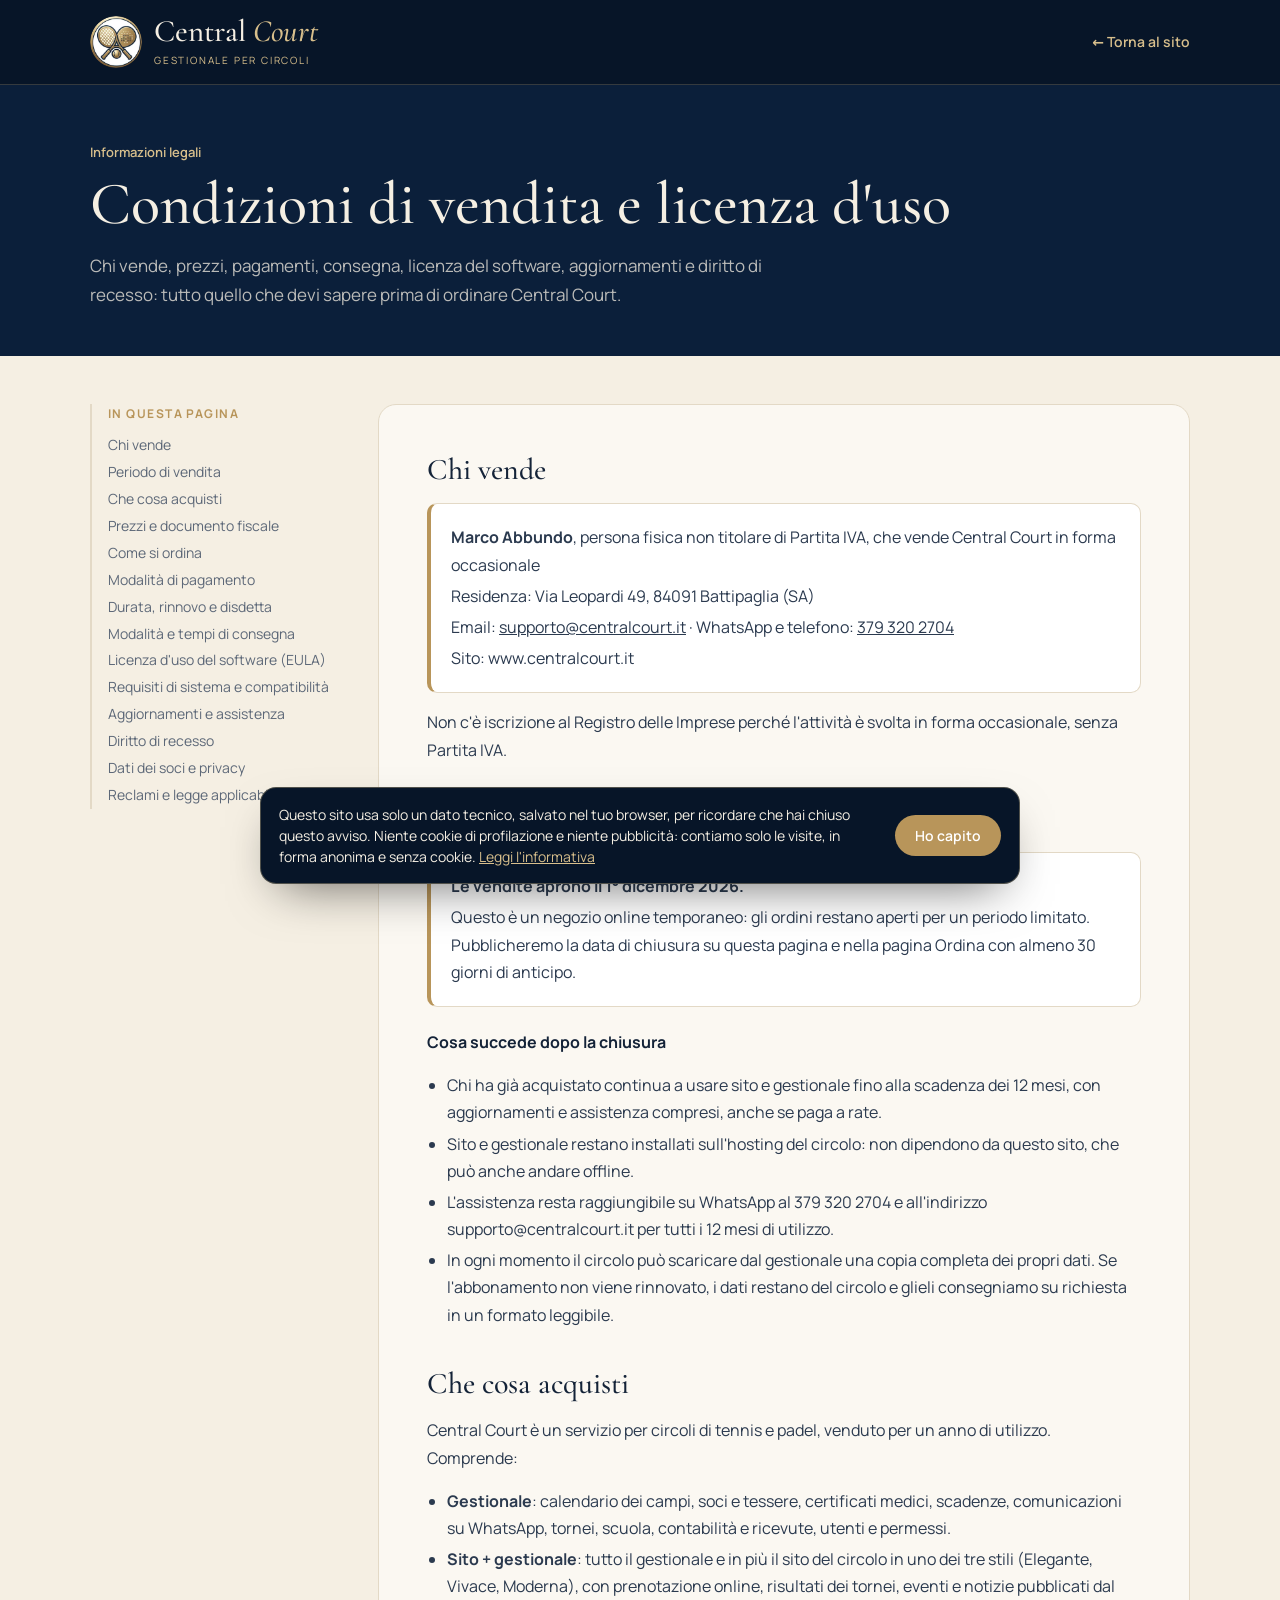
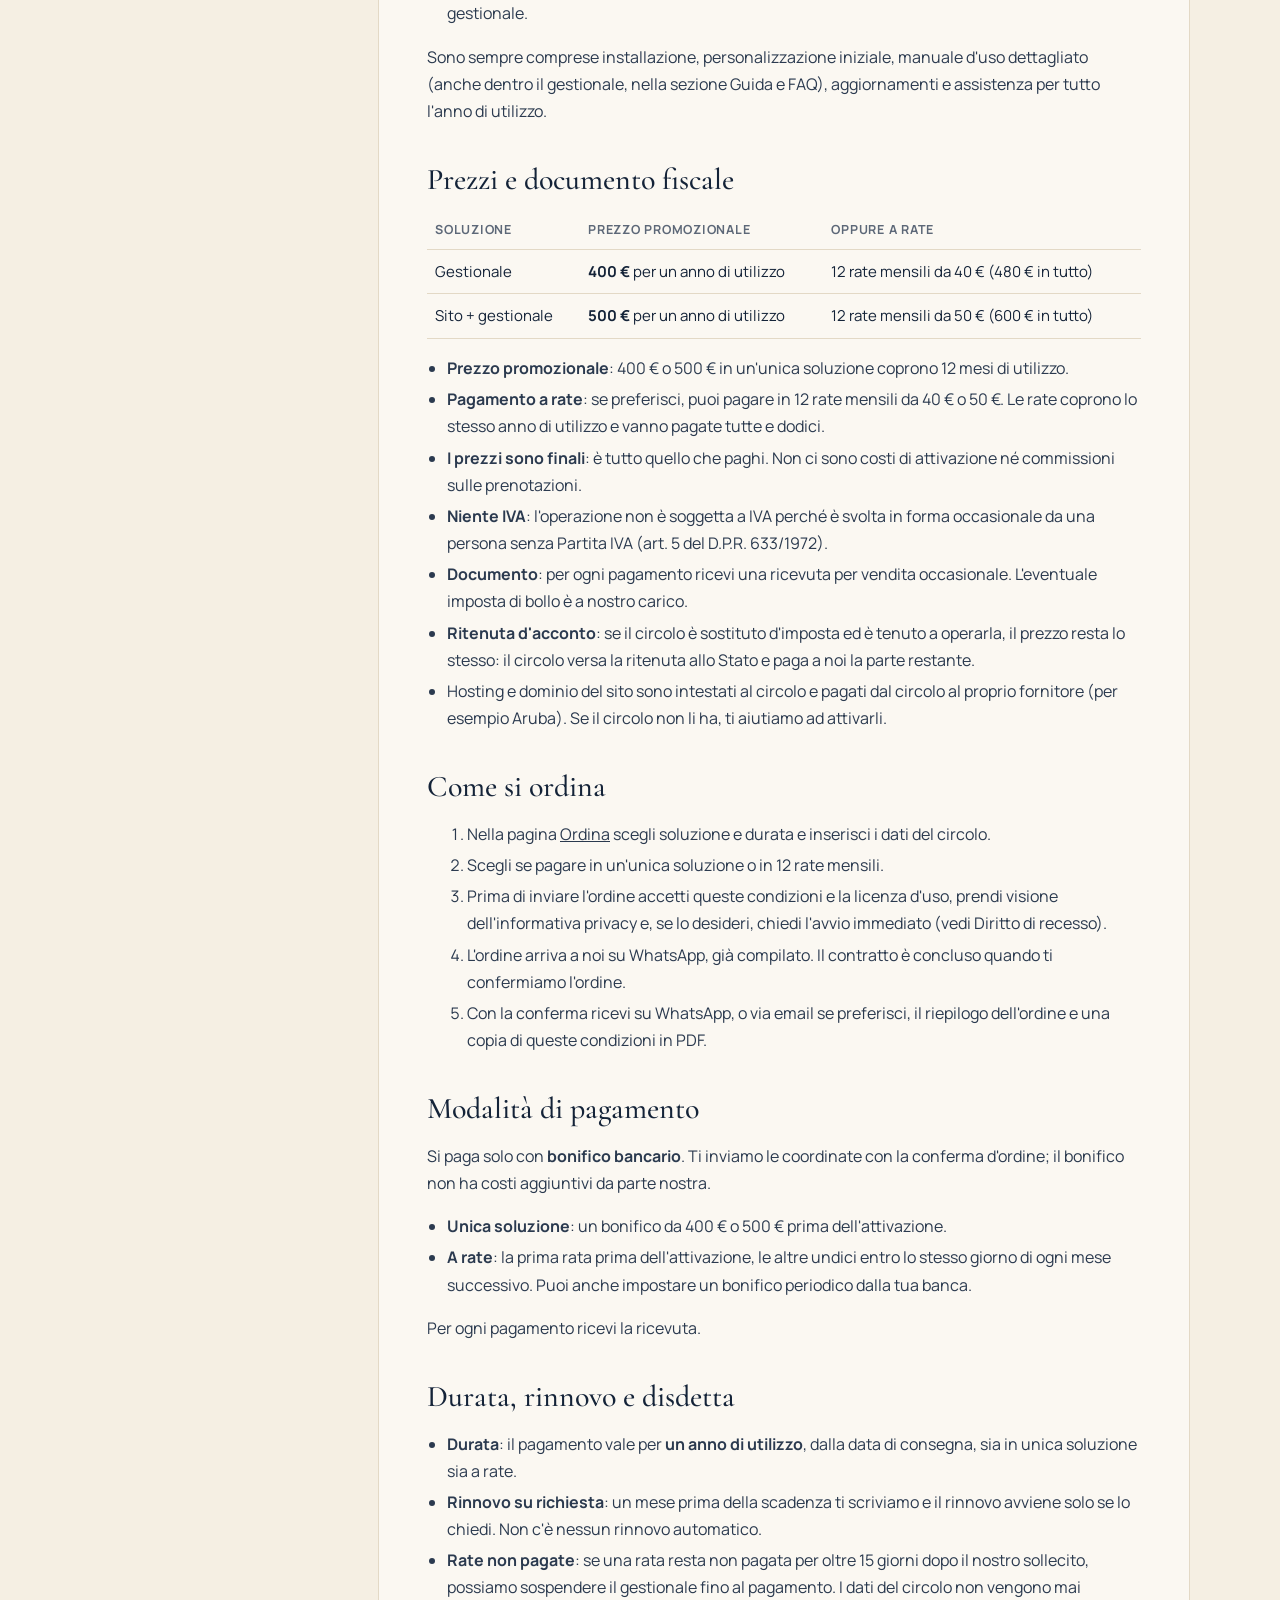
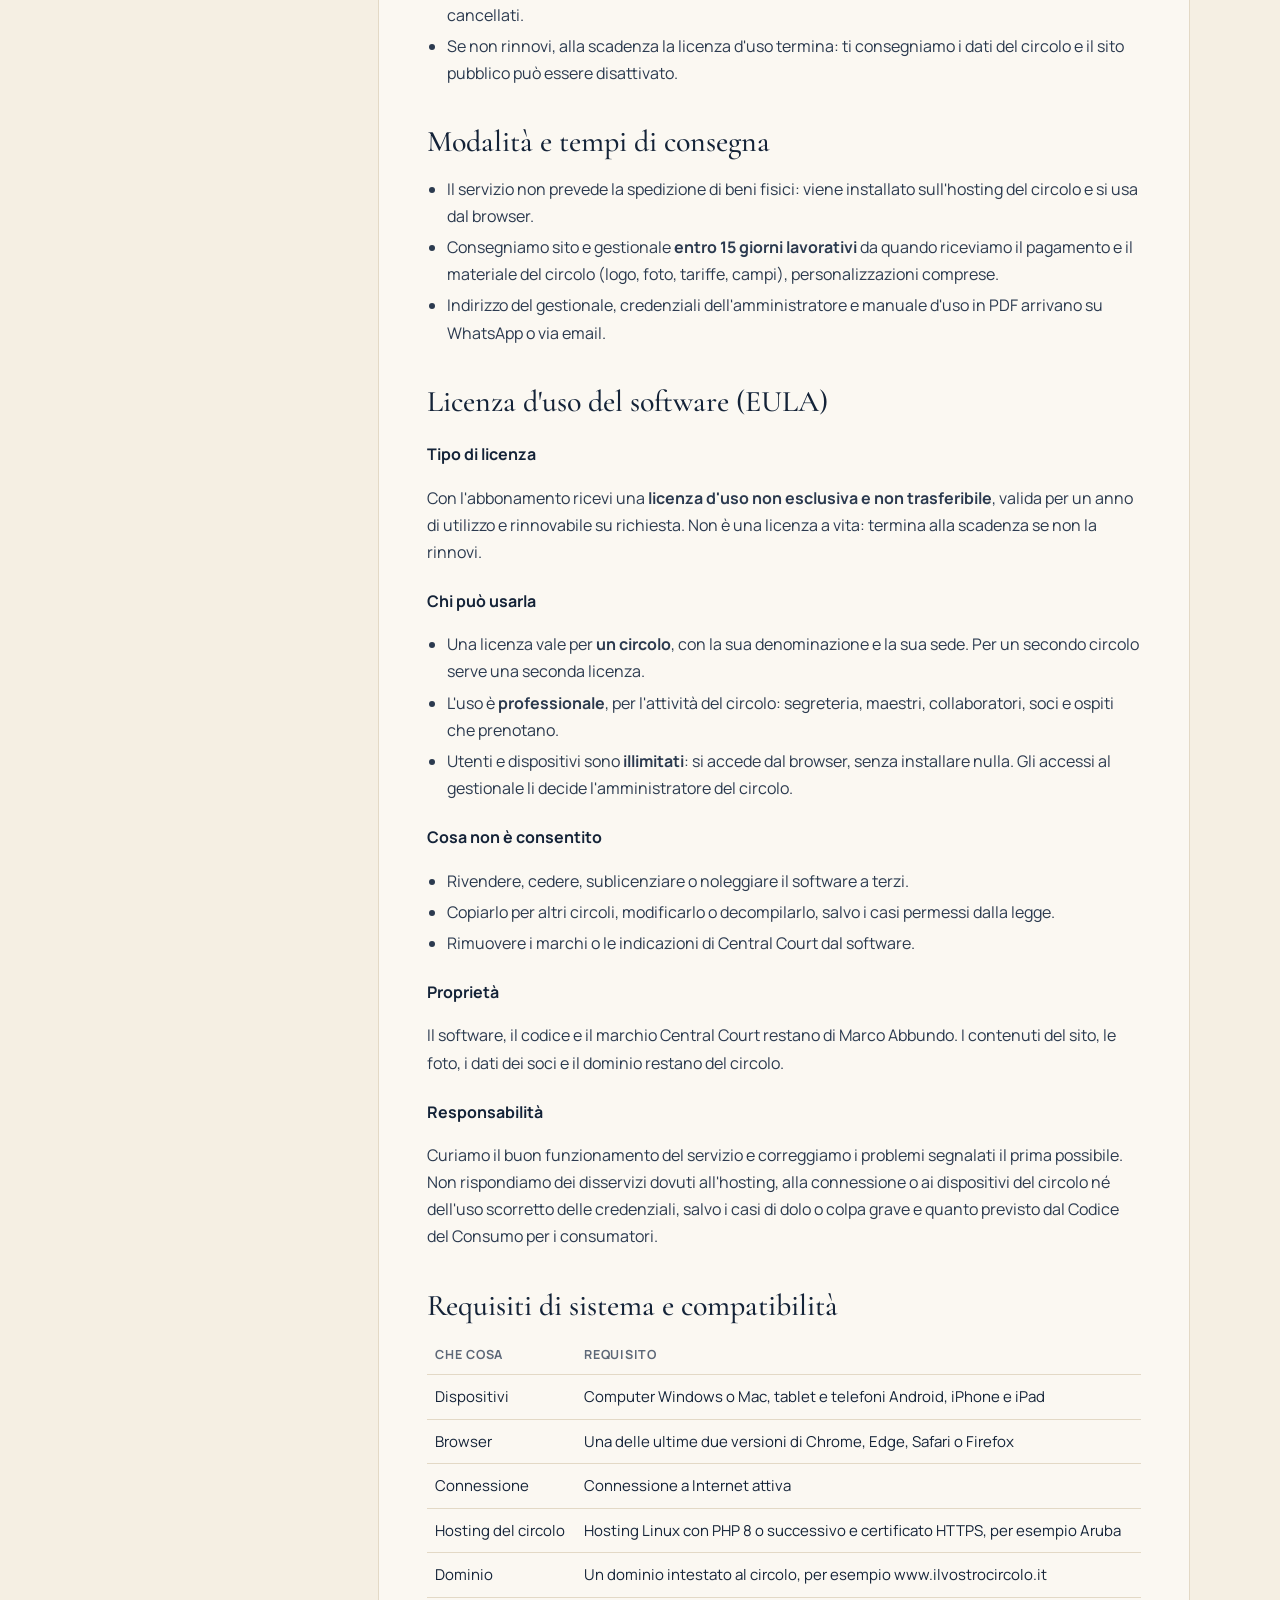
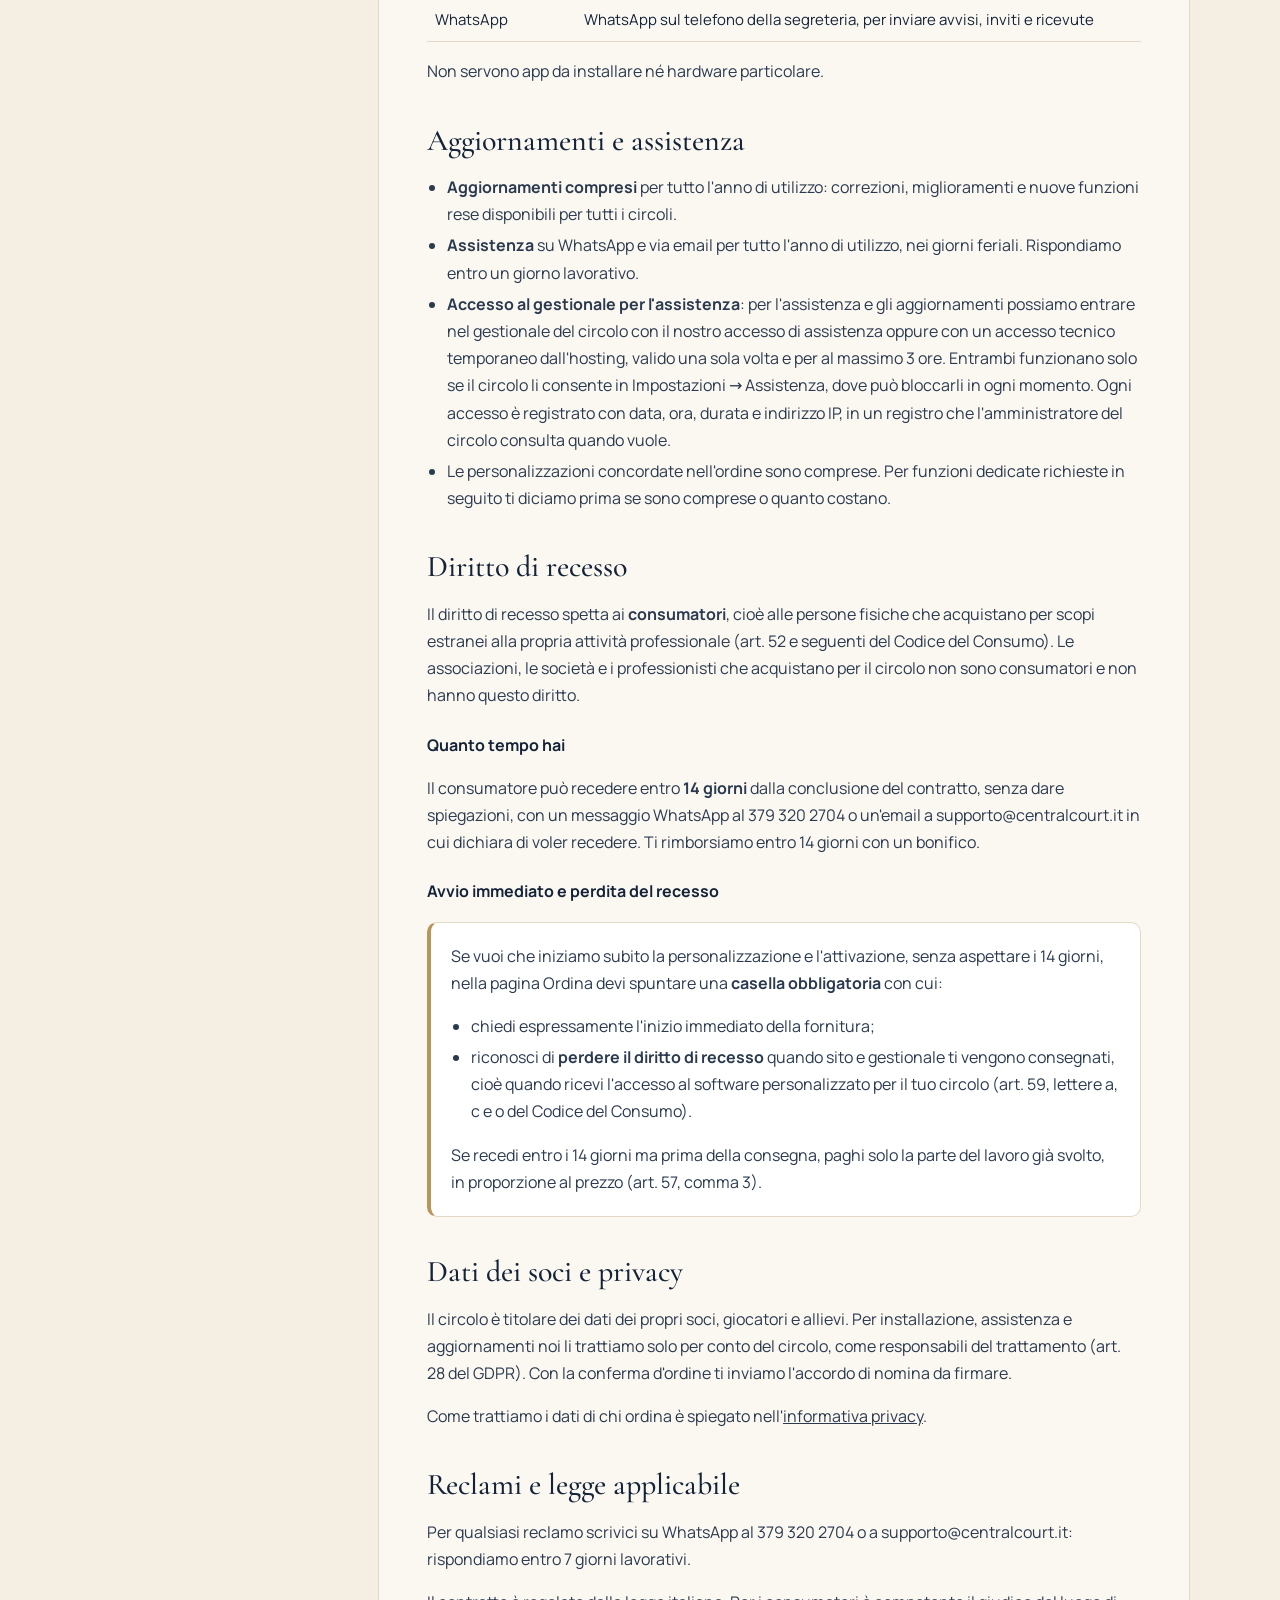
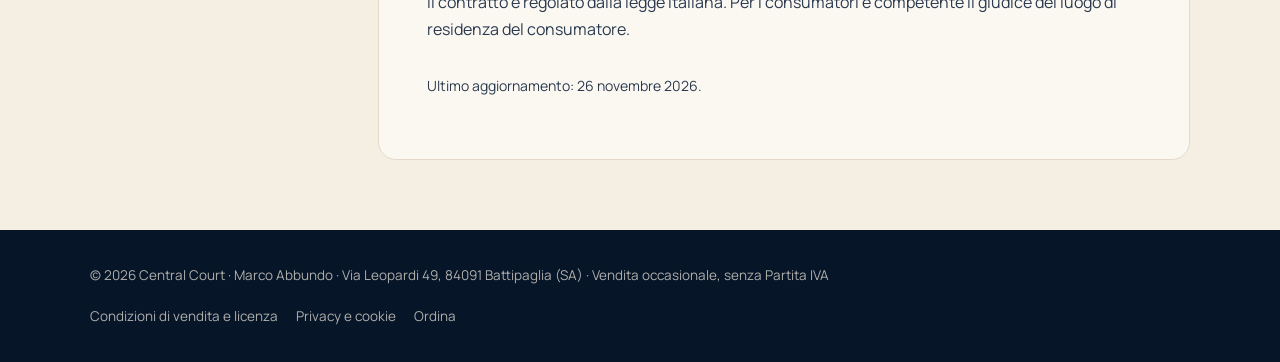
<file: condizioni-di-vendita.html>
<!DOCTYPE html>
<html lang="it">
<head>
<meta charset="utf-8">
<meta name="viewport" content="width=device-width,initial-scale=1">
<title>Condizioni di vendita e licenza d'uso · Central Court</title>
<meta name="description" content="Chi vende, prezzi, pagamenti, consegna, licenza del software, aggiornamenti e diritto di recesso: tutto quello che devi sapere prima di ordinare Central Court.">
<link rel="canonical" href="https://www.centralcourt.it/condizioni-di-vendita.html">
<meta property="og:title" content="Condizioni di vendita e licenza d'uso · Central Court"><meta property="og:description" content="Chi vende, prezzi, pagamenti, consegna, licenza del software, aggiornamenti e diritto di recesso: tutto quello che devi sapere prima di ordinare Central Court."><meta property="og:image" content="https://www.centralcourt.it/img/og-central-court.jpg"><meta property="og:url" content="https://www.centralcourt.it/condizioni-di-vendita.html"><meta property="og:type" content="website"><meta property="og:locale" content="it_IT">
<link rel="icon" type="image/png" href="/img/favicon.png">
<link href="/fonts/fonts.css" rel="stylesheet">
<style>
:root{--navy:#0b1f3a;--deep:#071528;--cream:#f5efe3;--paper:#fbf8f2;--gold:#b8955a;--gold2:#d8bf8c;--ink:#142338;--soft:#5d6878;--line:#e3d9c6;--serif:'Cormorant Garamond',Georgia,serif;--sans:'Manrope',system-ui,-apple-system,'Segoe UI',sans-serif}
*{box-sizing:border-box}html{scroll-behavior:smooth}
body{margin:0;background:var(--cream);color:var(--ink);font:16px/1.7 var(--sans);-webkit-font-smoothing:antialiased}
a{color:inherit}.wrap{width:min(1100px,100% - 2*max(5vw,16px));margin:0 auto}
.top{background:var(--deep);border-bottom:1px solid rgba(216,191,140,.22)}
.top .wrap{display:flex;align-items:center;justify-content:space-between;height:84px;gap:16px}
.logo{display:flex;align-items:center;gap:12px;text-decoration:none;color:var(--cream)}
.logo img{width:52px;height:52px;border-radius:50%}
.logo b{font:500 31px/1 var(--serif);display:block}.logo b em{font-style:italic;color:var(--gold2)}.logo small{font-size:10px;letter-spacing:.18em;text-transform:uppercase;color:var(--gold2);display:block;margin-top:5px}
.back{color:var(--gold2);text-decoration:none;font-size:14px;font-weight:600}.back:hover{color:#fff}
.hero{background:var(--navy);color:var(--cream);padding:56px 0 46px}
.kick{font-size:13px;font-weight:600;color:var(--gold2);margin:0 0 10px}
h1{font:500 clamp(38px,5vw,60px)/1.05 var(--serif);margin:0}
.hero p.l{color:rgba(245,239,227,.75);max-width:680px;margin:16px 0 0;font-size:17px}
.lay{display:grid;grid-template-columns:240px 1fr;gap:48px;padding:48px 0 70px;align-items:start}
.toc{position:sticky;top:20px;font-size:14px;border-left:2px solid var(--line);padding-left:16px}
.toc b{display:block;font-size:12px;letter-spacing:.12em;text-transform:uppercase;color:var(--gold);margin-bottom:8px}
.toc a{display:block;text-decoration:none;color:var(--soft);padding:4px 0;line-height:1.35}.toc a:hover{color:var(--ink)}
.doc{background:var(--paper);border:1px solid var(--line);border-radius:18px;padding:clamp(24px,4vw,48px)}
.doc h2{font:500 30px/1.15 var(--serif);margin:38px 0 10px;scroll-margin-top:20px}.doc h2:first-child{margin-top:0}
.doc h3{font-size:16px;margin:22px 0 4px}
.doc p,.doc li{color:#2b3a4f}.doc ul{padding-left:20px}.doc li{margin:4px 0}
.box{background:#fff;border:1px solid var(--line);border-left:4px solid var(--gold);border-radius:10px;padding:16px 20px;margin:16px 0}
.box p{margin:4px 0}
table{width:100%;border-collapse:collapse;margin:12px 0;font-size:15px}td,th{border-bottom:1px solid var(--line);padding:9px 8px;text-align:left;vertical-align:top}th{font-size:12.5px;letter-spacing:.06em;text-transform:uppercase;color:var(--soft)}
.ph{background:#fde9b8;color:#142338;padding:0 4px;border-radius:4px}
.lay.one{grid-template-columns:1fr;max-width:860px}
.agg{color:var(--soft);font-size:14px;margin-top:30px}
footer{background:var(--deep);color:rgba(245,239,227,.7);padding:34px 0;font-size:13.5px}
footer .wrap{display:flex;justify-content:space-between;gap:18px;flex-wrap:wrap}footer a{text-decoration:none}footer a:hover{color:var(--gold2)}
footer nav{display:flex;gap:18px;flex-wrap:wrap}
.ck{position:fixed;left:16px;right:16px;bottom:16px;z-index:90;max-width:760px;margin:0 auto;background:var(--deep);color:var(--cream);border:1px solid rgba(216,191,140,.35);border-radius:16px;padding:16px 18px;display:none;gap:16px;align-items:center;box-shadow:0 20px 50px -20px rgba(0,0,0,.6);font-size:14px;line-height:1.5}
.ck.on{display:flex}.ck p{margin:0;flex:1}.ck a{color:var(--gold2)}
.ck button{background:var(--gold);color:#fff;border:0;border-radius:999px;padding:11px 20px;font:600 14px var(--sans);cursor:pointer;white-space:nowrap}
@media(max-width:820px){.lay{grid-template-columns:1fr}.toc{position:static}.ck{flex-direction:column;align-items:stretch}}
</style>
</head>
<body>
<header class="top"><div class="wrap"><a class="logo" href="/"><img src="/img/cc-logo-160.webp" alt="Logo Central Court" width="42" height="42"><span><b>Central <em>Court</em></b><small>Gestionale per circoli</small></span></a><a class="back" href="/">← Torna al sito</a></div></header>
<section class="hero"><div class="wrap"><p class="kick">Informazioni legali</p><h1>Condizioni di vendita e licenza d'uso</h1><p class="l">Chi vende, prezzi, pagamenti, consegna, licenza del software, aggiornamenti e diritto di recesso: tutto quello che devi sapere prima di ordinare Central Court.</p></div></section>
<div class="wrap lay"><nav class="toc"><b>In questa pagina</b><a href="#venditore">Chi vende</a><a href="#temporaneo">Periodo di vendita</a><a href="#prodotto">Che cosa acquisti</a><a href="#prezzi">Prezzi e documento fiscale</a><a href="#ordine">Come si ordina</a><a href="#pagamento">Modalità di pagamento</a><a href="#durata">Durata, rinnovo e disdetta</a><a href="#consegna">Modalità e tempi di consegna</a><a href="#licenza">Licenza d'uso del software (EULA)</a><a href="#requisiti">Requisiti di sistema e compatibilità</a><a href="#aggiornamenti">Aggiornamenti e assistenza</a><a href="#recesso">Diritto di recesso</a><a href="#dati">Dati dei soci e privacy</a><a href="#reclami">Reclami e legge applicabile</a></nav><article class="doc"><h2 id="venditore">Chi vende</h2><div class="box"><p><b>Marco Abbundo</b>, persona fisica non titolare di Partita IVA, che vende Central Court in forma occasionale</p>
<p>Residenza: Via Leopardi 49, 84091 Battipaglia (SA)</p>
<p>Email: <a href="mailto:supporto@centralcourt.it">supporto@centralcourt.it</a> · WhatsApp e telefono: <a href="https://wa.me/393793202704">379 320 2704</a></p>
<p>Sito: www.centralcourt.it</p></div><p>Non c'è iscrizione al Registro delle Imprese perché l'attività è svolta in forma occasionale, senza Partita IVA.</p><h2 id="temporaneo">Periodo di vendita</h2><div class="box"><p><b>Le vendite aprono il 1° dicembre 2026.</b></p><p>Questo è un negozio online temporaneo: gli ordini restano aperti per un periodo limitato. Pubblicheremo la data di chiusura su questa pagina e nella pagina Ordina con almeno 30 giorni di anticipo.</p></div>
<h3>Cosa succede dopo la chiusura</h3>
<ul><li>Chi ha già acquistato continua a usare sito e gestionale fino alla scadenza dei 12 mesi, con aggiornamenti e assistenza compresi, anche se paga a rate.</li>
<li>Sito e gestionale restano installati sull'hosting del circolo: non dipendono da questo sito, che può anche andare offline.</li>
<li>L'assistenza resta raggiungibile su WhatsApp al 379 320 2704 e all'indirizzo supporto@centralcourt.it per tutti i 12 mesi di utilizzo.</li>
<li>In ogni momento il circolo può scaricare dal gestionale una copia completa dei propri dati. Se l'abbonamento non viene rinnovato, i dati restano del circolo e glieli consegniamo su richiesta in un formato leggibile.</li></ul><h2 id="prodotto">Che cosa acquisti</h2><p>Central Court è un servizio per circoli di tennis e padel, venduto per un anno di utilizzo. Comprende:</p>
<ul><li><b>Gestionale</b>: calendario dei campi, soci e tessere, certificati medici, scadenze, comunicazioni su WhatsApp, tornei, scuola, contabilità e ricevute, utenti e permessi.</li>
<li><b>Sito + gestionale</b>: tutto il gestionale e in più il sito del circolo in uno dei tre stili (Elegante, Vivace, Moderna), con prenotazione online, risultati dei tornei, eventi e notizie pubblicati dal gestionale.</li></ul>
<p>Sono sempre comprese installazione, personalizzazione iniziale, manuale d'uso dettagliato (anche dentro il gestionale, nella sezione Guida e FAQ), aggiornamenti e assistenza per tutto l'anno di utilizzo.</p><h2 id="prezzi">Prezzi e documento fiscale</h2><table><tr><th>Soluzione</th><th>Prezzo promozionale</th><th>Oppure a rate</th></tr>
<tr><td>Gestionale</td><td><b>400 €</b> per un anno di utilizzo</td><td>12 rate mensili da 40 € (480 € in tutto)</td></tr>
<tr><td>Sito + gestionale</td><td><b>500 €</b> per un anno di utilizzo</td><td>12 rate mensili da 50 € (600 € in tutto)</td></tr></table>
<ul><li><b>Prezzo promozionale</b>: 400 € o 500 € in un'unica soluzione coprono 12 mesi di utilizzo.</li>
<li><b>Pagamento a rate</b>: se preferisci, puoi pagare in 12 rate mensili da 40 € o 50 €. Le rate coprono lo stesso anno di utilizzo e vanno pagate tutte e dodici.</li>
<li><b>I prezzi sono finali</b>: è tutto quello che paghi. Non ci sono costi di attivazione né commissioni sulle prenotazioni.</li>
<li><b>Niente IVA</b>: l'operazione non è soggetta a IVA perché è svolta in forma occasionale da una persona senza Partita IVA (art. 5 del D.P.R. 633/1972).</li>
<li><b>Documento</b>: per ogni pagamento ricevi una ricevuta per vendita occasionale. L'eventuale imposta di bollo è a nostro carico.</li>
<li><b>Ritenuta d'acconto</b>: se il circolo è sostituto d'imposta ed è tenuto a operarla, il prezzo resta lo stesso: il circolo versa la ritenuta allo Stato e paga a noi la parte restante.</li>
<li>Hosting e dominio del sito sono intestati al circolo e pagati dal circolo al proprio fornitore (per esempio Aruba). Se il circolo non li ha, ti aiutiamo ad attivarli.</li></ul><h2 id="ordine">Come si ordina</h2><ol><li>Nella pagina <a href="/ordina.html">Ordina</a> scegli soluzione e durata e inserisci i dati del circolo.</li>
<li>Scegli se pagare in un'unica soluzione o in 12 rate mensili.</li>
<li>Prima di inviare l'ordine accetti queste condizioni e la licenza d'uso, prendi visione dell'informativa privacy e, se lo desideri, chiedi l'avvio immediato (vedi Diritto di recesso).</li>
<li>L'ordine arriva a noi su WhatsApp, già compilato. Il contratto è concluso quando ti confermiamo l'ordine.</li>
<li>Con la conferma ricevi su WhatsApp, o via email se preferisci, il riepilogo dell'ordine e una copia di queste condizioni in PDF.</li></ol><h2 id="pagamento">Modalità di pagamento</h2><p>Si paga solo con <b>bonifico bancario</b>. Ti inviamo le coordinate con la conferma d'ordine; il bonifico non ha costi aggiuntivi da parte nostra.</p>
<ul><li><b>Unica soluzione</b>: un bonifico da 400 € o 500 € prima dell'attivazione.</li>
<li><b>A rate</b>: la prima rata prima dell'attivazione, le altre undici entro lo stesso giorno di ogni mese successivo. Puoi anche impostare un bonifico periodico dalla tua banca.</li></ul>
<p>Per ogni pagamento ricevi la ricevuta.</p><h2 id="durata">Durata, rinnovo e disdetta</h2><ul><li><b>Durata</b>: il pagamento vale per <b>un anno di utilizzo</b>, dalla data di consegna, sia in unica soluzione sia a rate.</li>
<li><b>Rinnovo su richiesta</b>: un mese prima della scadenza ti scriviamo e il rinnovo avviene solo se lo chiedi. Non c'è nessun rinnovo automatico.</li>
<li><b>Rate non pagate</b>: se una rata resta non pagata per oltre 15 giorni dopo il nostro sollecito, possiamo sospendere il gestionale fino al pagamento. I dati del circolo non vengono mai cancellati.</li>
<li>Se non rinnovi, alla scadenza la licenza d'uso termina: ti consegniamo i dati del circolo e il sito pubblico può essere disattivato.</li></ul><h2 id="consegna">Modalità e tempi di consegna</h2><ul><li>Il servizio non prevede la spedizione di beni fisici: viene installato sull'hosting del circolo e si usa dal browser.</li>
<li>Consegniamo sito e gestionale <b>entro 15 giorni lavorativi</b> da quando riceviamo il pagamento e il materiale del circolo (logo, foto, tariffe, campi), personalizzazioni comprese.</li>
<li>Indirizzo del gestionale, credenziali dell'amministratore e manuale d'uso in PDF arrivano su WhatsApp o via email.</li></ul><h2 id="licenza">Licenza d'uso del software (EULA)</h2><h3>Tipo di licenza</h3>
<p>Con l'abbonamento ricevi una <b>licenza d'uso non esclusiva e non trasferibile</b>, valida per un anno di utilizzo e rinnovabile su richiesta. Non è una licenza a vita: termina alla scadenza se non la rinnovi.</p>
<h3>Chi può usarla</h3>
<ul><li>Una licenza vale per <b>un circolo</b>, con la sua denominazione e la sua sede. Per un secondo circolo serve una seconda licenza.</li>
<li>L'uso è <b>professionale</b>, per l'attività del circolo: segreteria, maestri, collaboratori, soci e ospiti che prenotano.</li>
<li>Utenti e dispositivi sono <b>illimitati</b>: si accede dal browser, senza installare nulla. Gli accessi al gestionale li decide l'amministratore del circolo.</li></ul>
<h3>Cosa non è consentito</h3>
<ul><li>Rivendere, cedere, sublicenziare o noleggiare il software a terzi.</li>
<li>Copiarlo per altri circoli, modificarlo o decompilarlo, salvo i casi permessi dalla legge.</li>
<li>Rimuovere i marchi o le indicazioni di Central Court dal software.</li></ul>
<h3>Proprietà</h3>
<p>Il software, il codice e il marchio Central Court restano di Marco Abbundo. I contenuti del sito, le foto, i dati dei soci e il dominio restano del circolo.</p>
<h3>Responsabilità</h3>
<p>Curiamo il buon funzionamento del servizio e correggiamo i problemi segnalati il prima possibile. Non rispondiamo dei disservizi dovuti all'hosting, alla connessione o ai dispositivi del circolo né dell'uso scorretto delle credenziali, salvo i casi di dolo o colpa grave e quanto previsto dal Codice del Consumo per i consumatori.</p><h2 id="requisiti">Requisiti di sistema e compatibilità</h2><table><tr><th>Che cosa</th><th>Requisito</th></tr>
<tr><td>Dispositivi</td><td>Computer Windows o Mac, tablet e telefoni Android, iPhone e iPad</td></tr>
<tr><td>Browser</td><td>Una delle ultime due versioni di Chrome, Edge, Safari o Firefox</td></tr>
<tr><td>Connessione</td><td>Connessione a Internet attiva</td></tr>
<tr><td>Hosting del circolo</td><td>Hosting Linux con PHP 8 o successivo e certificato HTTPS, per esempio Aruba</td></tr>
<tr><td>Dominio</td><td>Un dominio intestato al circolo, per esempio www.ilvostrocircolo.it</td></tr>
<tr><td>WhatsApp</td><td>WhatsApp sul telefono della segreteria, per inviare avvisi, inviti e ricevute</td></tr></table>
<p>Non servono app da installare né hardware particolare.</p><h2 id="aggiornamenti">Aggiornamenti e assistenza</h2><ul><li><b>Aggiornamenti compresi</b> per tutto l'anno di utilizzo: correzioni, miglioramenti e nuove funzioni rese disponibili per tutti i circoli.</li>
<li><b>Assistenza</b> su WhatsApp e via email per tutto l'anno di utilizzo, nei giorni feriali. Rispondiamo entro un giorno lavorativo.</li>
<li><b>Accesso al gestionale per l'assistenza</b>: per l'assistenza e gli aggiornamenti possiamo entrare nel gestionale del circolo con il nostro accesso di assistenza oppure con un accesso tecnico temporaneo dall'hosting, valido una sola volta e per al massimo 3 ore. Entrambi funzionano solo se il circolo li consente in Impostazioni → Assistenza, dove può bloccarli in ogni momento. Ogni accesso è registrato con data, ora, durata e indirizzo IP, in un registro che l'amministratore del circolo consulta quando vuole.</li>
<li>Le personalizzazioni concordate nell'ordine sono comprese. Per funzioni dedicate richieste in seguito ti diciamo prima se sono comprese o quanto costano.</li></ul><h2 id="recesso">Diritto di recesso</h2><p>Il diritto di recesso spetta ai <b>consumatori</b>, cioè alle persone fisiche che acquistano per scopi estranei alla propria attività professionale (art. 52 e seguenti del Codice del Consumo). Le associazioni, le società e i professionisti che acquistano per il circolo non sono consumatori e non hanno questo diritto.</p>
<h3>Quanto tempo hai</h3>
<p>Il consumatore può recedere entro <b>14 giorni</b> dalla conclusione del contratto, senza dare spiegazioni, con un messaggio WhatsApp al 379 320 2704 o un'email a supporto@centralcourt.it in cui dichiara di voler recedere. Ti rimborsiamo entro 14 giorni con un bonifico.</p>
<h3>Avvio immediato e perdita del recesso</h3>
<div class="box"><p>Se vuoi che iniziamo subito la personalizzazione e l'attivazione, senza aspettare i 14 giorni, nella pagina Ordina devi spuntare una <b>casella obbligatoria</b> con cui:</p>
<ul><li>chiedi espressamente l'inizio immediato della fornitura;</li>
<li>riconosci di <b>perdere il diritto di recesso</b> quando sito e gestionale ti vengono consegnati, cioè quando ricevi l'accesso al software personalizzato per il tuo circolo (art. 59, lettere a, c e o del Codice del Consumo).</li></ul>
<p>Se recedi entro i 14 giorni ma prima della consegna, paghi solo la parte del lavoro già svolto, in proporzione al prezzo (art. 57, comma 3).</p></div>
<h2 id="dati">Dati dei soci e privacy</h2><p>Il circolo è titolare dei dati dei propri soci, giocatori e allievi. Per installazione, assistenza e aggiornamenti noi li trattiamo solo per conto del circolo, come responsabili del trattamento (art. 28 del GDPR). Con la conferma d'ordine ti inviamo l'accordo di nomina da firmare.</p>
<p>Come trattiamo i dati di chi ordina è spiegato nell'<a href="/privacy.html">informativa privacy</a>.</p><h2 id="reclami">Reclami e legge applicabile</h2><p>Per qualsiasi reclamo scrivici su WhatsApp al 379 320 2704 o a supporto@centralcourt.it: rispondiamo entro 7 giorni lavorativi.</p>
<p>Il contratto è regolato dalla legge italiana. Per i consumatori è competente il giudice del luogo di residenza del consumatore.</p><p class="agg">Ultimo aggiornamento: 26 novembre 2026.</p></article></div>
<footer><div class="wrap"><span>© 2026 Central Court · Marco Abbundo · Via Leopardi 49, 84091 Battipaglia (SA) · Vendita occasionale, senza Partita IVA</span>
<nav><a href="/condizioni-di-vendita.html">Condizioni di vendita e licenza</a><a href="/privacy.html">Privacy e cookie</a><a href="/ordina.html">Ordina</a></nav></div></footer>
<div class="ck" id="ck" role="dialog" aria-label="Informativa cookie"><p>Questo sito usa solo un dato tecnico, salvato nel tuo browser, per ricordare che hai chiuso questo avviso. Niente cookie di profilazione e niente pubblicità: contiamo solo le visite, in forma anonima e senza cookie. <a href="/privacy.html#cookie">Leggi l'informativa</a></p><button id="ckOk">Ho capito</button></div>
<script>{const c=document.getElementById('ck');let ok=false;try{ok=localStorage.getItem('cc_ck')==='1'}catch(e){}if(!ok)c.classList.add('on');document.getElementById('ckOk').onclick=()=>{try{localStorage.setItem('cc_ck','1')}catch(e){}c.classList.remove('on')};document.querySelectorAll('[data-ck]').forEach(a=>a.onclick=e=>{e.preventDefault();c.classList.add('on')})}</script>

<script src="/cc.js" defer></script></body>
</html>
</file>
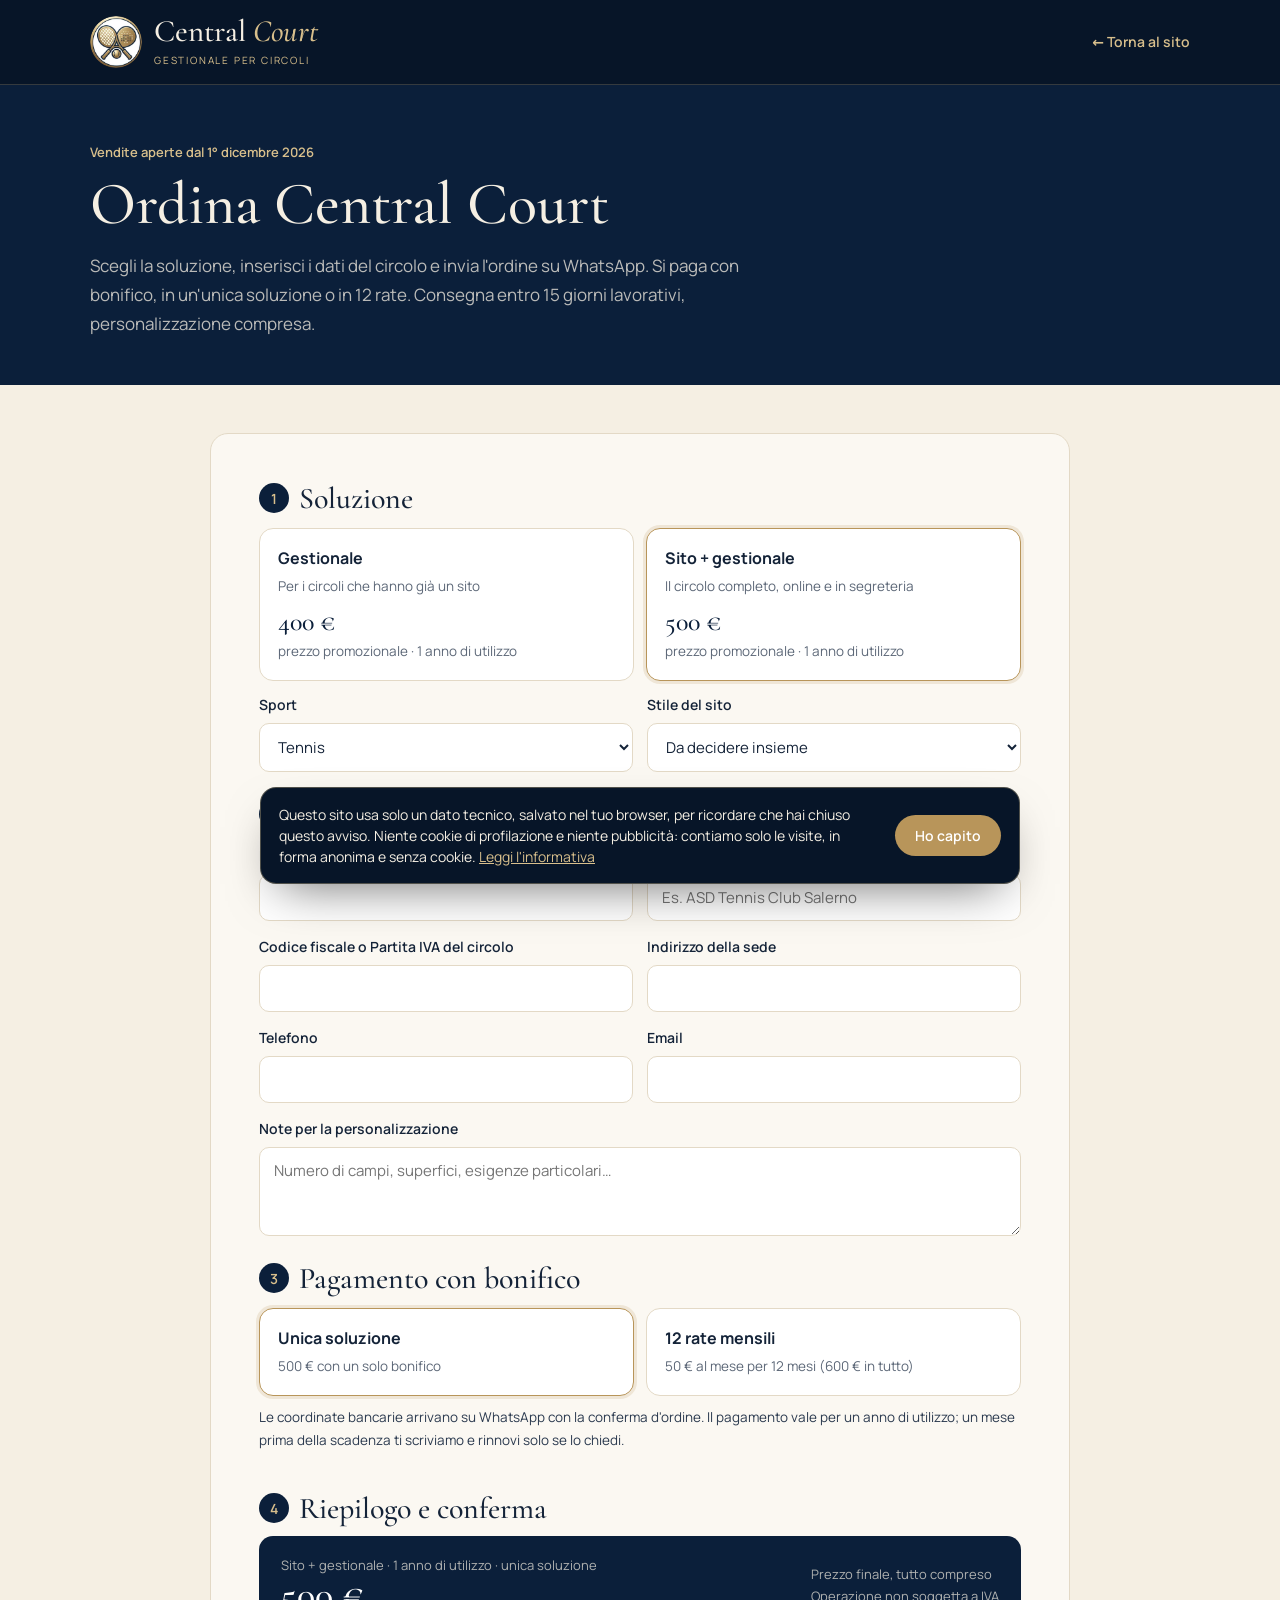
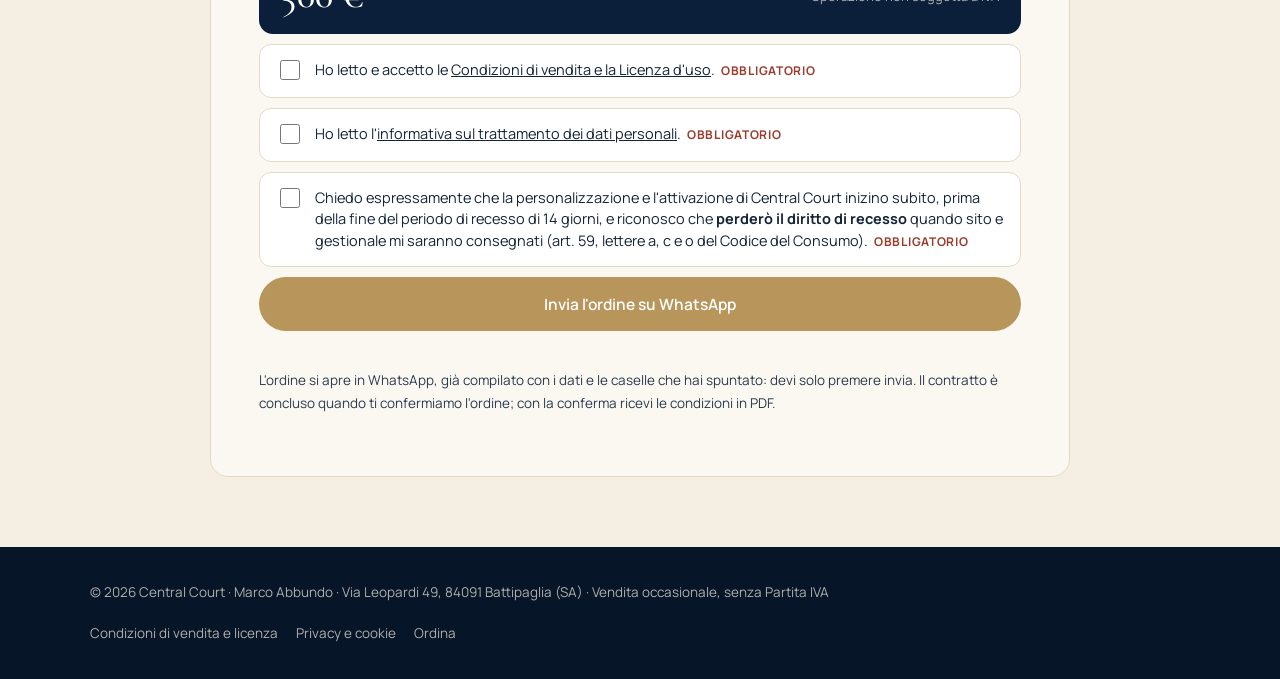
<file: ordina.html>
<!DOCTYPE html>
<html lang="it">
<head>
<meta charset="utf-8">
<meta name="viewport" content="width=device-width,initial-scale=1">
<title>Ordina Central Court · Central Court</title>
<meta name="description" content="Scegli la soluzione, inserisci i dati del circolo e invia l'ordine su WhatsApp. Si paga con bonifico, in un'unica soluzione o in 12 rate. Consegna entro 15 giorni lavorativi, personalizzazione compresa.">
<link rel="canonical" href="https://www.centralcourt.it/ordina.html">
<meta property="og:title" content="Ordina Central Court · Central Court"><meta property="og:description" content="Scegli la soluzione, inserisci i dati del circolo e invia l'ordine su WhatsApp. Si paga con bonifico, in un'unica soluzione o in 12 rate. Consegna entro 15 giorni lavorativi, personalizzazione compresa."><meta property="og:image" content="https://www.centralcourt.it/img/og-central-court.jpg"><meta property="og:url" content="https://www.centralcourt.it/ordina.html"><meta property="og:type" content="website"><meta property="og:locale" content="it_IT">
<link rel="icon" type="image/png" href="/img/favicon.png">
<link href="/fonts/fonts.css" rel="stylesheet">
<style>
:root{--navy:#0b1f3a;--deep:#071528;--cream:#f5efe3;--paper:#fbf8f2;--gold:#b8955a;--gold2:#d8bf8c;--ink:#142338;--soft:#5d6878;--line:#e3d9c6;--serif:'Cormorant Garamond',Georgia,serif;--sans:'Manrope',system-ui,-apple-system,'Segoe UI',sans-serif}
*{box-sizing:border-box}html{scroll-behavior:smooth}
body{margin:0;background:var(--cream);color:var(--ink);font:16px/1.7 var(--sans);-webkit-font-smoothing:antialiased}
a{color:inherit}.wrap{width:min(1100px,100% - 2*max(5vw,16px));margin:0 auto}
.top{background:var(--deep);border-bottom:1px solid rgba(216,191,140,.22)}
.top .wrap{display:flex;align-items:center;justify-content:space-between;height:84px;gap:16px}
.logo{display:flex;align-items:center;gap:12px;text-decoration:none;color:var(--cream)}
.logo img{width:52px;height:52px;border-radius:50%}
.logo b{font:500 31px/1 var(--serif);display:block}.logo b em{font-style:italic;color:var(--gold2)}.logo small{font-size:10px;letter-spacing:.18em;text-transform:uppercase;color:var(--gold2);display:block;margin-top:5px}
.back{color:var(--gold2);text-decoration:none;font-size:14px;font-weight:600}.back:hover{color:#fff}
.hero{background:var(--navy);color:var(--cream);padding:56px 0 46px}
.kick{font-size:13px;font-weight:600;color:var(--gold2);margin:0 0 10px}
h1{font:500 clamp(38px,5vw,60px)/1.05 var(--serif);margin:0}
.hero p.l{color:rgba(245,239,227,.75);max-width:680px;margin:16px 0 0;font-size:17px}
.lay{display:grid;grid-template-columns:240px 1fr;gap:48px;padding:48px 0 70px;align-items:start}
.toc{position:sticky;top:20px;font-size:14px;border-left:2px solid var(--line);padding-left:16px}
.toc b{display:block;font-size:12px;letter-spacing:.12em;text-transform:uppercase;color:var(--gold);margin-bottom:8px}
.toc a{display:block;text-decoration:none;color:var(--soft);padding:4px 0;line-height:1.35}.toc a:hover{color:var(--ink)}
.doc{background:var(--paper);border:1px solid var(--line);border-radius:18px;padding:clamp(24px,4vw,48px)}
.doc h2{font:500 30px/1.15 var(--serif);margin:38px 0 10px;scroll-margin-top:20px}.doc h2:first-child{margin-top:0}
.doc h3{font-size:16px;margin:22px 0 4px}
.doc p,.doc li{color:#2b3a4f}.doc ul{padding-left:20px}.doc li{margin:4px 0}
.box{background:#fff;border:1px solid var(--line);border-left:4px solid var(--gold);border-radius:10px;padding:16px 20px;margin:16px 0}
.box p{margin:4px 0}
table{width:100%;border-collapse:collapse;margin:12px 0;font-size:15px}td,th{border-bottom:1px solid var(--line);padding:9px 8px;text-align:left;vertical-align:top}th{font-size:12.5px;letter-spacing:.06em;text-transform:uppercase;color:var(--soft)}
.ph{background:#fde9b8;color:#142338;padding:0 4px;border-radius:4px}
.lay.one{grid-template-columns:1fr;max-width:860px}
.agg{color:var(--soft);font-size:14px;margin-top:30px}
footer{background:var(--deep);color:rgba(245,239,227,.7);padding:34px 0;font-size:13.5px}
footer .wrap{display:flex;justify-content:space-between;gap:18px;flex-wrap:wrap}footer a{text-decoration:none}footer a:hover{color:var(--gold2)}
footer nav{display:flex;gap:18px;flex-wrap:wrap}
.ck{position:fixed;left:16px;right:16px;bottom:16px;z-index:90;max-width:760px;margin:0 auto;background:var(--deep);color:var(--cream);border:1px solid rgba(216,191,140,.35);border-radius:16px;padding:16px 18px;display:none;gap:16px;align-items:center;box-shadow:0 20px 50px -20px rgba(0,0,0,.6);font-size:14px;line-height:1.5}
.ck.on{display:flex}.ck p{margin:0;flex:1}.ck a{color:var(--gold2)}
.ck button{background:var(--gold);color:#fff;border:0;border-radius:999px;padding:11px 20px;font:600 14px var(--sans);cursor:pointer;white-space:nowrap}
@media(max-width:820px){.lay{grid-template-columns:1fr}.toc{position:static}.ck{flex-direction:column;align-items:stretch}}

.oform{display:grid;gap:26px}
.step h2{margin-top:0!important}.step .n{display:inline-grid;place-items:center;width:30px;height:30px;border-radius:50%;background:var(--navy);color:var(--gold2);font:600 14px var(--sans);margin-right:10px;vertical-align:4px}
.cards{display:grid;grid-template-columns:repeat(auto-fit,minmax(200px,1fr));gap:12px;margin-top:12px}
.cards label{position:relative;display:block;background:#fff;border:1.5px solid var(--line);border-radius:14px;padding:16px 18px;cursor:pointer;transition:border-color .2s,box-shadow .2s}
.cards input{position:absolute;opacity:0}.cards label:has(input:checked){border-color:var(--gold);box-shadow:0 0 0 3px rgba(184,149,90,.18)}
.cards b{display:block;font-size:16px}.cards small{color:var(--soft);font-size:13.5px}.cards .pr{font:500 26px/1.2 var(--serif);color:var(--navy);margin-top:6px;display:block}
.grid2{display:grid;grid-template-columns:1fr 1fr;gap:14px;margin-top:12px}
.f{display:flex;flex-direction:column;gap:6px;font-size:14px;font-weight:600}
.f input,.f select,.f textarea{font:15px var(--sans);padding:12px 14px;border:1.5px solid var(--line);border-radius:10px;background:#fff;color:var(--ink)}
.f input:focus,.f select:focus,.f textarea:focus{outline:0;border-color:var(--gold)}
.full{grid-column:1/-1}
.tot{display:flex;justify-content:space-between;align-items:center;gap:16px;background:var(--navy);color:var(--cream);border-radius:14px;padding:18px 22px;flex-wrap:wrap}
.tot b{font:500 38px/1 var(--serif);color:#fff}.tot small{display:block;color:rgba(245,239,227,.7);font-size:13px}
.chk{display:flex;gap:12px;align-items:flex-start;background:#fff;border:1.5px solid var(--line);border-radius:12px;padding:14px 16px;margin:10px 0;font-size:14.5px;line-height:1.5;cursor:pointer}
.chk input{width:20px;height:20px;flex:none;margin-top:1px;accent-color:var(--gold)}
.chk.req b{color:#9a3b2c;font-size:12px;letter-spacing:.06em;text-transform:uppercase;margin-left:6px}
.go{display:inline-flex;align-items:center;justify-content:center;gap:10px;padding:16px 28px;border-radius:999px;border:0;background:var(--gold);color:#fff;font:600 15.5px var(--sans);cursor:pointer;width:100%}
.go:disabled{background:#c9bda6;cursor:not-allowed}
.note{color:var(--soft);font-size:13.5px;margin-top:10px}
.closed{background:#fff6e2;border:1px solid #ecd49a;border-radius:12px;padding:14px 18px;margin-bottom:6px}
.done{display:none}.done.on{display:block}
.err{color:#9a3b2c;font-size:14px;font-weight:600;margin-top:10px;min-height:1em}
@media(max-width:700px){.grid2{grid-template-columns:1fr}}
</style>
</head>
<body>
<header class="top"><div class="wrap"><a class="logo" href="/"><img src="/img/cc-logo-160.webp" alt="Logo Central Court" width="42" height="42"><span><b>Central <em>Court</em></b><small>Gestionale per circoli</small></span></a><a class="back" href="/">← Torna al sito</a></div></header>
<section class="hero"><div class="wrap"><p class="kick">Vendite aperte dal 1° dicembre 2026</p><h1>Ordina Central Court</h1><p class="l">Scegli la soluzione, inserisci i dati del circolo e invia l'ordine su WhatsApp. Si paga con bonifico, in un'unica soluzione o in 12 rate. Consegna entro 15 giorni lavorativi, personalizzazione compresa.</p></div></section>
<div class="wrap lay one"><article class="doc">
<div id="chiuso" class="closed" hidden><b>Gli ordini aprono il 1° dicembre 2026.</b> Puoi già compilare il modulo per vedere il riepilogo, oppure <a href="https://wa.me/393793202704?text=Ciao%2C%20vorrei%20una%20presentazione%20di%20Central%20Court">chiederci una presentazione su WhatsApp</a>.</div>
<form class="oform" id="of" novalidate>
<div class="step"><h2><span class="n">1</span>Soluzione</h2>
 <div class="cards" id="cSol">
  <label><input type="radio" name="sol" value="g"><b>Gestionale</b><small>Per i circoli che hanno già un sito</small><span class="pr">400 €</span><small>prezzo promozionale · 1 anno di utilizzo</small></label>
  <label><input type="radio" name="sol" value="s" checked><b>Sito + gestionale</b><small>Il circolo completo, online e in segreteria</small><span class="pr">500 €</span><small>prezzo promozionale · 1 anno di utilizzo</small></label>
 </div>
 <div class="grid2">
  <label class="f">Sport<select id="sport"><option>Tennis</option><option>Padel</option><option>Tennis e padel</option></select></label>
  <label class="f" id="wStile">Stile del sito<select id="stile"><option>Da decidere insieme</option><option>Elegante</option><option>Vivace</option><option>Moderna</option></select></label>
 </div>
</div>
<div class="step"><h2><span class="n">2</span>Dati del circolo</h2>
 <div class="grid2">
  <label class="f">Nome e cognome del referente<input id="ref" required autocomplete="name"></label>
  <label class="f">Denominazione del circolo<input id="circ" required placeholder="Es. ASD Tennis Club Salerno"></label>
  <label class="f">Codice fiscale o Partita IVA del circolo<input id="cf" required></label>
  <label class="f">Indirizzo della sede<input id="ind" required autocomplete="street-address"></label>
  <label class="f">Telefono<input id="tel" type="tel" required autocomplete="tel"></label>
  <label class="f">Email<input id="mail" type="email" required autocomplete="email"></label>
  <label class="f full">Note per la personalizzazione<textarea id="nota" rows="3" placeholder="Numero di campi, superfici, esigenze particolari…"></textarea></label>
 </div>
</div>
<div class="step"><h2><span class="n">3</span>Pagamento con bonifico</h2>
 <div class="cards" id="cDur">
  <label><input type="radio" name="dur" value="u" checked><b>Unica soluzione</b><small id="dU">400 € con un solo bonifico</small></label>
  <label><input type="radio" name="dur" value="r"><b>12 rate mensili</b><small id="dR">40 € al mese per 12 mesi (480 € in tutto)</small></label>
 </div>
 <p class="note">Le coordinate bancarie arrivano su WhatsApp con la conferma d'ordine. Il pagamento vale per un anno di utilizzo; un mese prima della scadenza ti scriviamo e rinnovi solo se lo chiedi.</p>
</div>
<div class="step"><h2><span class="n">4</span>Riepilogo e conferma</h2>
 <div class="tot"><div><small id="tDesc">Sito + gestionale · 1 anno di utilizzo</small><b id="tPrezzo">500 €</b></div><div><small>Prezzo finale, tutto compreso</small><small>Operazione non soggetta a IVA</small></div></div>
 <label class="chk req"><input type="checkbox" id="k1" required><span>Ho letto e accetto le <a href="/condizioni-di-vendita.html" target="_blank">Condizioni di vendita e la Licenza d'uso</a>.<b>Obbligatorio</b></span></label>
 <label class="chk req"><input type="checkbox" id="k2" required><span>Ho letto l'<a href="/privacy.html" target="_blank">informativa sul trattamento dei dati personali</a>.<b>Obbligatorio</b></span></label>
 <label class="chk req"><input type="checkbox" id="k3" required><span>Chiedo espressamente che la personalizzazione e l'attivazione di Central Court inizino subito, prima della fine del periodo di recesso di 14 giorni, e riconosco che <b style="color:inherit;text-transform:none;letter-spacing:0;font-size:inherit;margin:0">perderò il diritto di recesso</b> quando sito e gestionale mi saranno consegnati (art. 59, lettere a, c e o del Codice del Consumo).<b>Obbligatorio</b></span></label>
 <button class="go" id="go" type="submit">Invia l'ordine su WhatsApp</button>
 <p class="err" id="err"></p>
 <p class="note">L'ordine si apre in WhatsApp, già compilato con i dati e le caselle che hai spuntato: devi solo premere invia. Il contratto è concluso quando ti confermiamo l'ordine; con la conferma ricevi le condizioni in PDF.</p>
</div>
</form>
<div class="done" id="done"><h2>Ordine pronto</h2><p>Abbiamo aperto WhatsApp con il tuo ordine: <b>premi invia</b> per mandarcelo. Se non si è aperto, <a data-cc-no id="waAgain" href="#" target="_blank" rel="noopener">tocca qui</a>.</p><p class="note">Ti rispondiamo con la conferma d'ordine e le coordinate per il bonifico.</p></div>
</article></div>
<footer><div class="wrap"><span>© 2026 Central Court · Marco Abbundo · Via Leopardi 49, 84091 Battipaglia (SA) · Vendita occasionale, senza Partita IVA</span>
<nav><a href="/condizioni-di-vendita.html">Condizioni di vendita e licenza</a><a href="/privacy.html">Privacy e cookie</a><a href="/ordina.html">Ordina</a></nav></div></footer>
<div class="ck" id="ck" role="dialog" aria-label="Informativa cookie"><p>Questo sito usa solo un dato tecnico, salvato nel tuo browser, per ricordare che hai chiuso questo avviso. Niente cookie di profilazione e niente pubblicità: contiamo solo le visite, in forma anonima e senza cookie. <a href="/privacy.html#cookie">Leggi l'informativa</a></p><button id="ckOk">Ho capito</button></div>
<script>{const c=document.getElementById('ck');let ok=false;try{ok=localStorage.getItem('cc_ck')==='1'}catch(e){}if(!ok)c.classList.add('on');document.getElementById('ckOk').onclick=()=>{try{localStorage.setItem('cc_ck','1')}catch(e){}c.classList.remove('on')};document.querySelectorAll('[data-ck]').forEach(a=>a.onclick=e=>{e.preventDefault();c.classList.add('on')})}</script>
<script>
const APERTURA = new Date('2026-12-01T00:00:00+01:00');
const WA = '393793202704';
{
const $=s=>document.querySelector(s),$$=s=>[...document.querySelectorAll(s)];
const P={g:400,s:500},R={g:40,s:50},NOMI={g:'Gestionale',s:'Sito + gestionale'};
const q=new URLSearchParams(location.search),prova=q.has('prova'),aperto=true;
if(!aperto){$('#chiuso').hidden=false;$('#go').disabled=true;$('#go').textContent='Ordini aperti dal 1° dicembre 2026'}
if(q.get('piano')==='g'||q.get('piano')==='s')$('input[name=sol][value='+q.get('piano')+']').checked=true;
const val=n=>$('input[name='+n+']:checked').value;
const upd=()=>{const s=val('sol'),d=val('dur');
 $('#dU').textContent=P[s]+' € con un solo bonifico';$('#dR').textContent=R[s]+' € al mese per 12 mesi ('+R[s]*12+' € in tutto)';
 $('#tPrezzo').textContent=d==='u'?P[s]+' €':R[s]+' € al mese';
 $('#tDesc').textContent=NOMI[s]+' · 1 anno di utilizzo · '+(d==='u'?'unica soluzione':'12 rate mensili, '+R[s]*12+' € in tutto');
 $('#wStile').style.visibility=s==='s'?'visible':'hidden'};
$$('input[name=sol],input[name=dur]').forEach(i=>i.addEventListener('change',upd));upd();
$('#of').addEventListener('submit',e=>{e.preventDefault();if(!aperto)return;
 const vuoti=['ref','circ','cf','ind','tel','mail'].filter(i=>!$('#'+i).value.trim());
 if(vuoti.length){$('#err').textContent='Compila tutti i dati del circolo.';$('#'+vuoti[0]).focus();return}
 if(!$('#mail').checkValidity()){$('#err').textContent='Controlla l\'indirizzo email.';$('#mail').focus();return}
 if(!['k1','k2','k3'].every(i=>$('#'+i).checked)){$('#err').textContent='Per procedere devi spuntare le tre caselle obbligatorie.';return}
 $('#err').textContent='';
 const s=val('sol'),d=val('dur'),ora=new Date().toLocaleString('it-IT');
 const t=['*Nuovo ordine Central Court*','','Soluzione: '+NOMI[s]+' · 1 anno di utilizzo',(d==='u'?'Pagamento: bonifico in unica soluzione, '+P[s]+' €':'Pagamento: bonifico in 12 rate mensili da '+R[s]+' € ('+R[s]*12+' € in tutto)')+' · non soggetto a IVA','Sport: '+$('#sport').value+(s==='s'?' · Stile: '+$('#stile').value:''),'',
  'Referente: '+$('#ref').value,'Circolo: '+$('#circ').value,'CF/P.IVA: '+$('#cf').value,'Sede: '+$('#ind').value,'Telefono: '+$('#tel').value,'Email: '+$('#mail').value,($('#nota').value.trim()?'Note: '+$('#nota').value.trim():''),'',
  '✅ Accetto le Condizioni di vendita e la Licenza d\'uso (versione del 26/11/2026)','✅ Ho letto l\'informativa privacy','✅ Chiedo l\'avvio immediato e riconosco che perderò il diritto di recesso alla consegna','','Ordine compilato il '+ora].filter((x,i,a)=>x!==''||a[i-1]!=='').join('\n');
 const url='https://wa.me/'+WA+'?text='+encodeURIComponent(t);
 $('#waAgain').href=url;window.ccConta&&ccConta('ordine');window.open(url,'_blank','noopener');
 $('#of').style.display='none';$('#done').classList.add('on');scrollTo({top:0,behavior:'smooth'})});
}
</script>

<script src="/cc.js" defer></script></body>
</html>
</file>
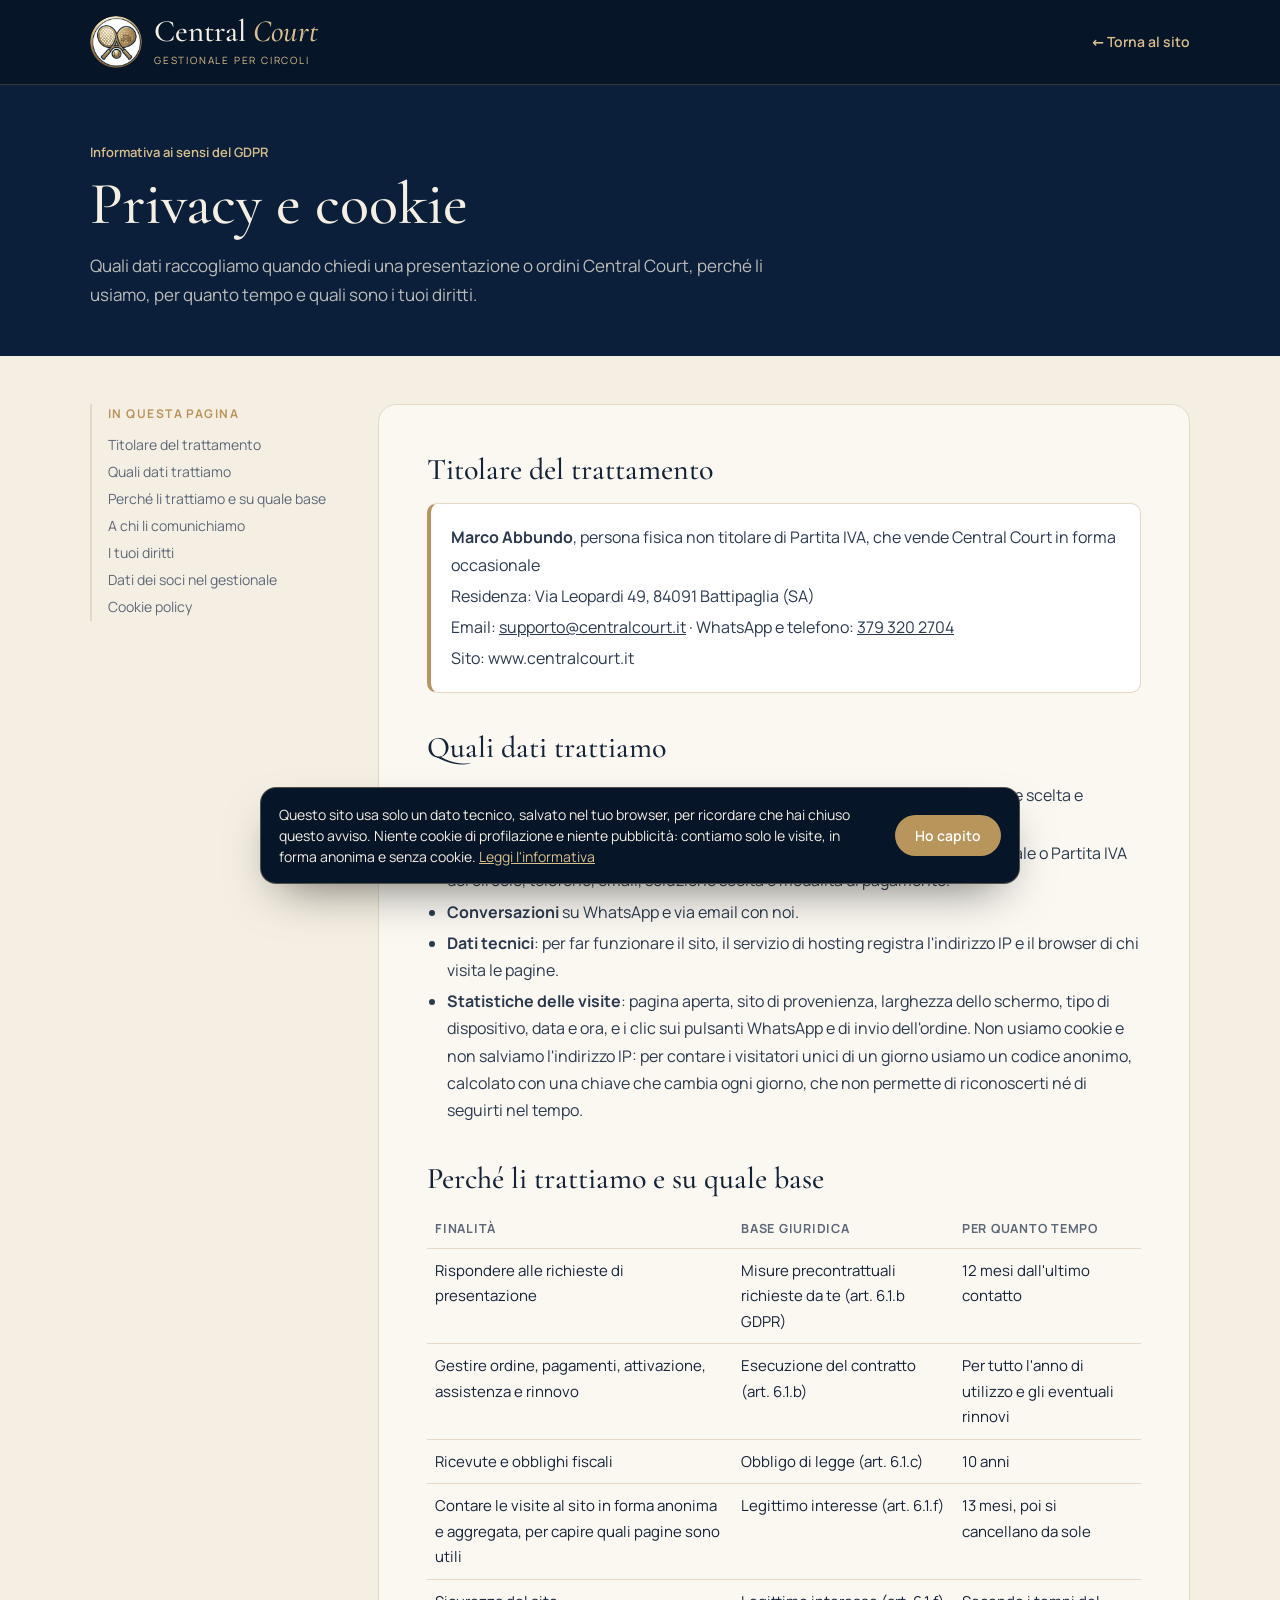
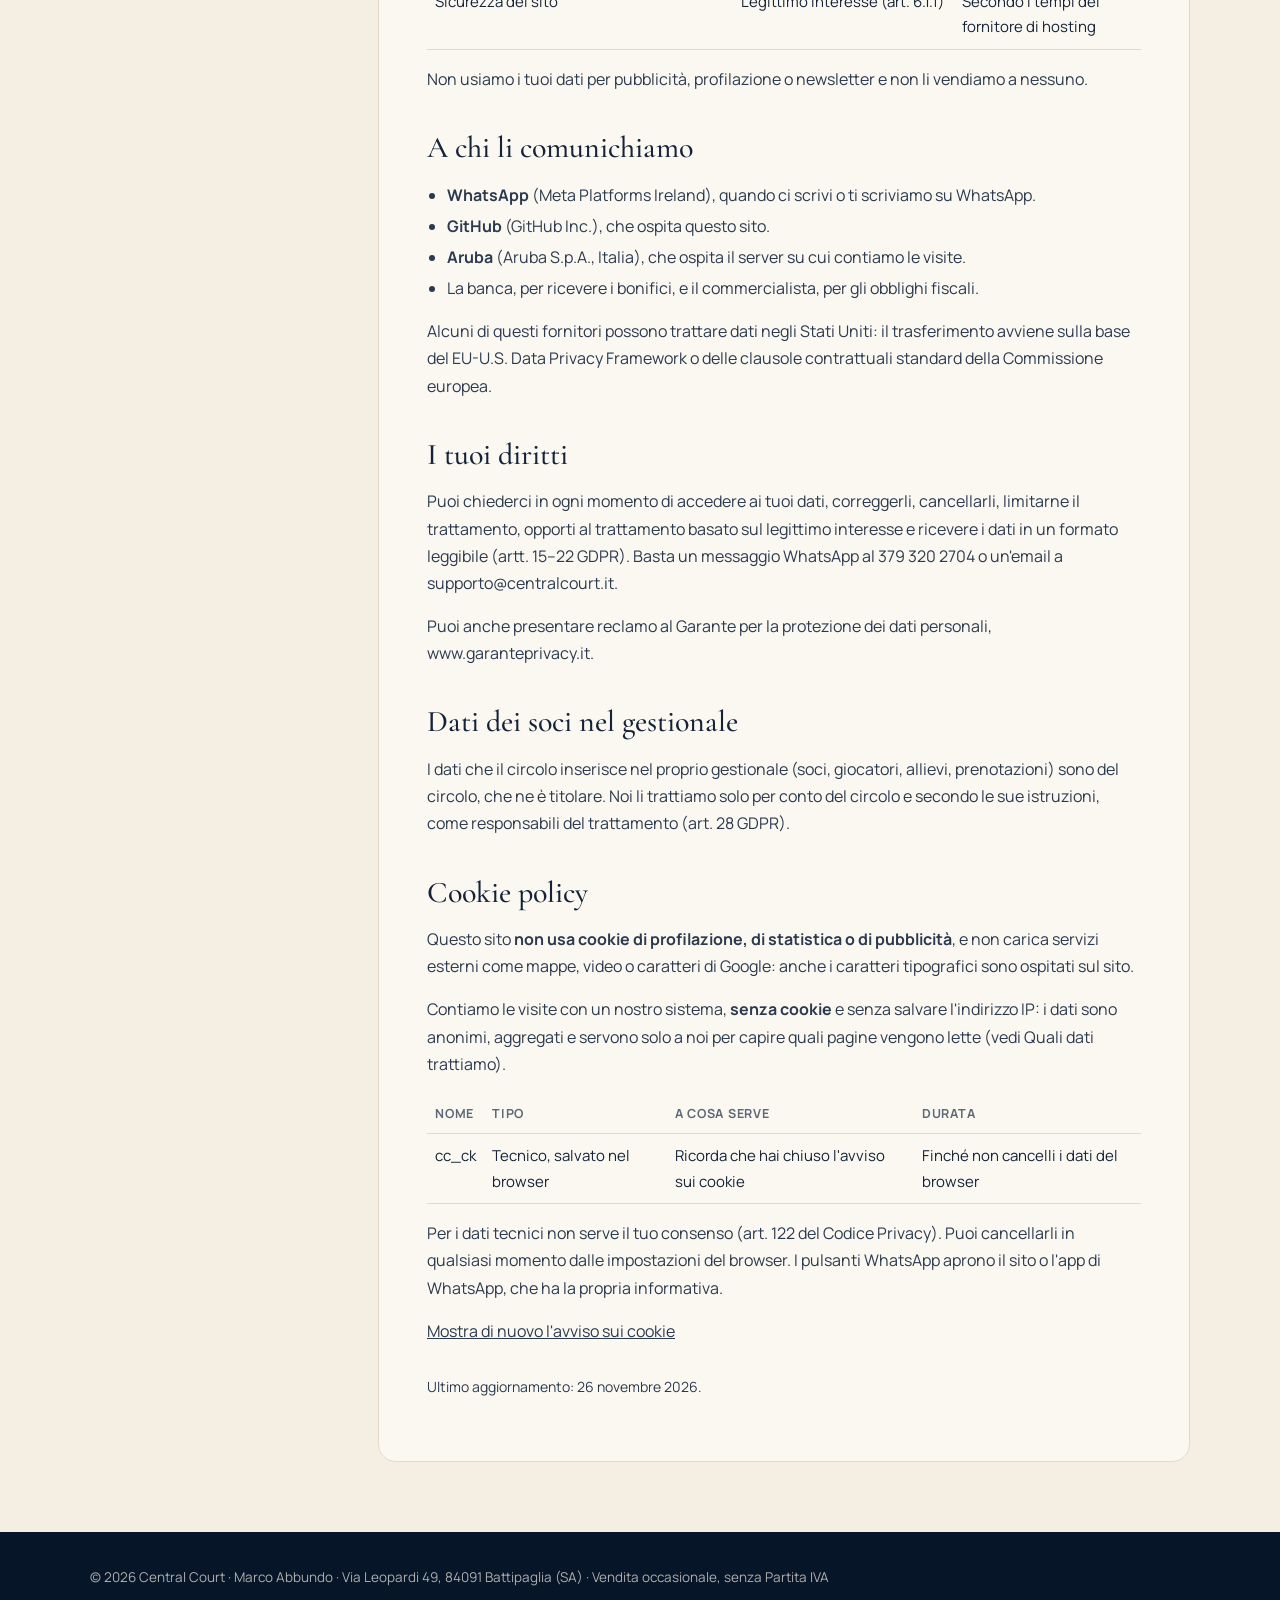
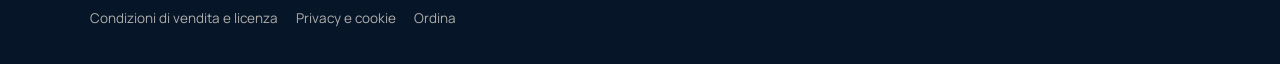
<file: privacy.html>
<!DOCTYPE html>
<html lang="it">
<head>
<meta charset="utf-8">
<meta name="viewport" content="width=device-width,initial-scale=1">
<title>Privacy e cookie · Central Court</title>
<meta name="description" content="Quali dati raccogliamo quando chiedi una presentazione o ordini Central Court, perché li usiamo, per quanto tempo e quali sono i tuoi diritti.">
<link rel="canonical" href="https://www.centralcourt.it/privacy.html">
<meta property="og:title" content="Privacy e cookie · Central Court"><meta property="og:description" content="Quali dati raccogliamo quando chiedi una presentazione o ordini Central Court, perché li usiamo, per quanto tempo e quali sono i tuoi diritti."><meta property="og:image" content="https://www.centralcourt.it/img/og-central-court.jpg"><meta property="og:url" content="https://www.centralcourt.it/privacy.html"><meta property="og:type" content="website"><meta property="og:locale" content="it_IT">
<link rel="icon" type="image/png" href="/img/favicon.png">
<link href="/fonts/fonts.css" rel="stylesheet">
<style>
:root{--navy:#0b1f3a;--deep:#071528;--cream:#f5efe3;--paper:#fbf8f2;--gold:#b8955a;--gold2:#d8bf8c;--ink:#142338;--soft:#5d6878;--line:#e3d9c6;--serif:'Cormorant Garamond',Georgia,serif;--sans:'Manrope',system-ui,-apple-system,'Segoe UI',sans-serif}
*{box-sizing:border-box}html{scroll-behavior:smooth}
body{margin:0;background:var(--cream);color:var(--ink);font:16px/1.7 var(--sans);-webkit-font-smoothing:antialiased}
a{color:inherit}.wrap{width:min(1100px,100% - 2*max(5vw,16px));margin:0 auto}
.top{background:var(--deep);border-bottom:1px solid rgba(216,191,140,.22)}
.top .wrap{display:flex;align-items:center;justify-content:space-between;height:84px;gap:16px}
.logo{display:flex;align-items:center;gap:12px;text-decoration:none;color:var(--cream)}
.logo img{width:52px;height:52px;border-radius:50%}
.logo b{font:500 31px/1 var(--serif);display:block}.logo b em{font-style:italic;color:var(--gold2)}.logo small{font-size:10px;letter-spacing:.18em;text-transform:uppercase;color:var(--gold2);display:block;margin-top:5px}
.back{color:var(--gold2);text-decoration:none;font-size:14px;font-weight:600}.back:hover{color:#fff}
.hero{background:var(--navy);color:var(--cream);padding:56px 0 46px}
.kick{font-size:13px;font-weight:600;color:var(--gold2);margin:0 0 10px}
h1{font:500 clamp(38px,5vw,60px)/1.05 var(--serif);margin:0}
.hero p.l{color:rgba(245,239,227,.75);max-width:680px;margin:16px 0 0;font-size:17px}
.lay{display:grid;grid-template-columns:240px 1fr;gap:48px;padding:48px 0 70px;align-items:start}
.toc{position:sticky;top:20px;font-size:14px;border-left:2px solid var(--line);padding-left:16px}
.toc b{display:block;font-size:12px;letter-spacing:.12em;text-transform:uppercase;color:var(--gold);margin-bottom:8px}
.toc a{display:block;text-decoration:none;color:var(--soft);padding:4px 0;line-height:1.35}.toc a:hover{color:var(--ink)}
.doc{background:var(--paper);border:1px solid var(--line);border-radius:18px;padding:clamp(24px,4vw,48px)}
.doc h2{font:500 30px/1.15 var(--serif);margin:38px 0 10px;scroll-margin-top:20px}.doc h2:first-child{margin-top:0}
.doc h3{font-size:16px;margin:22px 0 4px}
.doc p,.doc li{color:#2b3a4f}.doc ul{padding-left:20px}.doc li{margin:4px 0}
.box{background:#fff;border:1px solid var(--line);border-left:4px solid var(--gold);border-radius:10px;padding:16px 20px;margin:16px 0}
.box p{margin:4px 0}
table{width:100%;border-collapse:collapse;margin:12px 0;font-size:15px}td,th{border-bottom:1px solid var(--line);padding:9px 8px;text-align:left;vertical-align:top}th{font-size:12.5px;letter-spacing:.06em;text-transform:uppercase;color:var(--soft)}
.ph{background:#fde9b8;color:#142338;padding:0 4px;border-radius:4px}
.lay.one{grid-template-columns:1fr;max-width:860px}
.agg{color:var(--soft);font-size:14px;margin-top:30px}
footer{background:var(--deep);color:rgba(245,239,227,.7);padding:34px 0;font-size:13.5px}
footer .wrap{display:flex;justify-content:space-between;gap:18px;flex-wrap:wrap}footer a{text-decoration:none}footer a:hover{color:var(--gold2)}
footer nav{display:flex;gap:18px;flex-wrap:wrap}
.ck{position:fixed;left:16px;right:16px;bottom:16px;z-index:90;max-width:760px;margin:0 auto;background:var(--deep);color:var(--cream);border:1px solid rgba(216,191,140,.35);border-radius:16px;padding:16px 18px;display:none;gap:16px;align-items:center;box-shadow:0 20px 50px -20px rgba(0,0,0,.6);font-size:14px;line-height:1.5}
.ck.on{display:flex}.ck p{margin:0;flex:1}.ck a{color:var(--gold2)}
.ck button{background:var(--gold);color:#fff;border:0;border-radius:999px;padding:11px 20px;font:600 14px var(--sans);cursor:pointer;white-space:nowrap}
@media(max-width:820px){.lay{grid-template-columns:1fr}.toc{position:static}.ck{flex-direction:column;align-items:stretch}}
</style>
</head>
<body>
<header class="top"><div class="wrap"><a class="logo" href="/"><img src="/img/cc-logo-160.webp" alt="Logo Central Court" width="42" height="42"><span><b>Central <em>Court</em></b><small>Gestionale per circoli</small></span></a><a class="back" href="/">← Torna al sito</a></div></header>
<section class="hero"><div class="wrap"><p class="kick">Informativa ai sensi del GDPR</p><h1>Privacy e cookie</h1><p class="l">Quali dati raccogliamo quando chiedi una presentazione o ordini Central Court, perché li usiamo, per quanto tempo e quali sono i tuoi diritti.</p></div></section>
<div class="wrap lay"><nav class="toc"><b>In questa pagina</b><a href="#titolare">Titolare del trattamento</a><a href="#quali">Quali dati trattiamo</a><a href="#perche">Perché li trattiamo e su quale base</a><a href="#chi">A chi li comunichiamo</a><a href="#diritti">I tuoi diritti</a><a href="#soci">Dati dei soci nel gestionale</a><a href="#cookie">Cookie policy</a></nav><article class="doc"><h2 id="titolare">Titolare del trattamento</h2><div class="box"><p><b>Marco Abbundo</b>, persona fisica non titolare di Partita IVA, che vende Central Court in forma occasionale</p>
<p>Residenza: Via Leopardi 49, 84091 Battipaglia (SA)</p>
<p>Email: <a href="mailto:supporto@centralcourt.it">supporto@centralcourt.it</a> · WhatsApp e telefono: <a href="https://wa.me/393793202704">379 320 2704</a></p>
<p>Sito: www.centralcourt.it</p></div><h2 id="quali">Quali dati trattiamo</h2><ul><li><b>Richiesta di presentazione</b>: nome, nome del circolo, telefono, sport, soluzione scelta e messaggio.</li>
<li><b>Ordine</b>: nome e cognome del referente, denominazione, indirizzo e codice fiscale o Partita IVA del circolo, telefono, email, soluzione scelta e modalità di pagamento.</li>
<li><b>Conversazioni</b> su WhatsApp e via email con noi.</li>
<li><b>Dati tecnici</b>: per far funzionare il sito, il servizio di hosting registra l'indirizzo IP e il browser di chi visita le pagine.</li>
<li><b>Statistiche delle visite</b>: pagina aperta, sito di provenienza, larghezza dello schermo, tipo di dispositivo, data e ora, e i clic sui pulsanti WhatsApp e di invio dell'ordine. Non usiamo cookie e non salviamo l'indirizzo IP: per contare i visitatori unici di un giorno usiamo un codice anonimo, calcolato con una chiave che cambia ogni giorno, che non permette di riconoscerti né di seguirti nel tempo.</li></ul>

<h2 id="perche">Perché li trattiamo e su quale base</h2><table><tr><th>Finalità</th><th>Base giuridica</th><th>Per quanto tempo</th></tr>
<tr><td>Rispondere alle richieste di presentazione</td><td>Misure precontrattuali richieste da te (art. 6.1.b GDPR)</td><td>12 mesi dall'ultimo contatto</td></tr>
<tr><td>Gestire ordine, pagamenti, attivazione, assistenza e rinnovo</td><td>Esecuzione del contratto (art. 6.1.b)</td><td>Per tutto l'anno di utilizzo e gli eventuali rinnovi</td></tr>
<tr><td>Ricevute e obblighi fiscali</td><td>Obbligo di legge (art. 6.1.c)</td><td>10 anni</td></tr>
<tr><td>Contare le visite al sito in forma anonima e aggregata, per capire quali pagine sono utili</td><td>Legittimo interesse (art. 6.1.f)</td><td>13 mesi, poi si cancellano da sole</td></tr>
<tr><td>Sicurezza del sito</td><td>Legittimo interesse (art. 6.1.f)</td><td>Secondo i tempi del fornitore di hosting</td></tr></table>
<p>Non usiamo i tuoi dati per pubblicità, profilazione o newsletter e non li vendiamo a nessuno.</p><h2 id="chi">A chi li comunichiamo</h2><ul><li><b>WhatsApp</b> (Meta Platforms Ireland), quando ci scrivi o ti scriviamo su WhatsApp.</li>
<li><b>GitHub</b> (GitHub Inc.), che ospita questo sito.</li>
<li><b>Aruba</b> (Aruba S.p.A., Italia), che ospita il server su cui contiamo le visite.</li>
<li>La banca, per ricevere i bonifici, e il commercialista, per gli obblighi fiscali.</li></ul>
<p>Alcuni di questi fornitori possono trattare dati negli Stati Uniti: il trasferimento avviene sulla base del EU-U.S. Data Privacy Framework o delle clausole contrattuali standard della Commissione europea.</p><h2 id="diritti">I tuoi diritti</h2><p>Puoi chiederci in ogni momento di accedere ai tuoi dati, correggerli, cancellarli, limitarne il trattamento, opporti al trattamento basato sul legittimo interesse e ricevere i dati in un formato leggibile (artt. 15–22 GDPR). Basta un messaggio WhatsApp al 379 320 2704 o un'email a supporto@centralcourt.it.</p>
<p>Puoi anche presentare reclamo al Garante per la protezione dei dati personali, www.garanteprivacy.it.</p><h2 id="soci">Dati dei soci nel gestionale</h2><p>I dati che il circolo inserisce nel proprio gestionale (soci, giocatori, allievi, prenotazioni) sono del circolo, che ne è titolare. Noi li trattiamo solo per conto del circolo e secondo le sue istruzioni, come responsabili del trattamento (art. 28 GDPR).</p><h2 id="cookie">Cookie policy</h2><p>Questo sito <b>non usa cookie di profilazione, di statistica o di pubblicità</b>, e non carica servizi esterni come mappe, video o caratteri di Google: anche i caratteri tipografici sono ospitati sul sito.</p>
<p>Contiamo le visite con un nostro sistema, <b>senza cookie</b> e senza salvare l'indirizzo IP: i dati sono anonimi, aggregati e servono solo a noi per capire quali pagine vengono lette (vedi Quali dati trattiamo).</p>
<table><tr><th>Nome</th><th>Tipo</th><th>A cosa serve</th><th>Durata</th></tr>
<tr><td>cc_ck</td><td>Tecnico, salvato nel browser</td><td>Ricorda che hai chiuso l'avviso sui cookie</td><td>Finché non cancelli i dati del browser</td></tr></table>
<p>Per i dati tecnici non serve il tuo consenso (art. 122 del Codice Privacy). Puoi cancellarli in qualsiasi momento dalle impostazioni del browser. I pulsanti WhatsApp aprono il sito o l'app di WhatsApp, che ha la propria informativa.</p>
<p><a href="#" data-ck>Mostra di nuovo l'avviso sui cookie</a></p><p class="agg">Ultimo aggiornamento: 26 novembre 2026.</p></article></div>
<footer><div class="wrap"><span>© 2026 Central Court · Marco Abbundo · Via Leopardi 49, 84091 Battipaglia (SA) · Vendita occasionale, senza Partita IVA</span>
<nav><a href="/condizioni-di-vendita.html">Condizioni di vendita e licenza</a><a href="/privacy.html">Privacy e cookie</a><a href="/ordina.html">Ordina</a></nav></div></footer>
<div class="ck" id="ck" role="dialog" aria-label="Informativa cookie"><p>Questo sito usa solo un dato tecnico, salvato nel tuo browser, per ricordare che hai chiuso questo avviso. Niente cookie di profilazione e niente pubblicità: contiamo solo le visite, in forma anonima e senza cookie. <a href="/privacy.html#cookie">Leggi l'informativa</a></p><button id="ckOk">Ho capito</button></div>
<script>{const c=document.getElementById('ck');let ok=false;try{ok=localStorage.getItem('cc_ck')==='1'}catch(e){}if(!ok)c.classList.add('on');document.getElementById('ckOk').onclick=()=>{try{localStorage.setItem('cc_ck','1')}catch(e){}c.classList.remove('on')};document.querySelectorAll('[data-ck]').forEach(a=>a.onclick=e=>{e.preventDefault();c.classList.add('on')})}</script>

<script src="/cc.js" defer></script></body>
</html>
</file>
<file: fonts/fonts.css>
@font-face{font-family:'Cormorant Garamond';font-style:normal;font-weight:400;font-display:swap;src:url(/fonts/cormorant-garamond-latin-400-normal.woff2) format('woff2');unicode-range:U+0000-00FF,U+0131,U+0152-0153,U+02BB-02BC,U+02C6,U+02DA,U+02DC,U+0304,U+0308,U+0329,U+2000-206F,U+20AC,U+2122,U+2191,U+2193,U+2212,U+2215,U+FEFF,U+FFFD}
@font-face{font-family:'Cormorant Garamond';font-style:italic;font-weight:400;font-display:swap;src:url(/fonts/cormorant-garamond-latin-400-italic.woff2) format('woff2');unicode-range:U+0000-00FF,U+0131,U+0152-0153,U+02BB-02BC,U+02C6,U+02DA,U+02DC,U+0304,U+0308,U+0329,U+2000-206F,U+20AC,U+2122,U+2191,U+2193,U+2212,U+2215,U+FEFF,U+FFFD}
@font-face{font-family:'Cormorant Garamond';font-style:normal;font-weight:500;font-display:swap;src:url(/fonts/cormorant-garamond-latin-500-normal.woff2) format('woff2');unicode-range:U+0000-00FF,U+0131,U+0152-0153,U+02BB-02BC,U+02C6,U+02DA,U+02DC,U+0304,U+0308,U+0329,U+2000-206F,U+20AC,U+2122,U+2191,U+2193,U+2212,U+2215,U+FEFF,U+FFFD}
@font-face{font-family:'Cormorant Garamond';font-style:italic;font-weight:500;font-display:swap;src:url(/fonts/cormorant-garamond-latin-500-italic.woff2) format('woff2');unicode-range:U+0000-00FF,U+0131,U+0152-0153,U+02BB-02BC,U+02C6,U+02DA,U+02DC,U+0304,U+0308,U+0329,U+2000-206F,U+20AC,U+2122,U+2191,U+2193,U+2212,U+2215,U+FEFF,U+FFFD}
@font-face{font-family:'Cormorant Garamond';font-style:normal;font-weight:600;font-display:swap;src:url(/fonts/cormorant-garamond-latin-600-normal.woff2) format('woff2');unicode-range:U+0000-00FF,U+0131,U+0152-0153,U+02BB-02BC,U+02C6,U+02DA,U+02DC,U+0304,U+0308,U+0329,U+2000-206F,U+20AC,U+2122,U+2191,U+2193,U+2212,U+2215,U+FEFF,U+FFFD}
@font-face{font-family:'Cormorant Garamond';font-style:italic;font-weight:600;font-display:swap;src:url(/fonts/cormorant-garamond-latin-600-italic.woff2) format('woff2');unicode-range:U+0000-00FF,U+0131,U+0152-0153,U+02BB-02BC,U+02C6,U+02DA,U+02DC,U+0304,U+0308,U+0329,U+2000-206F,U+20AC,U+2122,U+2191,U+2193,U+2212,U+2215,U+FEFF,U+FFFD}
@font-face{font-family:'Manrope';font-style:normal;font-weight:300;font-display:swap;src:url(/fonts/manrope-latin-300-normal.woff2) format('woff2');unicode-range:U+0000-00FF,U+0131,U+0152-0153,U+02BB-02BC,U+02C6,U+02DA,U+02DC,U+0304,U+0308,U+0329,U+2000-206F,U+20AC,U+2122,U+2191,U+2193,U+2212,U+2215,U+FEFF,U+FFFD}
@font-face{font-family:'Manrope';font-style:normal;font-weight:400;font-display:swap;src:url(/fonts/manrope-latin-400-normal.woff2) format('woff2');unicode-range:U+0000-00FF,U+0131,U+0152-0153,U+02BB-02BC,U+02C6,U+02DA,U+02DC,U+0304,U+0308,U+0329,U+2000-206F,U+20AC,U+2122,U+2191,U+2193,U+2212,U+2215,U+FEFF,U+FFFD}
@font-face{font-family:'Manrope';font-style:normal;font-weight:500;font-display:swap;src:url(/fonts/manrope-latin-500-normal.woff2) format('woff2');unicode-range:U+0000-00FF,U+0131,U+0152-0153,U+02BB-02BC,U+02C6,U+02DA,U+02DC,U+0304,U+0308,U+0329,U+2000-206F,U+20AC,U+2122,U+2191,U+2193,U+2212,U+2215,U+FEFF,U+FFFD}
@font-face{font-family:'Manrope';font-style:normal;font-weight:600;font-display:swap;src:url(/fonts/manrope-latin-600-normal.woff2) format('woff2');unicode-range:U+0000-00FF,U+0131,U+0152-0153,U+02BB-02BC,U+02C6,U+02DA,U+02DC,U+0304,U+0308,U+0329,U+2000-206F,U+20AC,U+2122,U+2191,U+2193,U+2212,U+2215,U+FEFF,U+FFFD}
@font-face{font-family:'Manrope';font-style:normal;font-weight:700;font-display:swap;src:url(/fonts/manrope-latin-700-normal.woff2) format('woff2');unicode-range:U+0000-00FF,U+0131,U+0152-0153,U+02BB-02BC,U+02C6,U+02DA,U+02DC,U+0304,U+0308,U+0329,U+2000-206F,U+20AC,U+2122,U+2191,U+2193,U+2212,U+2215,U+FEFF,U+FFFD}
@font-face{font-family:'Bricolage Grotesque';font-style:normal;font-weight:200 800;font-stretch:75% 100%;font-display:swap;src:url(/fonts/bricolage-grotesque-latin-opsz-normal.woff2) format('woff2-variations');unicode-range:U+0000-00FF,U+0131,U+0152-0153,U+02BB-02BC,U+02C6,U+02DA,U+02DC,U+0304,U+0308,U+0329,U+2000-206F,U+20AC,U+2122,U+2191,U+2193,U+2212,U+2215,U+FEFF,U+FFFD}
@font-face{font-family:'Inter';font-style:normal;font-weight:100 900;font-display:swap;src:url(/fonts/inter-latin-wght-normal.woff2) format('woff2-variations');unicode-range:U+0000-00FF,U+0131,U+0152-0153,U+02BB-02BC,U+02C6,U+02DA,U+02DC,U+0304,U+0308,U+0329,U+2000-206F,U+20AC,U+2122,U+2191,U+2193,U+2212,U+2215,U+FEFF,U+FFFD}
</file>
